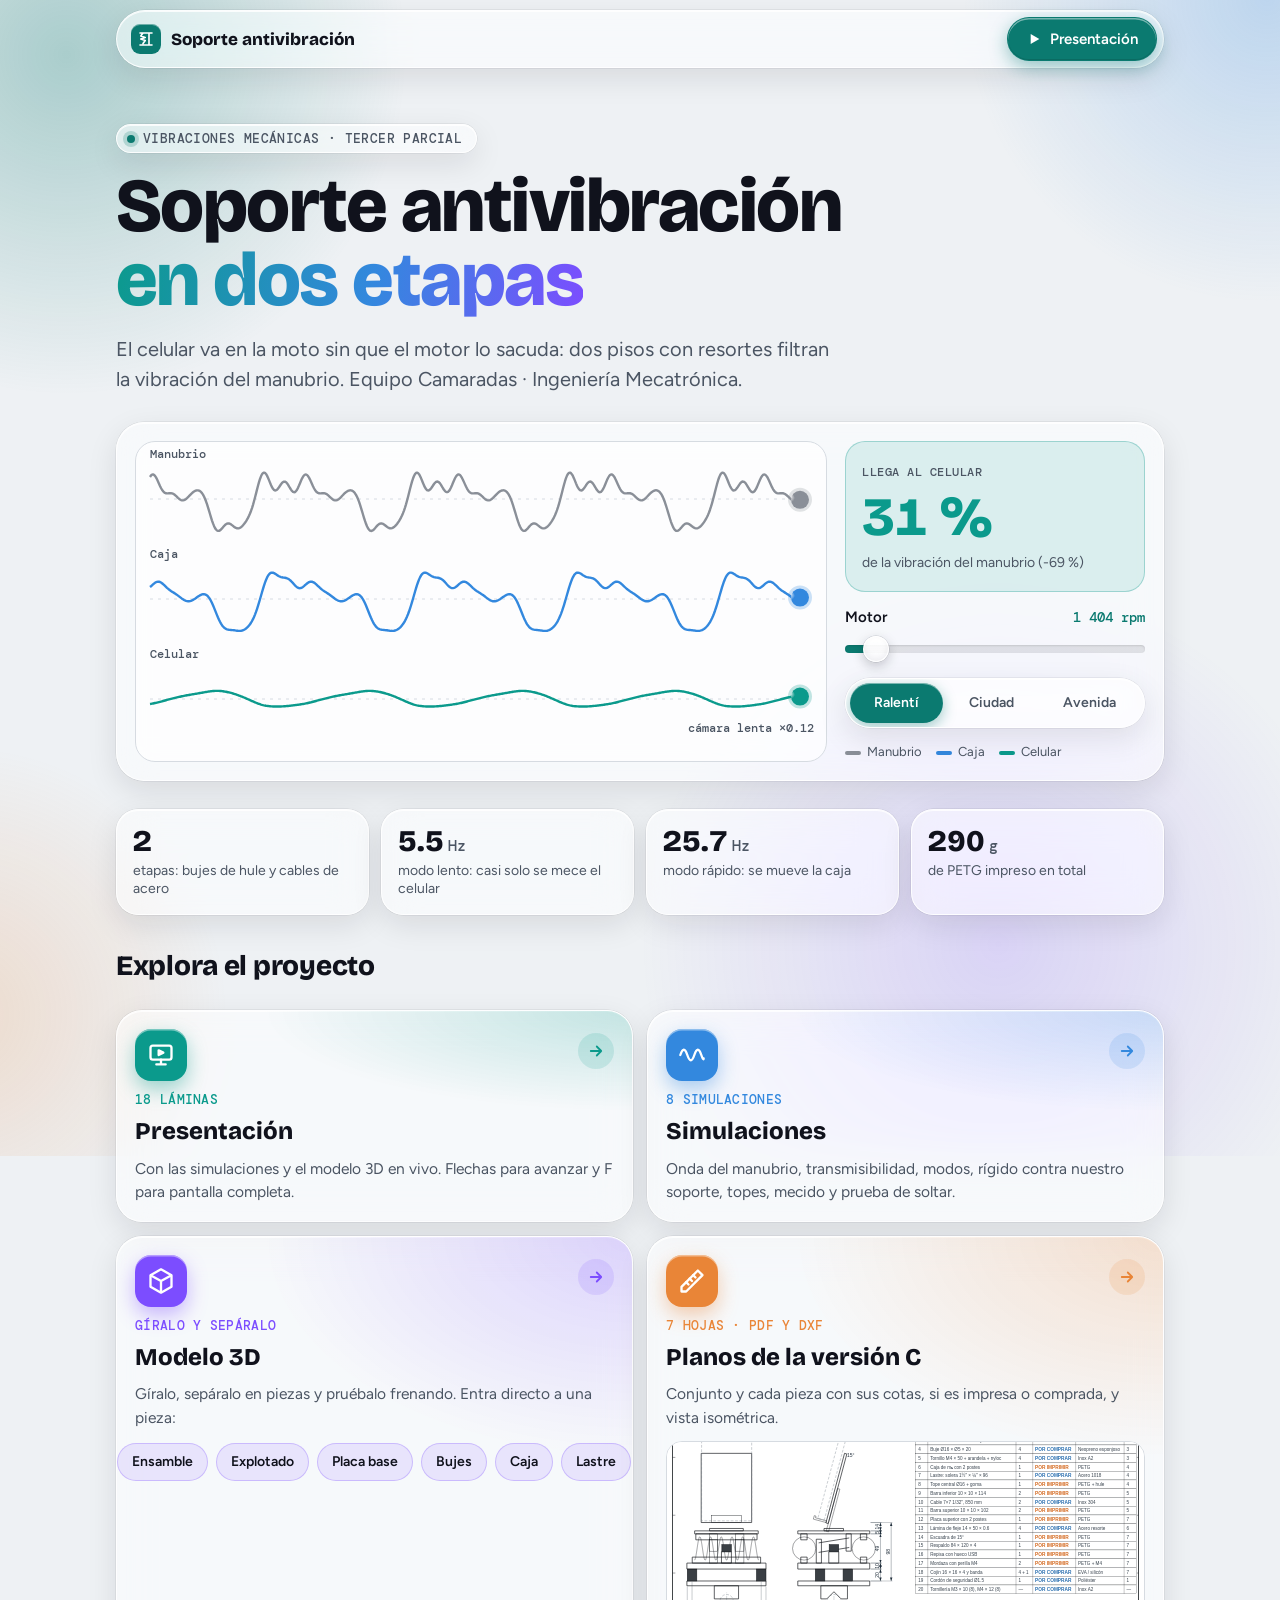
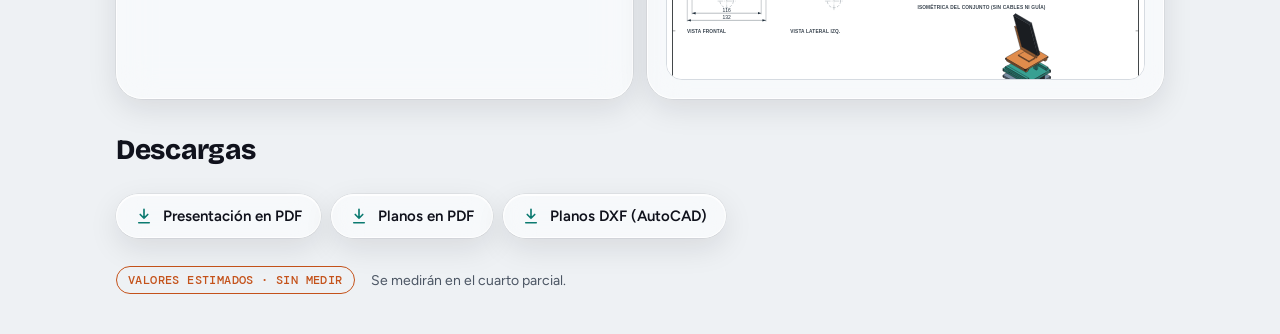
<file: index.html>
<!doctype html>
<html lang="es">
<head>
<meta charset="utf-8">
<meta name="viewport" content="width=device-width,initial-scale=1,viewport-fit=cover">
<title>Soporte antivibración</title>
<meta name="description" content="Soporte antivibración en dos etapas para celular en moto. Vibraciones Mecánicas · Equipo Camaradas.">
<link rel="preconnect" href="https://fonts.googleapis.com">
<link rel="preconnect" href="https://fonts.gstatic.com" crossorigin>
<link rel="stylesheet" href="https://fonts.googleapis.com/css2?family=Bricolage+Grotesque:opsz,wght@12..96,600;12..96,800&family=Figtree:wght@400;500;600;700&family=DM+Mono:wght@500&display=swap">
<link rel="stylesheet" href="estilo/vidrio.css">
<style>
/* Portada: fondo de color con vidrio encima (como la app de Teoría Musical). Arriba la idea y una demo en vivo
   (el motor mueve el manubrio y se ve cuánto llega al celular); abajo, tarjetas para entrar a cada parte. */
:root{--bg:#eef1f4;--panel:#ffffff;--ink:#10121c;--muted:#4b5563;--line:#d6dbe1;--chip:#e9edf1;
  --accent:#0b7a70;--accent-ink:#ffffff;--man:#8a8f98;--caja:#3388de;--cel:#0b9a8c;--warn:#c4521a;
  --c-pres:#0b9a8c;--c-sim:#3388de;--c-3d:#7c4dff;--c-plan:#e98537;
  --titulo:'Bricolage Grotesque','Figtree',system-ui,sans-serif;--texto:'Figtree',system-ui,-apple-system,'Segoe UI',sans-serif;--dato:'DM Mono',ui-monospace,Menlo,monospace;
  color-scheme:light}
@media (prefers-color-scheme:dark){:root:not([data-theme="light"]){--bg:#0d1116;--panel:#161c22;--ink:#eef2f5;--muted:#a3afb9;--line:#2a333b;--chip:#222a31;
  --accent:#4fd1bf;--accent-ink:#06201d;--man:#9aa3ad;--caja:#6aaef0;--cel:#4fd1bf;--warn:#f59a62;color-scheme:dark}}
:root[data-theme="dark"]{--bg:#0d1116;--panel:#161c22;--ink:#eef2f5;--muted:#a3afb9;--line:#2a333b;--chip:#222a31;
  --accent:#4fd1bf;--accent-ink:#06201d;--man:#9aa3ad;--caja:#6aaef0;--cel:#4fd1bf;--warn:#f59a62;color-scheme:dark}
*{box-sizing:border-box}
html{-webkit-text-size-adjust:100%}
body{margin:0;background:var(--bg);color:var(--ink);font:400 17px/1.5 var(--texto);min-height:100vh;overflow-x:hidden}
a{color:inherit}
:focus-visible{outline:3px solid var(--accent);outline-offset:3px;border-radius:12px}
.wrap{max-width:1080px;margin:0 auto;padding:0 max(16px,env(safe-area-inset-left,0px)) calc(40px + env(safe-area-inset-bottom,0px)) max(16px,env(safe-area-inset-right,0px));display:flex;flex-direction:column;gap:28px}

/* Barra de arriba: una píldora de vidrio que flota */
.top{position:sticky;top:calc(10px + env(safe-area-inset-top,0px));z-index:10;margin-top:calc(10px + env(safe-area-inset-top,0px));
  display:flex;align-items:center;justify-content:space-between;gap:12px;border-radius:999px;padding:6px 6px 6px 14px}
.marca{display:flex;align-items:center;gap:10px;font:800 17px/1 var(--titulo);text-decoration:none;min-width:0}
.marca span{white-space:nowrap;overflow:hidden;text-overflow:ellipsis}
.logo{width:30px;height:30px;flex:none;border-radius:9px;background:var(--accent);display:grid;place-items:center;box-shadow:inset 0 1px 0 rgb(255 255 255/.4)}
.btn{display:inline-flex;align-items:center;justify-content:center;gap:8px;min-height:44px;padding:0 18px;border-radius:999px;
  font:600 15px/1 var(--texto);text-decoration:none;white-space:nowrap;border:1px solid transparent;cursor:pointer;
  transition:transform .35s var(--spring),box-shadow .25s}
.btn:active{transform:scale(.95)}
.btn.prim{background:var(--accent);color:var(--accent-ink);box-shadow:inset 0 1.5px 0 rgb(255 255 255/.45),inset 0 -1px 0 rgb(0 0 0/.12),0 6px 18px color-mix(in srgb,var(--accent) 40%,transparent)}
.btn.glass{background:var(--glass-bg);border-color:var(--glass-brd);box-shadow:var(--glass-shadow);-webkit-backdrop-filter:blur(14px) saturate(160%);backdrop-filter:blur(14px) saturate(160%)}

/* Portada */
.hero{display:flex;flex-direction:column;gap:16px;padding-top:28px}
.eyebrow{align-self:flex-start;display:inline-flex;align-items:center;gap:8px;border-radius:999px;padding:7px 14px 7px 10px;font:500 13px/1 var(--dato);letter-spacing:.4px;text-transform:uppercase;color:var(--muted)}
.eyebrow i{width:8px;height:8px;border-radius:50%;background:var(--accent);box-shadow:0 0 0 4px color-mix(in srgb,var(--accent) 22%,transparent);animation:latido 1.6s ease-in-out infinite}
@keyframes latido{50%{box-shadow:0 0 0 7px color-mix(in srgb,var(--accent) 0%,transparent)}}
h1{margin:0;font:800 clamp(40px,9vw,76px)/.98 var(--titulo);letter-spacing:-.02em;text-wrap:balance}
h1 em{font-style:normal;background:linear-gradient(100deg,var(--c-pres),var(--c-sim) 55%,var(--c-3d));-webkit-background-clip:text;background-clip:text;color:transparent}
.lead{margin:0;font-size:clamp(17px,2.4vw,20px);color:var(--muted);max-width:56ch;text-wrap:pretty}
.acciones{display:flex;flex-wrap:wrap;gap:10px;margin-top:4px}

/* Demo en vivo */
.demo{border-radius:28px;padding:18px;display:grid;grid-template-columns:minmax(0,1fr) 300px;gap:18px}
.lanes{position:relative;min-width:0;border-radius:20px;background:color-mix(in srgb,var(--panel) 70%,transparent);border:1px solid var(--line);overflow:hidden}
#cv{display:block;width:100%;height:300px}
.side{display:flex;flex-direction:column;gap:14px;min-width:0}
.big{border-radius:20px;padding:16px;background:color-mix(in srgb,var(--cel) 12%,transparent);border:1px solid color-mix(in srgb,var(--cel) 30%,transparent)}
.big .k{font:500 12px/1 var(--dato);letter-spacing:.5px;text-transform:uppercase;color:var(--muted)}
.big b{display:block;font:800 54px/1 var(--titulo);color:var(--cel);font-variant-numeric:tabular-nums;margin:8px 0 4px;transition:color .3s}
.big b.mal{color:var(--warn)}
.big span{font-size:14px;color:var(--muted)}
.ctl{display:flex;flex-direction:column;gap:6px}
.ctl .fila{display:flex;justify-content:space-between;align-items:baseline;font-weight:600;font-size:15px}
.ctl output{font:500 14px/1 var(--dato);color:var(--accent);font-variant-numeric:tabular-nums}
.seg{font:600 14px/1 var(--texto)}
.seg>button{min-height:40px;padding:0 14px;cursor:pointer;font:inherit;flex:1 0 auto!important}
.ley{display:flex;flex-wrap:wrap;gap:6px 14px;font-size:13px;color:var(--muted)}
.ley i{display:inline-block;width:16px;height:4px;border-radius:2px;vertical-align:middle;margin-right:6px}

/* Números clave */
.datos{display:grid;grid-template-columns:repeat(4,minmax(0,1fr));gap:12px}
.dato{border-radius:22px;padding:16px}
.dato b{display:block;font:800 30px/1 var(--titulo);font-variant-numeric:tabular-nums}
.dato b small{font:500 15px/1 var(--dato);color:var(--muted);margin-left:4px}
.dato span{display:block;margin-top:6px;font-size:14px;color:var(--muted);line-height:1.3}

/* Tarjetas para entrar */
h2{margin:8px 0 0;font:800 28px/1.1 var(--titulo);letter-spacing:-.01em}
.cards{display:grid;grid-template-columns:repeat(2,minmax(0,1fr));gap:14px}
.card{--c:var(--accent);position:relative;display:flex;flex-direction:column;gap:12px;border-radius:26px;padding:18px;text-decoration:none;color:var(--ink);overflow:hidden;
  transition:transform .45s var(--spring),box-shadow .3s}
.card::before{content:'';position:absolute;inset:0;background:radial-gradient(120% 80% at 100% 0%,color-mix(in srgb,var(--c) 22%,transparent),transparent 60%);pointer-events:none}
@media (hover:hover){a.card:hover,.card.hov:hover{transform:translateY(-4px)}}
a.card:active{transform:scale(.98)}
.card .ic{position:relative;width:52px;height:52px;border-radius:16px;background:var(--c);display:grid;place-items:center;color:#fff;
  box-shadow:inset 0 1.5px 0 rgb(255 255 255/.45),0 8px 20px color-mix(in srgb,var(--c) 40%,transparent)}
.card .ic svg{width:28px;height:28px}
.card h3{position:relative;margin:0;font:800 24px/1.1 var(--titulo)}
.card p{position:relative;margin:0;color:var(--muted);font-size:15.5px}
.card .ir{position:absolute;right:18px;top:22px;width:36px;height:36px;border-radius:50%;display:grid;place-items:center;color:var(--c);background:color-mix(in srgb,var(--c) 14%,transparent);transition:transform .45s var(--spring)}
@media (hover:hover){.card:hover .ir{transform:translateX(4px)}}
.card .meta{position:relative;font:500 13px/1 var(--dato);color:var(--c);letter-spacing:.3px;text-transform:uppercase}
.card.pres{--c:var(--c-pres)}.card.sim{--c:var(--c-sim)}.card.m3d{--c:var(--c-3d)}.card.plan{--c:var(--c-plan)}
.thumb{position:relative;border-radius:16px;overflow:hidden;background:#fff;border:1px solid var(--line);aspect-ratio:16/8}
.thumb img{width:100%;height:100%;object-fit:cover;object-position:center 40%;display:block}
.vistas{position:relative;display:flex;gap:8px;overflow-x:auto;scrollbar-width:none;margin:0 -18px;padding:2px 18px 4px;scroll-snap-type:x proximity}
.vistas::-webkit-scrollbar{display:none}
.vistas a{flex:none;scroll-snap-align:start;min-height:38px;display:inline-flex;align-items:center;padding:0 14px;border-radius:999px;font:600 14px/1 var(--texto);text-decoration:none;
  background:color-mix(in srgb,var(--c) 12%,transparent);color:var(--ink);border:1px solid color-mix(in srgb,var(--c) 28%,transparent);transition:transform .3s var(--spring),background .2s}
.vistas a:active{transform:scale(.94)}
@media (hover:hover){.vistas a:hover{background:color-mix(in srgb,var(--c) 22%,transparent)}}
.stretch{position:absolute;inset:0;z-index:0}

/* Descargas y pie */
.descargas{display:flex;flex-wrap:wrap;gap:10px}
.descargas a{gap:10px}
.descargas svg{width:18px;height:18px;color:var(--accent)}
footer{display:flex;flex-wrap:wrap;align-items:center;gap:10px 16px;color:var(--muted);font-size:14px}
.tag{font:500 12px/1 var(--dato);letter-spacing:.4px;text-transform:uppercase;color:var(--warn);border:1px solid currentColor;border-radius:999px;padding:7px 11px}

/* Aparecer al cargar */
.sube{animation:sube .7s var(--ease) both}
@keyframes sube{from{opacity:0;transform:translateY(18px)}}
@media (prefers-reduced-motion:reduce){.sube{animation:none}.eyebrow i{animation:none}}

@media (max-width:820px){
  .demo{grid-template-columns:minmax(0,1fr);padding:14px;border-radius:24px}
  #cv{height:240px}
  .datos{grid-template-columns:repeat(2,minmax(0,1fr))}
  .cards{grid-template-columns:minmax(0,1fr)}
  .top .btn{padding:0 14px}
}
@media (max-width:400px){.top .btn span{display:none}.big b{font-size:46px}}
</style>
</head>
<body>
<div class="fondo-color" aria-hidden="true"></div>
<div class="wrap">

<header class="top vidrio">
  <a class="marca" href="#" aria-label="Soporte antivibración, inicio">
    <span class="logo" aria-hidden="true"><svg width="18" height="18" viewBox="0 0 24 24" fill="none" stroke="#fff" stroke-width="2.2" stroke-linecap="round" stroke-linejoin="round"><path d="M4 4h16M4 20h16M8 4l-3 4 6 2-6 2 6 2-3 4M16 4v16"/></svg></span>
    <span>Soporte antivibración</span>
  </a>
  <a class="btn prim" href="presentacion.html"><svg width="16" height="16" viewBox="0 0 24 24" fill="currentColor" aria-hidden="true"><path d="M7 4.5v15l13-7.5z"/></svg><span>Presentación</span></a>
</header>

<section class="hero">
  <span class="eyebrow vidrio sube"><i></i>Vibraciones Mecánicas · Tercer parcial</span>
  <h1 class="sube" style="animation-delay:.05s">Soporte antivibración <em>en dos etapas</em></h1>
  <p class="lead sube" style="animation-delay:.1s">El celular va en la moto sin que el motor lo sacuda: dos pisos con resortes filtran la vibración del manubrio. Equipo Camaradas · Ingeniería Mecatrónica.</p>
</section>

<section class="demo vidrio sube" style="animation-delay:.15s" aria-label="Demo: cuánto llega al celular">
  <div class="lanes"><canvas id="cv" aria-label="La vibración del manubrio, de la caja y del celular en el tiempo"></canvas></div>
  <div class="side">
    <div class="big"><span class="k">Llega al celular</span><b id="pct">—</b><span id="pctTxt">de la vibración del manubrio</span></div>
    <div class="ctl">
      <label class="fila" for="rpm">Motor <output id="rpmv">1 404 rpm</output></label>
      <input id="rpm" type="range" min="1000" max="7200" step="20" value="1404" aria-describedby="rpmv">
    </div>
    <div class="seg vidrio" id="presets" role="group" aria-label="Régimen del motor">
      <button type="button" data-rpm="1404">Ralentí</button><button type="button" data-rpm="3000">Ciudad</button><button type="button" data-rpm="6000">Avenida</button>
    </div>
    <div class="ley"><span><i style="background:var(--man)"></i>Manubrio</span><span><i style="background:var(--caja)"></i>Caja</span><span><i style="background:var(--cel)"></i>Celular</span></div>
  </div>
</section>

<section class="datos" aria-label="Números clave">
  <div class="dato vidrio sube" style="animation-delay:.2s"><b>2</b><span>etapas: bujes de hule y cables de acero</span></div>
  <div class="dato vidrio sube" style="animation-delay:.24s"><b id="f1">5.5<small>Hz</small></b><span>modo lento: casi solo se mece el celular</span></div>
  <div class="dato vidrio sube" style="animation-delay:.28s"><b id="f2">25.7<small>Hz</small></b><span>modo rápido: se mueve la caja</span></div>
  <div class="dato vidrio sube" style="animation-delay:.32s"><b>290<small>g</small></b><span>de PETG impreso en total</span></div>
</section>

<h2>Explora el proyecto</h2>
<section class="cards">
  <a class="card pres vidrio" href="presentacion.html">
    <span class="ir" aria-hidden="true"><svg width="18" height="18" viewBox="0 0 24 24" fill="none" stroke="currentColor" stroke-width="2.4" stroke-linecap="round" stroke-linejoin="round"><path d="M5 12h14M13 6l6 6-6 6"/></svg></span>
    <span class="ic" aria-hidden="true"><svg viewBox="0 0 24 24" fill="none" stroke="currentColor" stroke-width="2" stroke-linecap="round" stroke-linejoin="round"><rect x="3" y="4" width="18" height="12" rx="2"/><path d="M12 16v4M8 20h8M10 8l4 2-4 2z"/></svg></span>
    <span class="meta">18 láminas</span>
    <h3>Presentación</h3>
    <p>Con las simulaciones y el modelo 3D en vivo. Flechas para avanzar y F para pantalla completa.</p>
  </a>
  <a class="card sim vidrio" href="simulaciones.html">
    <span class="ir" aria-hidden="true"><svg width="18" height="18" viewBox="0 0 24 24" fill="none" stroke="currentColor" stroke-width="2.4" stroke-linecap="round" stroke-linejoin="round"><path d="M5 12h14M13 6l6 6-6 6"/></svg></span>
    <span class="ic" aria-hidden="true"><svg viewBox="0 0 24 24" fill="none" stroke="currentColor" stroke-width="2" stroke-linecap="round" stroke-linejoin="round"><path d="M2 12c2-6 4-6 6 0s4 6 6 0 4-6 6 0 2 3 2 3"/></svg></span>
    <span class="meta">8 simulaciones</span>
    <h3>Simulaciones</h3>
    <p>Onda del manubrio, transmisibilidad, modos, rígido contra nuestro soporte, topes, mecido y prueba de soltar.</p>
  </a>
  <div class="card m3d vidrio hov">
    <a class="stretch" href="modelo3d.html" aria-label="Abrir el modelo 3D"></a>
    <span class="ir" aria-hidden="true"><svg width="18" height="18" viewBox="0 0 24 24" fill="none" stroke="currentColor" stroke-width="2.4" stroke-linecap="round" stroke-linejoin="round"><path d="M5 12h14M13 6l6 6-6 6"/></svg></span>
    <span class="ic" aria-hidden="true"><svg viewBox="0 0 24 24" fill="none" stroke="currentColor" stroke-width="2" stroke-linejoin="round"><path d="M12 2l9 5v10l-9 5-9-5V7z"/><path d="M3 7l9 5 9-5M12 12v10"/></svg></span>
    <span class="meta">Gíralo y sepáralo</span>
    <h3>Modelo 3D</h3>
    <p>Gíralo, sepáralo en piezas y pruébalo frenando. Entra directo a una pieza:</p>
    <nav class="vistas" aria-label="Vistas del modelo 3D">
      <a href="modelo3d.html#ensamble">Ensamble</a><a href="modelo3d.html#explotado">Explotado</a><a href="modelo3d.html#base">Placa base</a><a href="modelo3d.html#bujes">Bujes</a><a href="modelo3d.html#caja">Caja</a><a href="modelo3d.html#solera">Lastre</a><a href="modelo3d.html#cables">Cables</a><a href="modelo3d.html#sup">Placa superior</a><a href="modelo3d.html#porta">Porta-celular</a><a href="modelo3d.html#guia">Guía de láminas</a>
    </nav>
  </div>
  <a class="card plan vidrio" href="planos/index.html">
    <span class="ir" aria-hidden="true"><svg width="18" height="18" viewBox="0 0 24 24" fill="none" stroke="currentColor" stroke-width="2.4" stroke-linecap="round" stroke-linejoin="round"><path d="M5 12h14M13 6l6 6-6 6"/></svg></span>
    <span class="ic" aria-hidden="true"><svg viewBox="0 0 24 24" fill="none" stroke="currentColor" stroke-width="2" stroke-linecap="round" stroke-linejoin="round"><path d="M3 17L17 3l4 4L7 21H3z"/><path d="M7 13l2 2M10 10l2 2M13 7l2 2"/></svg></span>
    <span class="meta">7 hojas · PDF y DXF</span>
    <h3>Planos de la versión C</h3>
    <p>Conjunto y cada pieza con sus cotas, si es impresa o comprada, y vista isométrica.</p>
    <span class="thumb"><img src="planos/conjunto.svg" alt="" loading="lazy"></span>
  </a>
</section>

<h2>Descargas</h2>
<section class="descargas">
  <a class="btn glass" href="presentacion.pdf"><svg viewBox="0 0 24 24" fill="none" stroke="currentColor" stroke-width="2.2" stroke-linecap="round" stroke-linejoin="round"><path d="M12 3v12M7 10l5 5 5-5M5 21h14"/></svg>Presentación en PDF</a>
  <a class="btn glass" href="planos/planos-version-C.pdf"><svg viewBox="0 0 24 24" fill="none" stroke="currentColor" stroke-width="2.2" stroke-linecap="round" stroke-linejoin="round"><path d="M12 3v12M7 10l5 5 5-5M5 21h14"/></svg>Planos en PDF</a>
  <a class="btn glass" href="planos/dxf/planos-version-C-dxf.zip"><svg viewBox="0 0 24 24" fill="none" stroke="currentColor" stroke-width="2.2" stroke-linecap="round" stroke-linejoin="round"><path d="M12 3v12M7 10l5 5 5-5M5 21h14"/></svg>Planos DXF (AutoCAD)</a>
</section>

<footer><span class="tag">Valores estimados · sin medir</span><span>Se medirán en el cuarto parcial.</span></footer>
</div>

<script src="estilo/vidrio.js"></script>
<script>
(function(){'use strict';
/* Modelo vertical de 2 masas con base excitada (el mismo de simulaciones.html). */
var M1=.308,M2=.417,K1=7464,C1=55.4,K2=535,C2=4.18,PI2=2*Math.PI;
function solve(f){var w=PI2*f,ar=K1+K2-M1*w*w,ai=w*(C1+C2),br=-K2,bi=-w*C2,dr=K2-M2*w*w,di=w*C2,rr=K1,ri=w*C1;
  var adr=ar*dr-ai*di,adi=ar*di+ai*dr,bbr=br*br-bi*bi,bbi=2*br*bi,Dr=adr-bbr,Di=adi-bbi,Dm=Dr*Dr+Di*Di;
  var nr=-(br*rr-bi*ri),ni=-(br*ri+bi*rr),xr=(nr*Dr+ni*Di)/Dm,xi=(ni*Dr-nr*Di)/Dm;
  var a1r=rr*dr-ri*di,a1i=rr*di+ri*dr,yr=(a1r*Dr+a1i*Di)/Dm,yi=(a1i*Dr-a1r*Di)/Dm;
  return{m2:Math.hypot(xr,xi),p2:Math.atan2(xi,xr),m1:Math.hypot(yr,yi),p1:Math.atan2(yi,yr)}}
(function(){var tr=(K1+K2)/M1+K2/M2,det=K1*K2/(M1*M2),s=Math.sqrt(tr*tr-4*det);
  function fx(v){return v.toFixed(1)+'<small>Hz</small>'}
  document.getElementById('f1').innerHTML=fx(Math.sqrt((tr-s)/2)/PI2);document.getElementById('f2').innerHTML=fx(Math.sqrt((tr+s)/2)/PI2)})();

var NH=8,PH=[0,.9,2.1,.4,1.7,2.8,1.1,.3],H=[],rpm=1404,fe=rpm/120;
function calc(){fe=rpm/120;H=[];var s0=0,s2=0;
  for(var n=1;n<=NH;n++){var r=solve(n*fe),a=1/n;H.push({a:a,r:r});s0+=a*a;s2+=Math.pow(a*r.m2,2)}
  var ratio=Math.sqrt(s2/s0),p=Math.round(ratio*100),el=document.getElementById('pct');
  el.textContent=p+' %';el.classList.toggle('mal',ratio>1);
  document.getElementById('pctTxt').textContent=ratio>1?'¡amplifica! más de lo que llega al manubrio':'de la vibración del manubrio ('+(p-100)+' %)';
  document.getElementById('rpmv').textContent=rpm.toLocaleString('es-MX').replace(',', ' ')+' rpm';
  [].forEach.call(document.querySelectorAll('#presets button'),function(b){b.setAttribute('aria-pressed',+b.dataset.rpm===rpm)})}
var R=document.getElementById('rpm');
R.addEventListener('input',function(){rpm=+R.value;calc();if(still)draw()});
[].forEach.call(document.querySelectorAll('#presets button'),function(b){b.onclick=function(){animateTo(+b.dataset.rpm)}});
/* Al tocar un régimen, el slider viaja hasta él con un resorte. */
var anim=null;function animateTo(v){var from=rpm,t0=performance.now(),D=650;cancelAnimationFrame(anim);
  (function step(now){var u=Math.min(1,(now-t0)/D),e=1-Math.pow(1-u,3)*Math.cos(u*2.2);rpm=Math.round(from+(v-from)*Math.min(e,1.04));if(u>=1)rpm=v;
    R.value=rpm;calc();if(still)draw();if(u<1)anim=requestAnimationFrame(step)})(t0)}

var cv=document.getElementById('cv'),ctx=cv.getContext('2d'),W=0,Hh=0,still=window.matchMedia('(prefers-reduced-motion: reduce)').matches,T=0,last=0;
function css(n){return getComputedStyle(document.documentElement).getPropertyValue(n).trim()}
function size(){var d=Math.min(devicePixelRatio||1,2);W=cv.clientWidth;Hh=cv.clientHeight;cv.width=W*d;cv.height=Hh*d;ctx.setTransform(d,0,0,d,0,0)}
function val(t,k){var s=0;for(var n=1;n<=NH;n++){var h=H[n-1],m=k===0?1:k===1?h.r.m1:h.r.m2,p=k===0?0:k===1?h.r.p1:h.r.p2;s+=h.a*m*Math.sin(PI2*n*fe*t+PH[n-1]+p)}return s}
function draw(){ctx.clearRect(0,0,W,Hh);
  var cols=[css('--man'),css('--caja'),css('--cel')],names=['Manubrio','Caja','Celular'],lane=Hh/3,amp=lane*.2,
      slow=rate(),span=3*slow,x0=14,x1=W-34,ink=css('--muted'),grid=css('--line');
  ctx.font='500 12px '+css('--dato').split(',')[0]+',monospace';
  for(var k=0;k<3;k++){var cy=lane*k+lane/2+7;
    ctx.strokeStyle=grid;ctx.lineWidth=1;ctx.setLineDash([3,5]);ctx.beginPath();ctx.moveTo(x0,cy);ctx.lineTo(x1,cy);ctx.stroke();ctx.setLineDash([]);
    ctx.fillStyle=ink;ctx.textAlign='left';ctx.fillText(names[k],x0,lane*k+16);
    ctx.strokeStyle=cols[k];ctx.lineWidth=2.4;ctx.lineJoin='round';ctx.beginPath();
    var N=Math.max(160,Math.round(x1-x0)),yEnd=0;
    for(var i=0;i<=N;i++){var u=i/N,t=T-span*(1-u),y=Math.max(-1.6,Math.min(1.6,val(t,k)));var X=x0+u*(x1-x0),Y=cy-y*amp;i?ctx.lineTo(X,Y):ctx.moveTo(X,Y);yEnd=Y}
    ctx.stroke();
    /* la masa: una bolita que rebota al final del rastro */
    var g=ctx.createRadialGradient(x1-2,yEnd-3,1,x1,yEnd,10);g.addColorStop(0,'#fff');g.addColorStop(.35,cols[k]);g.addColorStop(1,cols[k]);
    ctx.fillStyle=g;ctx.beginPath();ctx.arc(x1+8,yEnd,9,0,PI2);ctx.fill();
    ctx.strokeStyle=cols[k];ctx.globalAlpha=.25;ctx.lineWidth=6;ctx.stroke();ctx.globalAlpha=1}
  /* velocidad de la animación: cámara lenta para que se vea la forma de la onda */
  ctx.fillStyle=ink;ctx.textAlign='right';ctx.fillText('cámara lenta ×'+slow.toFixed(2),W-12,Hh-10)}
/* Cámara lenta: a más rpm, la onda se ve más rápida y más apretada, pero sin volverse un borrón. */
function rate(){return 1.4*Math.sqrt(fe/11.7)/fe}
function loop(now){var dt=Math.min(.05,(now-(last||now))/1000);last=now;T+=dt*rate();draw();requestAnimationFrame(loop)}
size();calc();
if(still)draw();else requestAnimationFrame(loop);
window.addEventListener('resize',function(){size();draw()});
matchMedia('(prefers-color-scheme: dark)').addEventListener&&matchMedia('(prefers-color-scheme: dark)').addEventListener('change',draw);
})();
</script>
</body>
</html>
</file>
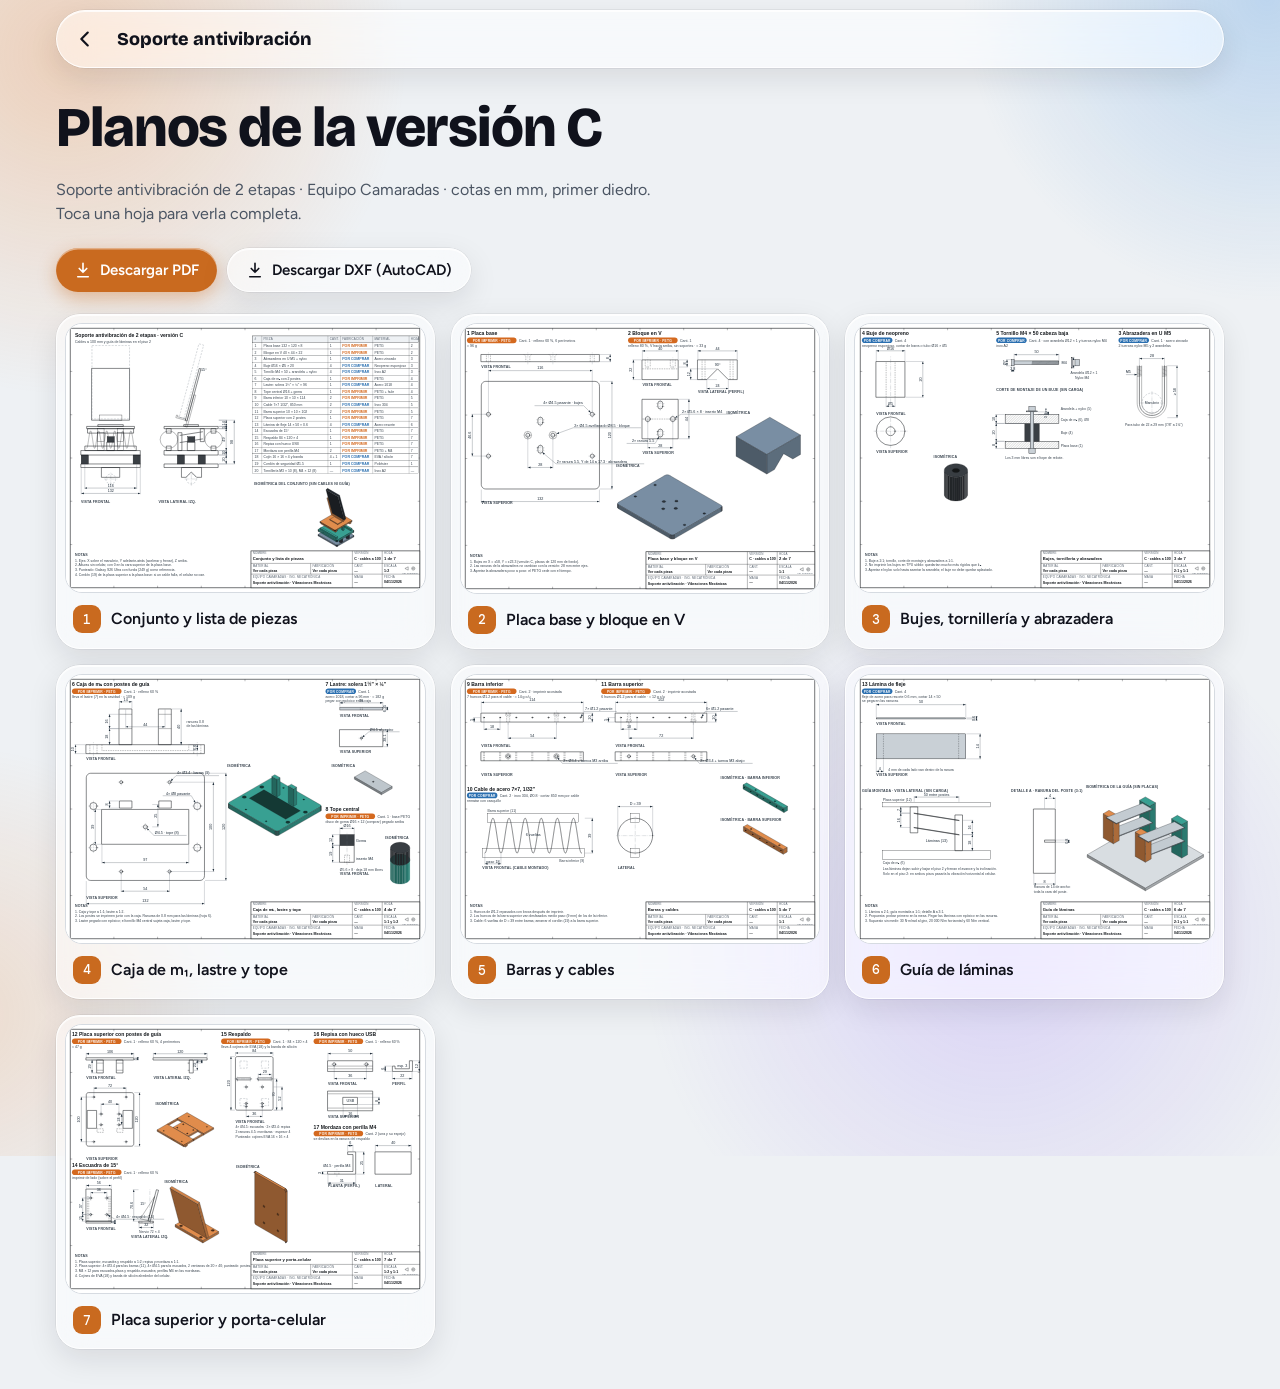
<file: planos/index.html>
<!doctype html>
<html lang="es"><head><meta charset="utf-8"><meta name="viewport" content="width=device-width,initial-scale=1,viewport-fit=cover">
<title>Planos versión C</title>
<link rel="preconnect" href="https://fonts.googleapis.com">
<link rel="preconnect" href="https://fonts.gstatic.com" crossorigin>
<link rel="stylesheet" href="https://fonts.googleapis.com/css2?family=Bricolage+Grotesque:opsz,wght@12..96,800&family=Figtree:wght@400;500;600&family=DM+Mono:wght@500&display=swap">
<link rel="stylesheet" href="../estilo/vidrio.css">
<style>
:root{--bg:#eef1f4;--panel:#fff;--ink:#10121c;--muted:#4b5563;--line:#d6dbe1;--accent:#c96a1f;--accent-ink:#fff;
  --titulo:'Bricolage Grotesque','Figtree',system-ui,sans-serif;--texto:'Figtree',system-ui,-apple-system,'Segoe UI',sans-serif;--dato:'DM Mono',ui-monospace,Menlo,monospace;color-scheme:light}
@media (prefers-color-scheme:dark){:root:not([data-theme="light"]){--bg:#0d1116;--panel:#161c22;--ink:#eef2f5;--muted:#a3afb9;--line:#2a333b;--accent:#f0a062;--accent-ink:#2a1505;color-scheme:dark}}
:root[data-theme="dark"]{--bg:#0d1116;--panel:#161c22;--ink:#eef2f5;--muted:#a3afb9;--line:#2a333b;--accent:#f0a062;--accent-ink:#2a1505;color-scheme:dark}
*{box-sizing:border-box}
body{margin:0;background:var(--bg);color:var(--ink);font:400 16px/1.5 var(--texto);overflow-x:hidden}
:focus-visible{outline:3px solid var(--accent);outline-offset:3px;border-radius:14px}
.wrap{max-width:1200px;margin:0 auto;padding:calc(10px + env(safe-area-inset-top,0px)) max(16px,env(safe-area-inset-right,0px)) 40px max(16px,env(safe-area-inset-left,0px));display:flex;flex-direction:column;gap:22px}
.top{position:sticky;top:calc(10px + env(safe-area-inset-top,0px));z-index:5;display:flex;align-items:center;gap:10px;border-radius:999px;padding:6px}
.atras{width:44px;height:44px;flex:none;border-radius:50%;display:grid;place-items:center;color:var(--ink);text-decoration:none;transition:transform .35s var(--spring)}
.atras:active{transform:scale(.92)}
.top b{font:800 18px/1 var(--titulo);flex:1;min-width:0;white-space:nowrap;overflow:hidden;text-overflow:ellipsis}
h1{margin:10px 0 0;font:800 clamp(34px,7vw,56px)/1 var(--titulo);letter-spacing:-.02em}
.lead{margin:0;color:var(--muted);max-width:60ch}
.desc{display:flex;flex-wrap:wrap;gap:10px}
.btn{display:inline-flex;align-items:center;gap:8px;min-height:44px;padding:0 18px;border-radius:999px;font:600 15px/1 var(--texto);text-decoration:none;color:var(--ink);transition:transform .35s var(--spring)}
.btn:active{transform:scale(.95)}
.btn.prim{background:var(--accent);color:var(--accent-ink);box-shadow:inset 0 1.5px 0 rgb(255 255 255/.45),0 6px 18px color-mix(in srgb,var(--accent) 40%,transparent)}
.btn svg{width:18px;height:18px}
main{display:grid;grid-template-columns:repeat(auto-fill,minmax(min(100%,340px),1fr));gap:16px}
a.card{display:flex;flex-direction:column;border-radius:24px;padding:8px;color:inherit;text-decoration:none;transition:transform .45s var(--spring)}
@media (hover:hover){a.card:hover{transform:translateY(-4px)}}
a.card:active{transform:scale(.98)}
a.card img{display:block;width:100%;aspect-ratio:4/3;object-fit:contain;background:#fff;border-radius:17px;border:1px solid var(--line)}
a.card span{display:flex;align-items:center;gap:10px;padding:12px 8px 6px;font-weight:600}
a.card i{font:500 13px/1 var(--dato);font-style:normal;color:var(--accent-ink);background:var(--accent);border-radius:9px;min-width:28px;height:28px;display:grid;place-items:center;flex:none}
.sube{animation:sube .6s cubic-bezier(.22,.61,.36,1) both}@keyframes sube{from{opacity:0;transform:translateY(16px)}}
@media (prefers-reduced-motion:reduce){.sube{animation:none}}
</style></head><body>
<div class="fondo-color" aria-hidden="true" style="--accent:#e98537"></div>
<div class="wrap">
<header class="top vidrio"><a class="atras" href="../index.html" aria-label="Volver a la portada"><svg width="22" height="22" viewBox="0 0 24 24" fill="none" stroke="currentColor" stroke-width="2.4" stroke-linecap="round" stroke-linejoin="round"><path d="M15 5l-7 7 7 7"/></svg></a><b>Soporte antivibración</b></header>
<h1>Planos de la versión C</h1>
<p class="lead">Soporte antivibración de 2 etapas · Equipo Camaradas · cotas en mm, primer diedro. Toca una hoja para verla completa.</p>
<div class="desc">
<a class="btn prim" href="planos-version-C.pdf"><svg viewBox="0 0 24 24" fill="none" stroke="currentColor" stroke-width="2.2" stroke-linecap="round" stroke-linejoin="round"><path d="M12 3v12M7 10l5 5 5-5M5 21h14"/></svg>Descargar PDF</a>
<a class="btn vidrio" href="dxf/planos-version-C-dxf.zip"><svg viewBox="0 0 24 24" fill="none" stroke="currentColor" stroke-width="2.2" stroke-linecap="round" stroke-linejoin="round"><path d="M12 3v12M7 10l5 5 5-5M5 21h14"/></svg>Descargar DXF (AutoCAD)</a>
</div>
<main>
<a class="card vidrio sube" href="conjunto.svg"><img src="conjunto.svg" alt="Conjunto"><span><i>1</i>Conjunto y lista de piezas</span></a>
<a class="card vidrio sube" style="animation-delay:.04s" href="base.svg"><img src="base.svg" alt="Placa base" loading="lazy"><span><i>2</i>Placa base y bloque en V</span></a>
<a class="card vidrio sube" style="animation-delay:.08s" href="bujes.svg"><img src="bujes.svg" alt="Bujes" loading="lazy"><span><i>3</i>Bujes, tornillería y abrazadera</span></a>
<a class="card vidrio sube" style="animation-delay:.12s" href="caja.svg"><img src="caja.svg" alt="Caja" loading="lazy"><span><i>4</i>Caja de m₁, lastre y tope</span></a>
<a class="card vidrio sube" style="animation-delay:.16s" href="cables.svg"><img src="cables.svg" alt="Barras y cables" loading="lazy"><span><i>5</i>Barras y cables</span></a>
<a class="card vidrio sube" style="animation-delay:.2s" href="guia.svg"><img src="guia.svg" alt="Guía" loading="lazy"><span><i>6</i>Guía de láminas</span></a>
<a class="card vidrio sube" style="animation-delay:.24s" href="porta.svg"><img src="porta.svg" alt="Porta-celular" loading="lazy"><span><i>7</i>Placa superior y porta-celular</span></a>
</main></div></body></html>
</file>
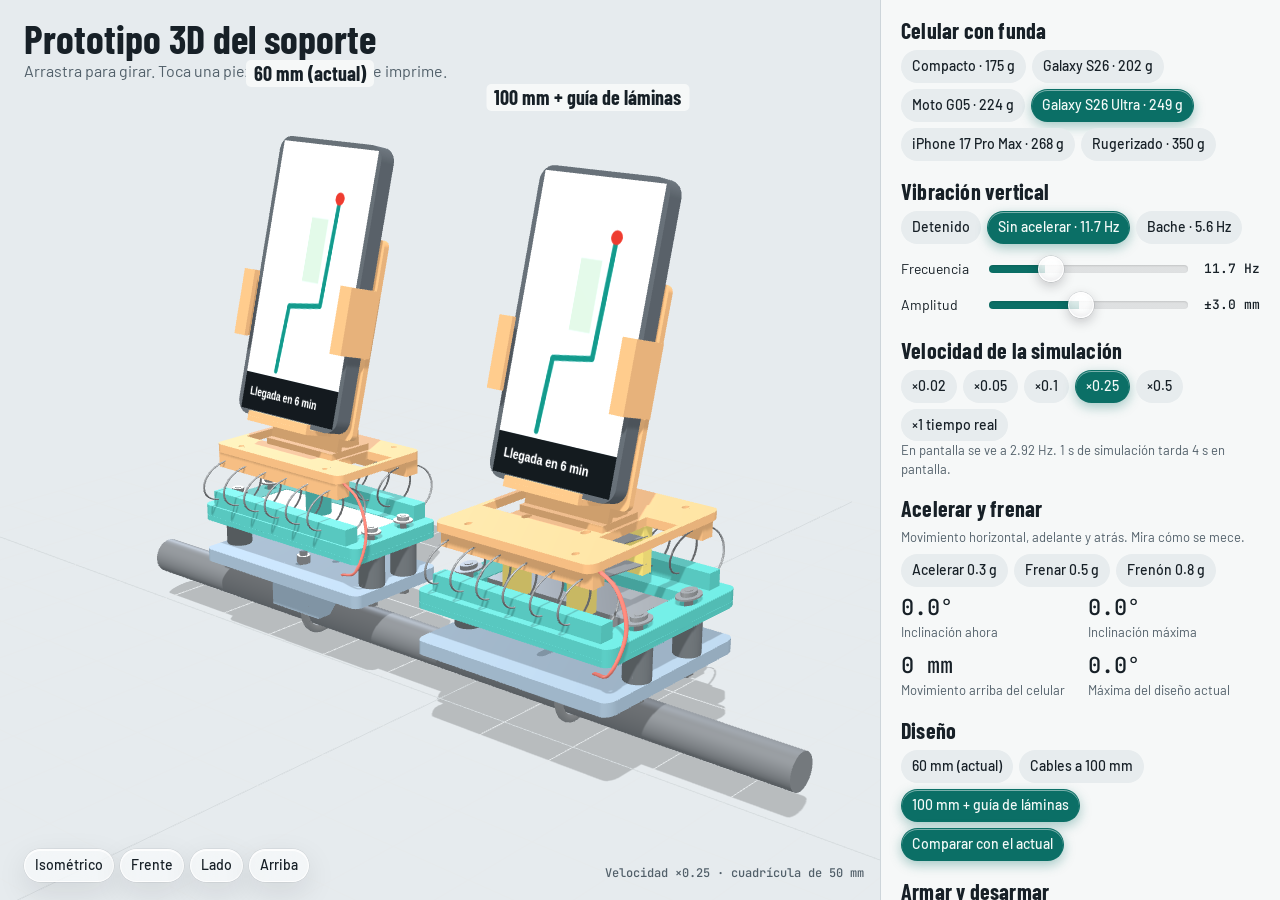
<file: modelo3d.html>
<!doctype html><html lang="es"><head><meta charset=utf8><meta name=viewport content="width=device-width,initial-scale=1,viewport-fit=cover"><style>:root{color-scheme:light;box-sizing:border-box;padding-top:env(safe-area-inset-top,0px);padding-bottom:env(safe-area-inset-bottom,0px)}html{scroll-padding-top:env(safe-area-inset-top,0px)}body{margin:0;padding:0;font:14px -apple-system,BlinkMacSystemFont,sans-serif;background:#fff;color:#000}img{max-width:100%}[hidden]:not([hidden=until-found i]){display:none!important}</style></head><body>
<title>Prototipo 3D del soporte</title>
<meta name="claude:viewport-fit-sides" content="cover">
<link rel="preconnect" href="https://fonts.googleapis.com">
<link rel="stylesheet" href="https://fonts.googleapis.com/css2?family=Barlow+Condensed:wght@600;700&family=Barlow:wght@400;500;600&family=JetBrains+Mono:wght@500&display=swap">
<link rel="stylesheet" href="estilo/vidrio.css">
<style>
/* Layout: mesa de trabajo a todo lo alto con el modelo; a la derecha, la ficha de impresión. */
:root{--bg:#e6ebee;--panel:#f6f8f8;--ink:#172027;--muted:#52606a;--line:#cdd5da;--accent:#0b6f66;--accent-ink:#f4faf8;--warn:#a94811;--chip:#e7ecee;
--display:'Barlow Condensed','Arial Narrow',Arial,sans-serif;--body:'Barlow',Arial,sans-serif;--mono:'JetBrains Mono','Courier New',monospace;--grid:#aeb9bf;--grid2:#c9d1d6}
@media (prefers-color-scheme:dark){:root:not([data-theme="light"]){--bg:#12181d;--panel:#1a2228;--ink:#e8eef0;--muted:#a0b0b9;--line:#303c44;--accent:#58c9b8;--accent-ink:#08221f;--warn:#f0985f;--chip:#27323a;--grid:#3b4851;--grid2:#27323a;color-scheme:dark}}
:root[data-theme="dark"]{--bg:#12181d;--panel:#1a2228;--ink:#e8eef0;--muted:#a0b0b9;--line:#303c44;--accent:#58c9b8;--accent-ink:#08221f;--warn:#f0985f;--chip:#27323a;--grid:#3b4851;--grid2:#27323a;color-scheme:dark}
html,body{height:100%}
body{background:var(--bg);color:var(--ink);font:400 16px/1.4 var(--body)}
*{box-sizing:border-box}
.app{height:100%;display:grid;grid-template-columns:minmax(0,1fr) 400px}
.stage{position:relative;min-width:0;min-height:0;overflow:hidden}
#view{position:absolute;inset:0;touch-action:none;cursor:grab}
#view:active{cursor:grabbing}
#view canvas{display:block}
.stage h1{position:absolute;left:max(24px,env(safe-area-inset-left,0px));top:18px;margin:0;font:700 40px/1 var(--display);pointer-events:none}
.stage .sub{position:absolute;left:max(24px,env(safe-area-inset-left,0px));top:60px;margin:0;color:var(--muted);font-size:16px;pointer-events:none;max-width:60ch}
.views{position:absolute;left:max(24px,env(safe-area-inset-left,0px));bottom:18px;display:flex;gap:6px;flex-wrap:wrap}
.note{position:absolute;right:16px;bottom:18px;margin:0;font:500 12px/1.3 var(--mono);color:var(--muted);text-align:right;pointer-events:none}
.panel{background:var(--panel);border-left:1px solid var(--line);overflow:auto;padding-block:18px;padding-inline:20px;display:flex;flex-direction:column;gap:18px;min-width:0}
h2{margin:0 0 8px;font:700 22px/1.1 var(--display);letter-spacing:.2px}
.chips{display:flex;flex-wrap:wrap;gap:6px}
button{font:500 14px/1.2 var(--body);color:var(--ink);background:var(--chip);border:1px solid transparent;border-radius:6px;padding:7px 10px;cursor:pointer}
button:hover{border-color:var(--muted)}
button[aria-pressed="true"]{background:var(--accent);color:var(--accent-ink)}
:focus-visible{outline:2px solid var(--accent);outline-offset:2px}
label.range{display:grid;grid-template-columns:78px 1fr 62px;gap:10px;align-items:center;font-size:14px}
label.range[for=explode]{grid-template-columns:auto 1fr}
.ctl{display:flex;flex-direction:column;gap:6px;margin-top:10px}
output{font:500 13px/1 var(--mono);text-align:right}
.rigl{position:absolute;margin:0;transform:translate(-50%,-100%);font:700 20px/1.05 var(--display);text-align:center;pointer-events:none;background:var(--panel);padding:3px 8px;border-radius:5px;white-space:nowrap}
#pulses,#hnums{margin-top:8px}
input[type=range]{width:100%;accent-color:var(--accent)}
.nums{display:grid;grid-template-columns:1fr 1fr;gap:10px 14px}
.num b{display:block;font:500 22px/1.15 var(--mono);font-variant-numeric:tabular-nums}
.num span{font-size:13px;color:var(--muted)}
.verdict{margin:10px 0 0;font-size:14px;font-weight:600}
.verdict.warn{color:var(--warn)}
.parts{list-style:none;margin:0;padding:0;display:flex;flex-direction:column}
.parts button{width:100%;display:grid;grid-template-columns:14px minmax(0,1fr) auto;gap:9px;align-items:center;text-align:left;background:none;border:0;border-bottom:1px solid var(--line);border-radius:0;padding:7px 2px;font-size:15px}
.parts button:hover{background:var(--chip)}
.parts button[aria-pressed="true"]{background:var(--chip);color:var(--ink);font-weight:600}
.dot{width:12px;height:12px;border-radius:3px;border:1px solid rgba(0,0,0,.25)}
.tag{font:500 11px/1 var(--mono);color:var(--muted);text-transform:uppercase;letter-spacing:.4px}
.tag.buy{color:var(--warn)}
#detail{background:var(--chip);border-radius:8px;padding:12px;font-size:14px}
#detail strong{display:block;font:700 20px/1.1 var(--display);margin-bottom:4px}
#detail p{margin:0}
.fine{margin:0;font-size:13px;color:var(--muted)}
#nogl{position:absolute;inset:0;display:flex;align-items:center;justify-content:center;padding:24px;text-align:center}
.embed .stage h1,.embed .stage .sub{display:none}.nopanel .panel{display:none}.nopanel .app{grid-template-columns:minmax(0,1fr)}
@media (max-width:860px){
html,body{height:auto}
.app{display:block;height:auto}
.stage{height:62vh;min-height:400px}
.stage h1{font-size:32px;top:12px;left:max(16px,env(safe-area-inset-left,0px))}
.stage .sub{top:46px;left:max(16px,env(safe-area-inset-left,0px));right:16px;font-size:14px}
.views{left:max(16px,env(safe-area-inset-left,0px));bottom:12px}
.note{display:none}
.panel{border-left:0;border-top:1px solid var(--line);padding-left:max(16px,env(safe-area-inset-left,0px));padding-right:max(16px,env(safe-area-inset-right,0px))}
}
</style>
<style>.embed .rigl{font-size:24px!important;padding:6px 12px!important}.nopanel .views,.nopanel #note{display:none!important}@media (max-width:860px){html.embed,html.embed body{height:100%}.embed .app{display:grid;height:100%}.embed .stage{height:100%;min-height:0}}</style>
<script>try{var tm=location.search.match(/theme=(dark|light)/);if(tm)document.documentElement.setAttribute("data-theme",tm[1]);if(/[?&]embed/.test(location.search)){document.documentElement.classList.add("embed");if(/nopanel/.test(location.search))document.documentElement.classList.add("nopanel")}}catch(e){}document.addEventListener("keydown",function(e){if(!document.documentElement.classList.contains("embed"))return;if(e.target.closest&&e.target.closest("input,select,textarea"))return;var k={ArrowRight:1,PageDown:1,ArrowLeft:-1,PageUp:-1}[e.key];if(k){e.preventDefault();try{parent.postMessage({deckNav:k},"*")}catch(x){}}});</script>
<div class="app">
<main class="stage">
<div id="view" aria-label="Modelo 3D del soporte. Arrastra para girar y usa la rueda o dos dedos para acercar."></div>
<h1>Prototipo 3D del soporte</h1>
<p class="sub">Arrastra para girar. Toca una pieza para ver cómo se imprime.</p>
<div class="views" role="group" aria-label="Vistas">
<button id="v-iso" type="button">Isométrico</button><button id="v-front" type="button">Frente</button><button id="v-side" type="button">Lado</button><button id="v-top" type="button">Arriba</button>
</div>
<p class="note" id="note"></p>
<p class="rigl" id="rl0" hidden></p><p class="rigl" id="rl1" hidden></p>
</main>
<aside class="panel">
<section><h2>Celular con funda</h2><div class="chips" id="phones" role="group" aria-label="Celular"></div></section>
<section><h2>Vibración vertical</h2><div class="chips" id="modes" role="group" aria-label="Vibración"></div>
<div class="ctl"><label class="range" for="freq"><span>Frecuencia</span><input id="freq" type="range" min="0.5" max="40" step="0.1" value="11.7"><output id="freqv"></output></label>
<label class="range" for="amp"><span>Amplitud</span><input id="amp" type="range" min="0.5" max="6" step="0.5" value="3"><output id="ampv"></output></label></div></section>
<section><h2>Velocidad de la simulación</h2><div class="chips" id="speeds" role="group" aria-label="Velocidad"></div><p class="fine" id="vis"></p></section>
<section><h2>Acelerar y frenar</h2><p class="fine">Movimiento horizontal, adelante y atrás. Mira cómo se mece.</p><div class="chips" id="pulses" role="group" aria-label="Maniobra"></div><div class="nums" id="hnums"></div><p class="verdict warn" id="hwarn" hidden></p></section>
<section><h2>Diseño</h2><div class="chips" id="designs" role="group" aria-label="Diseño"></div><div class="chips" style="margin-top:6px"><button id="cmp" type="button">Comparar con el actual</button></div></section>
<section><h2>Armar y desarmar</h2><label class="range" for="explode"><span>Separar piezas</span><input id="explode" type="range" min="0" max="1" step="0.01" value="0"></label></section>
<section><h2 id="res-title">Lo que predice el modelo</h2><div class="nums" id="nums"></div><p class="verdict" id="verdict"></p></section>
<section id="detail" aria-live="polite"></section>
<section><h2>Piezas</h2><ul class="parts" id="parts"></ul></section>
<section><h2>Para la impresión</h2><p class="fine">PETG, boquilla de 0.4 mm, capa de 0.2 mm. Filamento total: cerca de 290 g. Todo cabe en una cama de 220 × 220 mm. La masa del acero, los cables, los bujes y la abrazadera no se imprimen. Pruébalo primero en la mesa; úsalo en la moto solo después de pasar las pruebas y siempre con el cordón.</p></section>
<section><p class="fine">Vertical: modelo de 2 masas con k₁ = 7 464 N/m y k₂ = 475 N/m. Horizontal: 2 cuerpos con traslación y giro, en el plano de avance. Supuestos: rigidez lateral de bujes k₁/3 y de cables k₂/2, sin medir. Todo son valores de diseño; las masas de PETG son estimadas. Las maniobras (0.3, 0.5 y 0.8 g) son ejemplos. Con cables a 100 mm, las placas pasan a 132 × 120 mm. Guía de láminas: rigidez supuesta de 30 N·m/rad al giro, 20 000 N/m horizontal y 60 N/m vertical. No se simula el mecido de lado a lado. Medidas de fichas técnicas; compacto y rugerizado son ejemplos. Funda supuesta: +35 g.</p></section>
</aside>
</div>
<script src="estilo/vidrio.js"></script>
<script src="vendor/three/three.min.js"></script>
<script>
(function(){
'use strict';
/* ========= Modelo dinámico ========= */
var g=9.81,M1=.275,MB=.1425,K1=7464,C1=55.4,K2=475,KV=475,KT2X=0,KL2X=0,C2=4.18,AH=.03,BH=.014,SC=1,SX2=5670e-6,HC=.049,H1=.01,KL1=K1/3,KL2=K2/2;
var DESIGNS=[{n:'60 mm (actual)',M1:.275,MB:.1425,AH:.03,BH:.014,SC:1},{n:'Cables a 100 mm',M1:.30,MB:.16,AH:.05,BH:.0233,SC:5/3},{n:'100 mm + guía de láminas',M1:.308,MB:.168,AH:.05,BH:.0233,SC:5/3,guide:true,KV:535,KT2X:30,KL2X:20000}];
function setDesign(i){var d=DESIGNS[i];M1=d.M1;MB=d.MB;AH=d.AH;BH=d.BH;SC=d.SC;KV=d.KV||K2;KT2X=d.KT2X||0;KL2X=d.KL2X||0}
var PHONES=[
{n:'Compacto',H:146,W:74,T:11,m:175},
{n:'Galaxy S26',H:156,W:78,T:10,m:202},
{n:'Moto G05',H:172,W:82,T:11,m:224},
{n:'Galaxy S26 Ultra',H:170,W:84,T:11,m:249},
{n:'iPhone 17 Pro Max',H:169,W:84,T:12,m:268},
{n:'Rugerizado',H:175,W:85,T:16,m:350}];
function solve(f,m2){var w=2*Math.PI*f,
ar=K1+KV-M1*w*w,ai=w*(C1+C2),br=-KV,bi=-w*C2,dr=KV-m2*w*w,di=w*C2,rr=K1,ri=w*C1;
var adr=ar*dr-ai*di,adi=ar*di+ai*dr,bbr=br*br-bi*bi,bbi=2*br*bi,Dr=adr-bbr,Di=adi-bbi,Dm=Dr*Dr+Di*Di;
function div(xr,xi){return[(xr*Dr+xi*Di)/Dm,(xi*Dr-xr*Di)/Dm]}
var a=div(rr*dr-ri*di,rr*di+ri*dr),b=div(-(br*rr-bi*ri),-(br*ri+bi*rr));
return{m1:Math.hypot(a[0],a[1]),p1:Math.atan2(a[1],a[0]),m2:Math.hypot(b[0],b[1]),p2:Math.atan2(b[1],b[0])}}
function modes(m2){var tr=(K1+KV)/M1+KV/m2,det=K1*KV/(M1*m2),s=Math.sqrt(tr*tr-4*det);
return[Math.sqrt((tr-s)/2)/(2*Math.PI),Math.sqrt((tr+s)/2)/(2*Math.PI)]}
function cgH(mph,len){var hp=17+len/2*Math.cos(15*Math.PI/180);return{hp:hp/1000,h:(mph*hp+MB*9)/(mph+MB)/1000}}
function margin(mph,len){var h=cgH(mph,len).h,m2=mph+MB,G2=m2*g*h,pitch=1/(G2/(K2*AH*AH+KT2X)+m2*g*(h+HC)/(K1*BH*BH)),roll=2*(K2/12)*SX2/G2;return Math.min(pitch,roll)}
function gauss(A,b){var n=A.length,M=A.map(function(r,i){return r.concat([b[i]])}),i,j,k,minp=Infinity;
for(i=0;i<n;i++){var p=i;for(j=i+1;j<n;j++)if(Math.abs(M[j][i])>Math.abs(M[p][i]))p=j;var t=M[i];M[i]=M[p];M[p]=t;for(j=i+1;j<n;j++){var f=M[j][i]/M[i][i];for(k=i;k<=n;k++)M[j][k]-=f*M[i][k]}}
var x=new Array(n);for(i=n-1;i>=0;i--){var v=M[i][n];for(j=i+1;j<n;j++)v-=M[i][j]*x[j];x[i]=v/M[i][i]}return x}
function hmodel(p){var mph=p.m/1000,m2=mph+MB,c=cgH(mph,p.H),h=c.h,hp=c.hp,H=p.H/1000,
I2=mph*(H*H/12+(hp-h)*(hp-h))+MB*(.09*.09/12+(.009-h)*(.009-h)),I1=M1*Math.pow(.072*SC,2)/12,
kt1=K1*BH*BH,kt2=K2*AH*AH+KT2X,ct1=C1*BH*BH,ct2=C2*AH*AH,cL1=C1/Math.sqrt(3),cL2=C2*Math.SQRT1_2;
var MM=[[M1,M1*H1,0,0],[M1*H1,M1*H1*H1+I1,0,0],[0,0,m2,m2*h],[0,0,m2*h,m2*h*h+I2]];
function mat(kl1,th1,kl2,th2,grav1,grav2){return[[kl1+kl2,kl2*HC,-kl2,0],[kl2*HC,th1+kl2*HC*HC+th2-grav1,-kl2*HC,-th2],[-kl2,-kl2*HC,kl2,0],[0,-th2,0,th2-grav2]]}
var KK=mat(KL1,kt1,KL2+KL2X,kt2,M1*g*H1+m2*g*HC,m2*g*h),CC=mat(cL1,ct1,cL2,ct2,0,0);
var Minv=[0,1,2,3].map(function(j){var e=[0,0,0,0];e[j]=1;return gauss(MM,e)});
Minv=[0,1,2,3].map(function(i){return[0,1,2,3].map(function(j){return Minv[j][i]})});
var F=[M1,M1*H1,m2,m2*h],dst=m2*g/KV*1000;
var x=[.1,.5,.3,1],lam=null,stable=true;for(var it=0;it<40;it++){var y=[0,1,2,3].map(function(i){return MM[i][0]*x[0]+MM[i][1]*x[1]+MM[i][2]*x[2]+MM[i][3]*x[3]});var z=gauss(KK,y),nr=Math.sqrt(z[0]*z[0]+z[1]*z[1]+z[2]*z[2]+z[3]*z[3]);lam=(z[0]*x[0]+z[1]*x[1]+z[2]*x[2]+z[3]*x[3])/(x[0]*x[0]+x[1]*x[1]+x[2]*x[2]+x[3]*x[3]);x=z.map(function(v){return v/nr})}
stable=lam>0;
return{MM:MM,Minv:Minv,KK:KK,CC:CC,F:F,kt1:kt1,kt2:kt2,hp:hp,lim1:Math.asin(3/(BH*1000)),lim:Math.asin(Math.max(.02,(18-dst)/(AH*1000))),fr:stable?Math.sqrt(1/lam)/(2*Math.PI):0,stable:stable}}
function stepH(H_,q,v,a,dt){var i,j,f=[0,0,0,0],rel=q[3]-q[1],over=Math.abs(rel)-H_.lim,tq=0;if(over>0)tq=-120*H_.kt2*over*(rel>0?1:-1)-.6*H_.kt2*(v[3]-v[1]);
var ov1=Math.abs(q[1])-H_.lim1,tq1=0;if(ov1>0)tq1=-60*H_.kt1*ov1*(q[1]>0?1:-1)-.3*H_.kt1*v[1];
for(i=0;i<4;i++){f[i]=-a*H_.F[i];for(j=0;j<4;j++)f[i]-=H_.KK[i][j]*q[j]+H_.CC[i][j]*v[j]}
f[3]+=tq;f[1]+=tq1-tq;
for(i=0;i<4;i++){var acc=0;for(j=0;j<4;j++)acc+=H_.Minv[i][j]*f[j];v[i]+=acc*dt}
for(i=0;i<4;i++)q[i]+=v[i]*dt;return over>0||ov1>0}
function calc(p){var mph=p.m/1000,m2=mph+MB,mo=modes(m2);
var r={m2:m2,fn:mo[0],f1:mo[1],tr117:solve(11.7,m2).m2,trb:solve(5.6,m2).m2,dst:m2*g/KV*1000,d1:(M1+m2)*g/K1*1000,mv:margin(mph,p.H),mh:margin(mph,p.W)};return r}
window.__modelo={calc:calc,PHONES:PHONES,hmodel:hmodel,stepH:stepH,setDesign:setDesign,solve:solve};

/* ========= Datos de piezas ========= */
var COL={rigid:0x54708a,one:0x17897c,two:0xdf7a35,rubber:0x23272a,steel:0xc4ccd2,phone:0x1c2126,cord:0xd9352a,tube:0x4a4f54,goma:0x2c2f31};
var P={
tubo:{n:'Manubrio de 7/8"',t:'Referencia',c:COL.tube,d:'Tubo de Ø22.2 mm. No es parte del soporte; sirve para ver el tamaño.'},
ubolt:{n:'Abrazadera en U M5',t:'Comprar',c:COL.steel,d:'Metálica, nunca impresa: sostiene todo. Apretar poco a poco: el PETG cede con el tiempo.'},
bloque:{n:'Bloque en V',t:'Imprimir',c:COL.rigid,d:'40 × 44 × 22 mm. 6 perímetros, relleno 80 %, unos 33 g. Imprimir con la V hacia arriba, sin soportes.'},
base:{n:'Placa base',t:'Imprimir',c:COL.rigid,d:'132 × 120 × 8 mm, más gruesa que la de aluminio para que siga rígida. 6 perímetros, relleno 60 %, unos 58 g.'},
bujes:{n:'4 bujes',t:'Comprar',c:COL.rubber,d:'Neopreno esponjoso Ø16 × Ø5 × 20 mm. No se imprime en TPU sólido: quedaría mucho más rígido de lo que pide k₁.'},
tornillos:{n:'Tornillos M4',t:'Comprar',c:COL.steel,d:'4 M4 × 50 de cabeza baja, arandela Ø12 y nyloc. Dejar 3 mm libres sobre la caja: son tope de rebote.'},
caja:{n:'Caja de m₁',t:'Imprimir',c:COL.one,d:'132 × 120 × 10 mm con cavidad de 97 × 39 × 6.6 mm. Relleno 60 %, unos 52 g. Sostiene la solera de acero.'},
solera:{n:'Lastre de acero',t:'Comprar',c:COL.steel,d:'Solera de 1½" × ¼" × 96 mm, unos 182 g. Es la masa del primer piso: con PETG solo no se alcanza. Pegar con epóxico y perforar Ø4.5 al centro.'},
barrasi:{n:'2 barras inferiores',t:'Imprimir',c:COL.one,d:'10 × 10 × 114 mm, unos 12 g c/u. Imprimir acostadas. 7 huecos Ø1.2 mm a cada 18 mm: repasar con broca. M3 con tuerca.'},
cables:{n:'2 cables de acero',t:'Comprar',c:COL.steel,d:'Inox 7×7 de 1/32". 6 vueltas de D = 39 mm (no 37, porque el piso superior pesa menos en PETG). Cortar 850 mm por cable.'},
tope:{n:'Tope central',t:'Imprimir',c:COL.one,d:'Base PETG Ø16 × 19 mm y goma de 12 mm. Deja 18 mm libres para que el cable no se comprima de más.'},
barrass:{n:'2 barras superiores',t:'Imprimir',c:COL.two,d:'10 × 10 × 102 mm, unos 10 g c/u. 6 huecos Ø1.2 mm, desfasados medio paso respecto a las inferiores.'},
sup:{n:'Placa superior',t:'Imprimir',c:COL.two,d:'106 × 120 × 5 mm con dos ventanas. 4 perímetros, relleno 60 %, unos 25 g.'},
porta:{n:'Porta-celular',t:'Imprimir',c:COL.two,d:'Escuadra de 15°, respaldo de 84 × 120 × 4 mm, repisa y mordazas. Unos 86 g en total. Lleva cojines de EVA y una banda de silicón.'},
cordon:{n:'Cordón de seguridad',t:'Comprar',c:COL.cord,d:'Cuerda de Ø1.5 mm de la placa superior a la base, con holgura. Si un cable falla, el celular no cae.'},
guia:{n:'Guía de láminas',t:'Propuesta',c:0xe0b52e,d:'2 postes en la caja, 2 en la placa superior y 4 láminas de fleje de acero de 14 × 50 mm, una sobre otra. Dejan subir y bajar, y frenan el avance y la inclinación. En PETG sirve para probar la idea; para la moto, fleje.'},
telefono:{n:'Celular',t:'Referencia',c:COL.phone,d:'Cambia con los botones de arriba: muda la altura, el ancho, la masa y cuánto baja la placa superior.'}};

/* ========= Interfaz (se llena aunque no haya WebGL) ========= */
var S={phone:3,mode:'motor',ex:0,sel:null,f:11.7,A:3,sp:.25,dsg:2,compare:true,peak:0,peakA:0,hit:false,pulse:null,pulseN:null};
var HM=hmodel(PHONES[3]),HM0=HM;function rebuildH(){setDesign(0);HM0=hmodel(PHONES[S.phone]);setDesign(S.dsg);HM=hmodel(PHONES[S.phone])}
var $=function(i){return document.getElementById(i)};
PHONES.forEach(function(p,i){var b=document.createElement('button');b.type='button';b.id='ph'+i;b.textContent=p.n+' · '+p.m+' g';b.onclick=function(){S.phone=i;rebuildH();refresh();applyPhone()};$('phones').appendChild(b)});
var MODES=[['stop','Detenido',0,0],['motor','Sin acelerar · 11.7 Hz',11.7,3],['bache','Bache · 5.6 Hz',5.6,3]];
MODES.forEach(function(m){var b=document.createElement('button');b.type='button';b.id='md'+m[0];b.textContent=m[1];b.onclick=function(){S.mode=m[0];if(m[2]){S.f=m[2];S.A=m[3];$('freq').value=S.f;$('amp').value=S.A}refresh()};$('modes').appendChild(b)});
$('freq').addEventListener('input',function(e){S.f=+e.target.value;S.mode='libre';refresh()});
$('amp').addEventListener('input',function(e){S.A=+e.target.value;if(S.mode==='stop')S.mode='libre';refresh()});
var SPEEDS=[[.02,'×0.02'],[.05,'×0.05'],[.1,'×0.1'],[.25,'×0.25'],[.5,'×0.5'],[1,'×1 tiempo real']];
SPEEDS.forEach(function(q,i){var b=document.createElement('button');b.type='button';b.id='sp'+i;b.textContent=q[1];b.onclick=function(){S.sp=q[0];refresh()};$('speeds').appendChild(b)});
var PULSES=[['Acelerar 0.3 g',.3,1],['Frenar 0.5 g',.5,-1],['Frenón 0.8 g',.8,-1]];
PULSES.forEach(function(q,i){var b=document.createElement('button');b.type='button';b.id='pu'+i;b.textContent=q[0];b.onclick=function(){S.pulse={a:q[1]*q[2]*9.81,t:0};S.pulseN=q[0];S.peak=0;S.peakA=0;S.hit=false};$('pulses').appendChild(b)});
DESIGNS.forEach(function(q,i){var b=document.createElement('button');b.type='button';b.id='ds'+i;b.textContent=q.n;b.onclick=function(){S.dsg=i;S.peak=0;S.peakA=0;S.hit=false;rebuildH();resetQ();refresh()};$('designs').appendChild(b)});
$('cmp').onclick=function(){S.compare=!S.compare;refresh()};
Object.keys(P).forEach(function(k){var li=document.createElement('li'),b=document.createElement('button');b.type='button';b.id='pt'+k;
var buy=P[k].t==='Comprar';
b.innerHTML='<span class="dot" style="background:#'+P[k].c.toString(16).padStart(6,'0')+'"></span><span>'+P[k].n+'</span><span class="tag'+(buy?' buy':'')+'">'+P[k].t+'</span>';
b.onclick=function(){select(S.sel===k?null:k)};li.appendChild(b);$('parts').appendChild(li)});
function fmt(x,d){return x.toFixed(d)}
function refresh(){var p=PHONES[S.phone],r=calc(p);
PHONES.forEach(function(_,i){$('ph'+i).setAttribute('aria-pressed',i===S.phone)});
MODES.forEach(function(m){$('md'+m[0]).setAttribute('aria-pressed',m[0]===S.mode)});
SPEEDS.forEach(function(q,i){$('sp'+i).setAttribute('aria-pressed',q[0]===S.sp)});
DESIGNS.forEach(function(q,i){$('ds'+i).setAttribute('aria-pressed',i===S.dsg)});
$('cmp').setAttribute('aria-pressed',S.compare&&S.dsg!==0);$('cmp').disabled=S.dsg===0;
$('freqv').textContent=S.f.toFixed(1)+' Hz';$('ampv').textContent='±'+S.A.toFixed(1)+' mm';
var vs=S.f*S.sp,alias=S.sp*S.f>15;
$('vis').textContent=(S.mode==='stop'?'Vibración detenida. ':'En pantalla se ve a '+(vs<10?vs.toFixed(2):vs.toFixed(1))+' Hz. ')+(alias?'La pantalla no alcanza a mostrar bien tanta frecuencia: baja la velocidad.':(S.sp===1?'Es la velocidad real.':'1 s de simulación tarda '+(1/S.sp).toFixed(0)+' s en pantalla.'));
$('nums').innerHTML=[[fmt(r.fn,1)+' Hz','Frecuencia del 2.º piso (límite 8.3)'],[fmt(solve(S.f,r.m2).m2,2),'TR a '+S.f.toFixed(1)+' Hz'],[fmt(r.tr117,2),'TR sin acelerar, 11.7 Hz'],[fmt(r.trb,1),'TR en baches, 5.6 Hz'],[fmt(r.dst,1)+' mm','Cuánto baja con el celular'],[HM.stable?fmt(HM.fr,1)+' Hz':'inestable','Frecuencia de mecido'],[fmt(r.mv,1),'Margen de vuelco, de pie (mín. 1.5)'],[fmt(r.mh,1),'Margen de vuelco, acostado']].map(function(n){return'<div class="num"><b>'+n[0]+'</b><span>'+n[1]+'</span></div>'}).join('');
var v=$('verdict');
if(r.mv>=1.5){v.textContent='Va bien de pie. Filtra el motor y rebota en baches.';v.className='verdict'}
else if(r.mv>=1){v.textContent='Margen bajo de pie: no se cae solo, pero se inclina mucho en curvas o al frenar.';v.className='verdict warn'}
else if(r.mh>=1.5){v.textContent='De pie se ladearía solo. Úsalo acostado.';v.className='verdict warn'}
else{v.textContent='Muy pesado para este juego de cables.';v.className='verdict warn'}
$('note').textContent=(S.sp===1?'Tiempo real':'Velocidad ×'+S.sp)+' · cuadrícula de 50 mm';
$('rl0').hidden=$('rl1').hidden=!(S.compare&&S.dsg!==0);
Object.keys(P).forEach(function(k){$('pt'+k).setAttribute('aria-pressed',S.sel===k)});
var d=$('detail');
if(S.sel){var q=P[S.sel];d.innerHTML='<strong>'+q.n+'</strong><p>'+q.d+'</p>'}
else d.innerHTML='<strong>Toca una pieza</strong><p>Te digo si se imprime o se compra, sus medidas y cómo configurarla.</p>'}
function select(k){S.sel=k;refresh();paint()}
var applyPhone=function(){},paint=function(){},resetQ=function(){};
function hread(ang,top){var cmp=S.compare&&S.dsg!==0;$('hnums').innerHTML='<div class="num"><b>'+ang.toFixed(1)+'°</b><span>Inclinación ahora</span></div><div class="num"><b>'+S.peak.toFixed(1)+'°</b><span>Inclinación máxima</span></div><div class="num"><b>'+top.toFixed(0)+' mm</b><span>Movimiento arriba del celular</span></div>'+(cmp?'<div class="num"><b>'+S.peakA.toFixed(1)+'°</b><span>Máxima del diseño actual</span></div>':'');
var w=$('hwarn');w.hidden=!S.hit;if(S.hit)w.textContent='Llegó al límite: el cable se aplasta o topan los tornillos de los bujes. A partir de aquí el modelo ya no es confiable.'}
hread(0,0);
rebuildH();refresh();
if(!window.THREE||!(function(){try{var c=document.createElement('canvas');return !!(c.getContext('webgl2')||c.getContext('webgl'))}catch(e){return false}})()){
var nf=document.createElement('div');nf.id='nogl';nf.textContent='Este navegador no pudo abrir el modelo 3D. Prueba en otro navegador o activa la aceleración gráfica.';$('view').appendChild(nf);return}

/* ========= Escena ========= */
var host=$('view'),T=THREE;
var ren=new T.WebGLRenderer({antialias:true,alpha:true,preserveDrawingBuffer:true});
ren.setPixelRatio(Math.min(window.devicePixelRatio||1,2));ren.outputEncoding=T.sRGBEncoding;ren.shadowMap.enabled=true;ren.shadowMap.type=T.PCFSoftShadowMap;host.appendChild(ren.domElement);
var scene=new T.Scene(),cam=new T.PerspectiveCamera(28,1,10,6000);
scene.add(new T.HemisphereLight(0xffffff,0x8d979d,.85));
var sun=new T.DirectionalLight(0xffffff,.75);sun.position.set(220,520,340);sun.castShadow=true;sun.shadow.mapSize.set(2048,2048);
var sc=sun.shadow.camera;sc.left=-340;sc.right=340;sc.top=520;sc.bottom=-340;sc.near=50;sc.far=1400;sun.shadow.bias=-.0006;scene.add(sun);
var rim=new T.DirectionalLight(0xbcd6ff,.3);rim.position.set(-300,160,-260);scene.add(rim);
var GY=-64;
var ground=new T.Mesh(new T.PlaneGeometry(1600,1600),new T.ShadowMaterial({opacity:.2}));ground.rotation.x=-Math.PI/2;ground.position.y=GY;ground.receiveShadow=true;scene.add(ground);
var grid=null;
function themeGrid(){if(grid){scene.remove(grid);grid.geometry.dispose();grid.material.dispose()}
var cs=getComputedStyle(document.documentElement);grid=new T.GridHelper(1000,20,new T.Color(cs.getPropertyValue('--grid').trim()),new T.Color(cs.getPropertyValue('--grid2').trim()));grid.position.y=GY+.2;scene.add(grid)}
themeGrid();
new MutationObserver(themeGrid).observe(document.documentElement,{attributes:true,attributeFilter:['data-theme']});
if(window.matchMedia)window.matchMedia('(prefers-color-scheme: dark)').addEventListener('change',themeGrid);

var mats={},meshes=[];
function mat(k,o){o=o||{};var m=new T.MeshStandardMaterial(Object.assign({color:P[k].c,roughness:.62,metalness:0,transparent:true},o));m.userData.part=k;return m}
function node(k,stage,ex,y){var n=new T.Group();n.userData={stage:stage,ex:ex,y:y||0,part:k};root.add(n);nodes.push(n);return n}
var root=new T.Group();scene.add(root);var nodes=[];
function add(n,geo,k,o){var m=new T.Mesh(geo,mat(k,o));m.castShadow=true;m.receiveShadow=true;m.userData.part=k;n.add(m);meshes.push(m);return m}
function rr(w,d,r){var s=new T.Shape(),x=-w/2,y=-d/2;s.moveTo(x+r,y);s.lineTo(x+w-r,y);s.absarc(x+w-r,y+r,r,-Math.PI/2,0);s.lineTo(x+w,y+d-r);s.absarc(x+w-r,y+d-r,r,0,Math.PI/2);s.lineTo(x+r,y+d);s.absarc(x+r,y+d-r,r,Math.PI/2,Math.PI);s.lineTo(x,y+r);s.absarc(x+r,y+r,r,Math.PI,1.5*Math.PI);return s}
function hole(s,x,y,d){var p=new T.Path();p.absarc(x,y,d/2,0,2*Math.PI,true);s.holes.push(p)}
function rhole(s,x1,y1,x2,y2){var p=new T.Path();p.moveTo(x1,y1);p.lineTo(x1,y2);p.lineTo(x2,y2);p.lineTo(x2,y1);p.closePath();s.holes.push(p)}
function shole(s,x,y1,y2,w){var r=w/2,p=new T.Path();p.absarc(x,y1,r,Math.PI,2*Math.PI,false);p.lineTo(x+r,y2);p.absarc(x,y2,r,0,Math.PI,false);p.closePath();s.holes.push(p)}
function shoriz(s,x1,x2,y,w){var r=w/2,p=new T.Path();p.absarc(x1,y,r,.5*Math.PI,1.5*Math.PI,false);p.lineTo(x2,y-r);p.absarc(x2,y,r,1.5*Math.PI,2.5*Math.PI,false);p.closePath();s.holes.push(p)}
function plate(s,t,y){var g=new T.ExtrudeGeometry(s,{depth:t,bevelEnabled:false,curveSegments:18});g.rotateX(-Math.PI/2);g.translate(0,y,0);return g}
function box(w,h,d,x,y,z){var g=new T.BoxGeometry(w,h,d);g.translate(x||0,y||0,z||0);return g}
function cyl(r,h,x,y,z,seg){var g=new T.CylinderGeometry(r,r,h,seg||28);g.translate(x||0,(y||0)+h/2,z||0);return g}
var BX=[58,-58],BZ=[14,-14];

/* Parte rígida */
var nTubo=node('tubo',0,0);var gt=new T.CylinderGeometry(11.1,11.1,290,40);gt.rotateZ(Math.PI/2);gt.translate(0,-33.7,0);add(nTubo,gt,'tubo',{roughness:.5,metalness:.35});
var nU=node('ubolt',0,0);
(function(){var pts=[],R=14,c=-33.7;[[0,R,8],[0,R,-6],[0,R,c+2]].forEach(function(a){pts.push(new T.Vector3(a[0],a[2],a[1]))});
for(var i=1;i<24;i++){var a=i/24*Math.PI;pts.push(new T.Vector3(0,c-R*Math.sin(a),R*Math.cos(a)))}
[[0,-R,c+2],[0,-R,-6],[0,-R,8]].forEach(function(a){pts.push(new T.Vector3(a[0],a[2],a[1]))});
var cu=new T.CatmullRomCurve3(pts,false,'catmullrom',.1);add(nU,new T.TubeGeometry(cu,90,2.5,12,false),'ubolt',{metalness:.65,roughness:.35});
[14,-14].forEach(function(z){add(nU,cyl(4.4,5,0,0,z,6),'ubolt',{metalness:.65,roughness:.35})})})();
var nBl=node('bloque',0,0);
(function(){var s=new T.Shape();[[22,-30],[12,-30],[0,-18],[-12,-30],[-22,-30],[-22,-8],[22,-8]].forEach(function(p,i){i?s.lineTo(p[0],p[1]):s.moveTo(p[0],p[1])});s.closePath();
var g=new T.ExtrudeGeometry(s,{depth:40,bevelEnabled:false});g.translate(0,0,-20);g.rotateY(Math.PI/2);add(nBl,g,'bloque')})();
var nBase=node('base',0,28);
(function(){var s=rr(132,72,5);BX.forEach(function(x){BZ.forEach(function(y){hole(s,x,y,4.5)})});[1,-1].forEach(function(k){shole(s,0,k>0?14:-17.3,k>0?17.3:-14,5.5)});[14,-14].forEach(function(x){hole(s,x,0,4.5)});add(nBase,plate(s,8,-8),'base')})();
var nTorn=node('tornillos',0,60);
BX.forEach(function(x){BZ.forEach(function(z){var o={metalness:.7,roughness:.32};add(nTorn,cyl(2,50,x,-13,z,14),'tornillos',o);add(nTorn,cyl(3.5,5,x,-13,z,6),'tornillos',o);add(nTorn,cyl(6,1,x,33,z,20),'tornillos',o);add(nTorn,cyl(3.8,2.5,x,34,z,16),'tornillos',o)})});

/* Bujes: se comprimen de verdad */
(function(){var s=new T.Shape();s.absarc(0,0,8,0,2*Math.PI,false);hole(s,0,0,5);var g=new T.ExtrudeGeometry(s,{depth:20,bevelEnabled:false,curveSegments:24});g.rotateX(-Math.PI/2);
BX.forEach(function(x){BZ.forEach(function(z){var n=node('bujes',0,30);n.matrixAutoUpdate=false;n.userData.span={x:x,z:z,bs:0,bY:0,ts:1,tY:20,L:20};add(n,g.clone(),'bujes',{roughness:.92})})})})();

/* Piso 1 */
var nCaja=node('caja',1,84);
(function(){function sh(){var s=rr(132,72,5);BX.forEach(function(x){BZ.forEach(function(y){hole(s,x,y,8)})});[27,-27].forEach(function(x){[30,-30].forEach(function(y){hole(s,x,y,3.4)})});return s}
var a=sh();hole(a,0,0,4.5);add(nCaja,plate(a,3.4,20),'caja');var b=sh();rhole(b,-48.5,-19.5,48.5,19.5);add(nCaja,plate(b,6.6,23.4),'caja')})();
var nSol=node('solera',1,130);add(nSol,box(96,6.35,38.1,0,26.6,0),'solera',{metalness:.72,roughness:.34});
[30,-30].forEach(function(z){var n=node('barrasi',1,154);n.userData.z0=-z;add(n,box(114,10,10,0,35,0),'barrasi')});
var nTope=node('tope',1,154);add(nTope,cyl(8,19,0,30,0),'tope');add(nTope,cyl(8,12,0,49,0),'tope',{color:COL.goma,roughness:.92});

/* Cables: hélices reales, 6 vueltas, D = 39 */
[30,-30].forEach(function(a){var n=node('cables',1,186);n.matrixAutoUpdate=false;n.userData.span={x:0,z:-a,bs:1,bY:35,ts:2,tY:74,L:39};var pts=[],R=19.5;for(var i=0;i<=480;i++){var t=i/480*6*2*Math.PI;pts.push(new T.Vector3(-54+t/(2*Math.PI)*18,R-R*Math.cos(t),R*Math.sin(t)))}
var cu=new T.CatmullRomCurve3(pts,false);add(n,new T.TubeGeometry(cu,720,.62,7,false),'cables',{metalness:.78,roughness:.3})});

/* Piso 2 */
[30,-30].forEach(function(z){var n=node('barrass',2,226);n.userData.z0=-z;add(n,box(102,10,10,0,74,0),'barrass')});
var nSup=node('sup',2,246);
(function(){var s=rr(106,72,5);[1,-1].forEach(function(k){rhole(s,k>0?30:-50,-13,k>0?50:-30,13);[30,-30].forEach(function(y){hole(s,k*36,y,3.4)});[12,-12].forEach(function(y){hole(s,k*20,y,4.5)})});add(nSup,plate(s,5,79),'sup')})();
var nFl=node('porta',2,270);add(nFl,box(56,4,32,0,86,0),'porta');
var TILT=-15*Math.PI/180;
var nCrad=node('porta',2,304);
var crad=new T.Group();crad.position.set(0,98,13.3);crad.rotation.x=TILT;nCrad.add(crad);
(function(){var ss=rr(84,120,4);shoriz(ss,9,38,10,4.5);shoriz(ss,-38,-9,10,4.5);[18,-18].forEach(function(x){hole(ss,x,-45,4.5);hole(ss,x,-8,4.5);hole(ss,x,-52,3.4)});
var g=new T.ExtrudeGeometry(ss,{depth:4,bevelEnabled:false,curveSegments:14});g.translate(0,60,-4);add(crad,g,'porta');
add(crad,box(56,74,4,0,23,-6),'porta');add(crad,box(50,3,22,0,1.5,11),'porta');add(crad,box(50,6,3,0,3,20.5),'porta');add(crad,box(50,12,3,0,6,1.5),'porta');
[24,-24].forEach(function(x){var t=new T.Shape();t.moveTo(0,0);t.lineTo(0,58);t.lineTo(18,0);t.closePath();var q=new T.ExtrudeGeometry(t,{depth:3,bevelEnabled:false});q.translate(0,-6,0);q.rotateY(Math.PI/2);q.translate(x-1.5,0,-8);add(crad,q,'porta')});
[[1,1],[-1,-1],[1,-1],[-1,1]].forEach(function(p){add(crad,box(16,16,4,p[0]*24,p[1]*42+60,2),'porta',{color:0x2f3336,roughness:.95});})})();
var jawL=new T.Group(),jawR=new T.Group();crad.add(jawL);crad.add(jawR);
function jawGeo(sg){var s=new T.Shape();[[-28,0],[3,0],[3,25],[-6,25],[-6,22],[0,22],[0,3],[-28,3]].forEach(function(p,i){var x=sg*p[0],y=p[1];i?s.lineTo(x,y):s.moveTo(x,y)});s.closePath();var g=new T.ExtrudeGeometry(s,{depth:40,bevelEnabled:false});g.rotateX(Math.PI/2);g.translate(0,90,0);return g}
add(jawR,jawGeo(1),'porta');add(jawL,jawGeo(-1),'porta');

/* Celular */
var nFon=node('telefono',2,350);var fon=new T.Group();fon.position.set(0,98,13.3);fon.rotation.x=TILT;nFon.add(fon);
var scr=(function(){var c=document.createElement('canvas');c.width=512;c.height=1024;var x=c.getContext('2d');x.fillStyle='#e9eef0';x.fillRect(0,0,512,1024);x.strokeStyle='#ffffff';x.lineWidth=26;
[[0,240,512,180],[0,560,512,620],[130,0,190,1024],[370,0,330,1024],[0,860,512,800]].forEach(function(l){x.beginPath();x.moveTo(l[0],l[1]);x.lineTo(l[2],l[3]);x.stroke()});
x.fillStyle='#cfe3d3';x.fillRect(220,270,90,240);x.strokeStyle='#0f8c7f';x.lineWidth=20;x.lineCap='round';x.lineJoin='round';x.beginPath();x.moveTo(160,860);x.lineTo(174,610);x.lineTo(340,590);x.lineTo(352,200);x.stroke();
x.fillStyle='#d9352a';x.beginPath();x.arc(352,190,24,0,7);x.fill();x.fillStyle='#10161a';x.fillRect(0,884,512,140);x.fillStyle='#fff';x.font='600 46px Arial';x.fillText('Llegada en 6 min',36,968);
var t=new T.CanvasTexture(c);t.encoding=T.sRGBEncoding;t.anisotropy=8;return t})();
var phoneBody,phoneScreen,camBump;
function buildPhone(p){[phoneBody,phoneScreen,camBump].forEach(function(m){if(m){fon.remove(m);meshes.splice(meshes.indexOf(m),1);m.geometry.dispose();m.material.dispose()}});
var s=rr(p.W,p.H,9),g=new T.ExtrudeGeometry(s,{depth:p.T,bevelEnabled:false,curveSegments:12});g.translate(0,3+p.H/2,4);phoneBody=add(fon,g,'telefono',{roughness:.45});
var sw=p.W-6,sh=p.H-6,gs=new T.PlaneGeometry(sw,sh);gs.translate(0,3+p.H/2,4+p.T+.05);phoneScreen=new T.Mesh(gs,new T.MeshStandardMaterial({map:scr,roughness:.32,transparent:true}));phoneScreen.material.userData.part='telefono';phoneScreen.userData.part='telefono';fon.add(phoneScreen);meshes.push(phoneScreen);
var gc=new T.BoxGeometry(32,32,2);gc.translate(-p.W/2+22,3+p.H-24,3.2);camBump=add(fon,gc,'telefono',{color:0x2b3136,roughness:.3});
jawR.position.x=p.W/2;jawL.position.x=-p.W/2;
var jawOffset=Math.max(0,p.T+4+1-22);jawR.position.z=jawL.position.z=jawOffset}

/* Guía de láminas: solo en el diseño propuesto */
(function(){var a=node('guia',1,154),b=node('guia',2,226);a.userData.guide=b.userData.guide=true;
[22,-22].forEach(function(x){add(a,box(14,40,8,x,50,25),'guia');add(b,box(14,29,8,x,64.5,-25),'guia')});
[[22,48,56],[-22,48,56],[22,64,72],[-22,64,72]].forEach(function(c){var n=node('guia',1,190);n.matrixAutoUpdate=false;n.userData.guide=true;n.userData.blade={x:c[0],by:c[1],ty:c[2]};add(n,new T.BoxGeometry(14,.6,50),'guia',{color:COL.steel,metalness:.75,roughness:.3})})})();

/* Cordón */
var nCord=node('cordon',0,0);nCord.userData.cord=true;nCord.userData.sc=true;
[nBase,nTorn,nCaja,nSup].forEach(function(n){n.userData.sc=true});
(function(){var pts=[[46,8,27],[64,18,34],[69,45,30],[62,70,30],[50,79,30]].map(function(p){return new T.Vector3(p[0],p[1],p[2])});add(nCord,new T.TubeGeometry(new T.CatmullRomCurve3(pts),40,.9,8,false),'cordon')})();
var root2=null,nodes2=[],meshes2=[];
function recln(){if(root2)scene.remove(root2);root2=root.clone(true);scene.add(root2);nodes2=root2.children;meshes2=[];root2.traverse(function(o){if(o.isMesh)meshes2.push(o)})}
applyPhone=function(){buildPhone(PHONES[S.phone]);recln();paint()};
paint=function(){meshes.forEach(function(m){var k=m.userData.part,on=!S.sel||S.sel===k;m.material.opacity=on?1:.16;m.material.depthWrite=on;
if(m.material.emissive){m.material.emissive.setHex(S.sel===k?0x123b37:0)}})};

/* ========= Cámara propia (arrastrar, rueda, dos dedos) ========= */
var orb={th:.72,ph:1.28,r:760,tth:.72,tph:1.28,tr:760,ty:92};
var VIEWS={iso:[.72,1.28],front:[0,1.5],side:[1.5708,1.5],top:[0,.14]};
Object.keys(VIEWS).forEach(function(k){var b=$('v-'+k);b.onclick=function(){orb.tth=VIEWS[k][0];orb.tph=VIEWS[k][1]}});
var ptrs={},down=null,pinch=0,moved=0;
host.addEventListener('pointerdown',function(e){host.setPointerCapture(e.pointerId);ptrs[e.pointerId]=[e.clientX,e.clientY];down=[e.clientX,e.clientY];moved=0});
host.addEventListener('pointermove',function(e){var pr=ptrs[e.pointerId];if(!pr)return;var dx=e.clientX-pr[0],dy=e.clientY-pr[1];ptrs[e.pointerId]=[e.clientX,e.clientY];moved+=Math.abs(dx)+Math.abs(dy);
var ids=Object.keys(ptrs);if(ids.length===1){orb.tth-=dx*.0085;orb.tph=Math.max(.08,Math.min(1.62,orb.tph-dy*.0065))}
else if(ids.length===2){var a=ptrs[ids[0]],b=ptrs[ids[1]],d=Math.hypot(a[0]-b[0],a[1]-b[1]);if(pinch)orb.tr=Math.max(280,Math.min(2000,orb.tr*pinch/d));pinch=d}});
function up(e){var tap=moved<6&&Object.keys(ptrs).length===1;delete ptrs[e.pointerId];pinch=0;if(tap&&e.type==='pointerup')pick(e)}
host.addEventListener('pointerup',up);host.addEventListener('pointercancel',up);
host.addEventListener('wheel',function(e){e.preventDefault();orb.tr=Math.max(280,Math.min(2000,orb.tr*Math.exp(e.deltaY*.001)))},{passive:false});
var ray=new T.Raycaster(),ndc=new T.Vector2();
function pick(e){var r=host.getBoundingClientRect();ndc.set((e.clientX-r.left)/r.width*2-1,-(e.clientY-r.top)/r.height*2+1);ray.setFromCamera(ndc,cam);var h=ray.intersectObjects(root2&&root2.visible?meshes.concat(meshes2):meshes,false);select(h.length?(S.sel===h[0].object.userData.part?null:h[0].object.userData.part):null)}
$('explode').addEventListener('input',function(e){S.ex=+e.target.value});

function resize(){var w=host.clientWidth,h=host.clientHeight;if(!w||!h)return;ren.setSize(w,h);cam.aspect=w/h;cam.updateProjectionMatrix()}
if(window.ResizeObserver)new ResizeObserver(resize).observe(host);window.addEventListener('resize',resize);resize();
rebuildH();applyPhone();

/* ========= Bucle ========= */
var reduce=window.matchMedia&&window.matchMedia('(prefers-reduced-motion: reduce)').matches;
if(reduce){S.mode='stop';refresh()}
var th=0,last=performance.now(),exS=0,lastRead=0,RA={q:[0,0,0,0],v:[0,0,0,0]},RB={q:[0,0,0,0],v:[0,0,0,0]};
resetQ=function(){RA.q=[0,0,0,0];RA.v=[0,0,0,0];RB.q=[0,0,0,0];RB.v=[0,0,0,0]};
var LBL=new T.Vector3();
function pulseA(P){var R=.25,D=2,t=P.t;if(t<0||t>D)return 0;return P.a*Math.min(1,t/R,(D-t)/R)}
function pulseStep(H_,r,a,dt){if(H_.stable||Math.abs(r.q[3])<1.2)return stepH(H_,r.q,r.v,a,dt);return true}
function applyRig(list,rig,dIdx,rootObj,xoff,p){setDesign(dIdx);var r=calc(p),d=[0,-r.d1,-r.d1-r.dst],q=rig.q;
if(S.mode!=='stop'){var so=solve(S.f,r.m2),y=S.A*Math.sin(th);d[0]+=y;d[1]+=S.A*so.m1*Math.sin(th+so.p1);d[2]+=S.A*so.m2*Math.sin(th+so.p2)}
var fh=1-exS,guide=!!DESIGNS[dIdx].guide;
var PO=[null,{yp:30,dy:d[1],dz:-q[0]*1000*fh,th:-q[1]*fh},{yp:79,dy:d[2],dz:-q[2]*1000*fh,th:-q[3]*fh}];
function pose(st,yy,zz){if(!st)return{y:yy+d[0],z:zz};var P=PO[st],c=Math.cos(P.th),sn=Math.sin(P.th),rel=yy-P.yp;return{y:P.yp+rel*c-zz*sn+P.dy,z:rel*sn+zz*c+P.dz}}
rootObj.position.x=xoff;
list.forEach(function(n){var u=n.userData,e=exS*u.ex;
if(u.guide){n.visible=guide;if(!guide)return}
if(u.blade){var bl=u.blade,A=pose(1,bl.by,25),B=pose(2,bl.ty,-25);n.matrix.set(1,0,0,bl.x,0,1,(A.y-B.y)/50,(A.y+B.y)/2+e,0,0,(A.z-B.z)/50,(A.z+B.z)/2,0,0,0,1);n.matrixWorldNeedsUpdate=true;return}
if(u.span){var sp=u.span,zz=sp.z*SC,bt=pose(sp.bs,sp.bY,zz),tp=pose(sp.ts,sp.tY,zz),sy=(tp.y-bt.y)/sp.L,sh=(tp.z-bt.z)/sp.L;
n.matrix.set(1,0,0,sp.x,0,sy,0,bt.y+e,0,sh,1,bt.z,0,0,0,1);n.matrixWorldNeedsUpdate=true;return}
n.scale.z=u.sc?SC:1;
if(u.cord){n.position.y=d[0];n.scale.y=(79+d[2]-d[0]+exS*246)/79;return}
var P0=pose(u.stage,0,(u.z0||0)*SC);
n.position.y=P0.y+e;n.position.z=P0.z;n.rotation.x=u.stage?PO[u.stage].th:0})}
function place(id,x,y,txt){var el=$(id);if(el.hidden)return;LBL.set(x,y,0).project(cam);el.textContent=txt;el.style.left=((LBL.x+1)/2*host.clientWidth)+'px';el.style.top=((1-LBL.y)/2*host.clientHeight)+'px'}
function frame(now){var dt=Math.min(.05,(now-last)/1000);last=now;if(!STARTED3)dt=0;if(S.loopBrake&&STARTED3&&!S.pulse&&now-(S.lastBrake||0)>6500){S.lastBrake=now;resetQ();S.pulse={a:-.5*9.81,t:0};S.peak=0;S.peakA=0;S.hit=false}
exS+=(S.ex-exS)*Math.min(1,dt*9);
var p=PHONES[S.phone],sdt=dt*S.sp,cmp=S.compare&&S.dsg!==0;
if(S.mode!=='stop')th+=sdt*2*Math.PI*S.f;
var nst=Math.max(1,Math.ceil(sdt/.0005)),h=sdt/nst,hit=false;
for(var ist=0;ist<nst;ist++){var acc=0;if(S.pulse){acc=pulseA(S.pulse);S.pulse.t+=h;if(S.pulse.t>2)S.pulse=null}if(pulseStep(HM,RA,acc,h))hit=true;if(cmp)pulseStep(HM0,RB,acc,h)}
if(hit)S.hit=true;
var deg=RA.q[3]*180/Math.PI,degA=RB.q[3]*180/Math.PI;if(Math.abs(deg)>S.peak)S.peak=Math.abs(deg);if(cmp&&Math.abs(degA)>S.peakA)S.peakA=Math.abs(degA);
if(now-lastRead>120){lastRead=now;hread(Math.abs(deg),Math.abs(RA.q[2]+RA.q[3]*(HM.hp+p.H/2000))*1000)}
root2.visible=cmp;
applyRig(nodes,RA,S.dsg,root,cmp?100:0,p);
if(cmp)applyRig(nodes2,RB,0,root2,-100,p);
setDesign(S.dsg);
var ey=exS*150;
orb.th+=(orb.tth-orb.th)*Math.min(1,dt*7);orb.ph+=(orb.tph-orb.ph)*Math.min(1,dt*7);orb.r+=(orb.tr+exS*620+(cmp?280:0)-orb.r)*Math.min(1,dt*6);
var ty=orb.ty+ey,sp=Math.sin(orb.ph);cam.position.set(orb.r*sp*Math.sin(orb.th),ty+orb.r*Math.cos(orb.ph),orb.r*sp*Math.cos(orb.th));cam.lookAt(0,ty,0);
if(cmp){scene.updateMatrixWorld();cam.updateMatrixWorld();var yl=292+exS*340;place('rl1',-100,yl,S.labA||DESIGNS[0].n);place('rl0',100,yl,S.labB||DESIGNS[S.dsg].n)}
ren.render(scene,cam);requestAnimationFrame(frame)}
/* ===== Vistas por enlace: modelo3d.html#bujes, #explotado, #ensamble ===== */
function fromHash(){var h=(location.hash||'').slice(1);if(!h)return;
S.compare=false;S.mode='stop';
orb.tth=VIEWS.iso[0];orb.tph=VIEWS.iso[1];
if(P[h]){S.ex=.25;select(h);setTimeout(function(){var bx=new T.Box3();meshes.forEach(function(m){if(m.userData.part===h)bx.expandByObject(m)});if(bx.isEmpty())return;
var c=bx.getCenter(new T.Vector3()),z=bx.getSize(new T.Vector3()),d=Math.max(z.x,z.y,z.z);orb.ty=c.y-exS*150;orb.tr=Math.max(420,d*5.5)-exS*620},700)}
else if(h==='frenado'){/* Problema y solución: el soporte de 60 mm contra C con guía, frenando a 0.5 g una y otra vez */S.ex=0;select(null);S.compare=true;S.dsg=2;rebuildH();resetQ();S.sp=.5;S.loopBrake=true;S.labA='Sin guía: se ladea';S.labB='Con guía: se queda firme';orb.tth=.5;orb.tph=1.32;orb.ty=105;orb.tr=620}
else if(h==='explotado'){S.ex=1;select(null);orb.ty=170;orb.tr=900}else if(h==='ensamble'){S.ex=0;select(null);orb.ty=108;orb.tr=720}else return;
$('explode').value=S.ex;refresh()}
var STARTED3=!document.documentElement.classList.contains('embed');
window.addEventListener('message',function(e){if(!e.data)return;if(e.data.deckStart)STARTED3=true;if(e.data.view&&('#'+e.data.view)!==location.hash){try{history.replaceState(null,'','#'+e.data.view)}catch(x){}fromHash()}});
window.addEventListener('hashchange',fromHash);fromHash();
requestAnimationFrame(frame);
})();
</script>

</body></html>
</file>
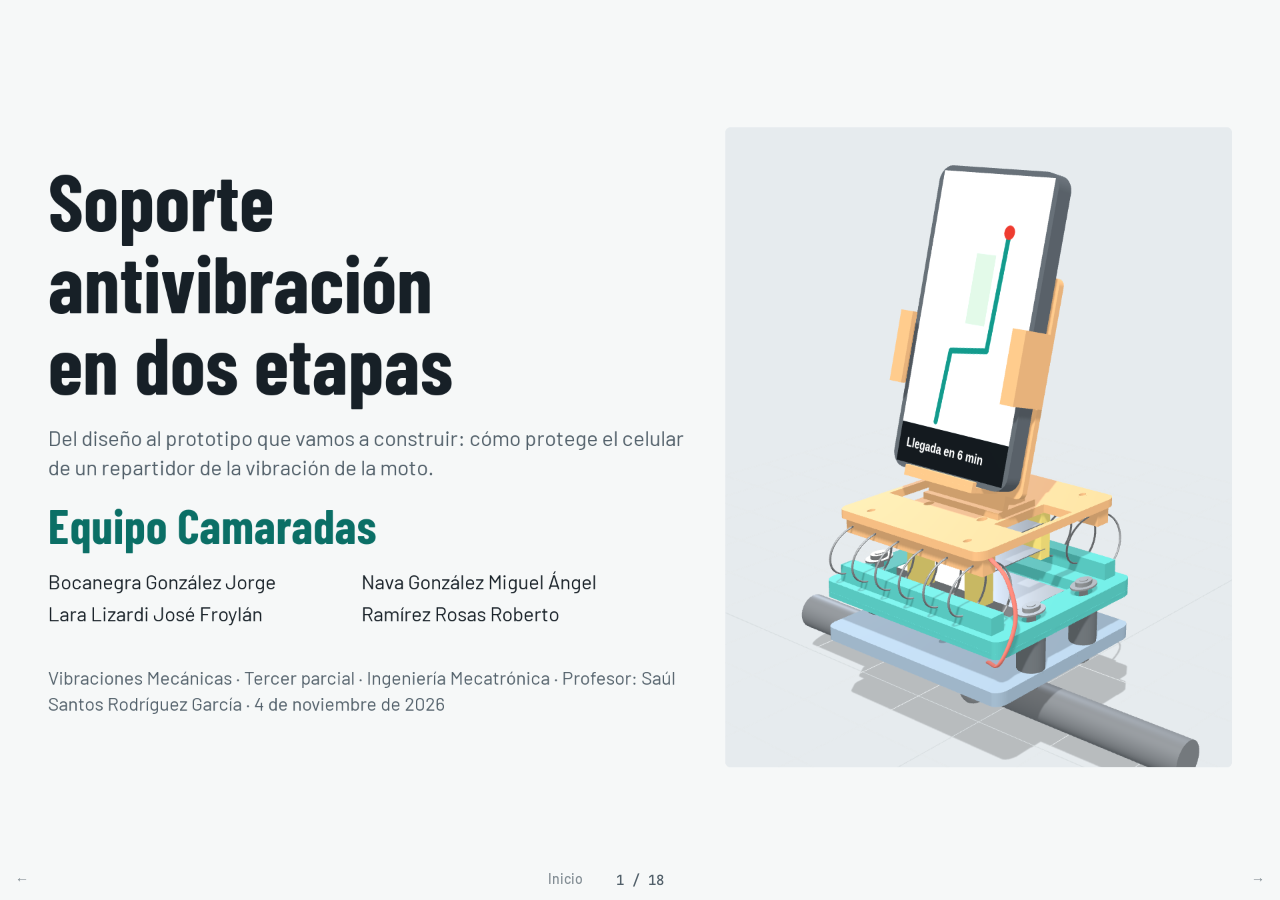
<file: presentacion.html>
<!doctype html>
<html lang="es">
<head>
<meta charset="utf-8">
<meta name="viewport" content="width=device-width,initial-scale=1">
<title>Soporte antivibración · Presentación</title>
<link rel="preconnect" href="https://fonts.googleapis.com">
<link rel="stylesheet" href="https://fonts.googleapis.com/css2?family=Barlow+Condensed:wght@600;700&family=Barlow:wght@400;500;600&family=JetBrains+Mono:wght@500&display=swap">
<style>
/* Lámina de 1920 × 1080 escalada a la ventana. Arriba la sección y quién expone; el título; abajo el contenido o la simulación en vivo. */
:root{--bg:#e6ebee;--slide:#f6f8f8;--ink:#172027;--muted:#52606a;--line:#cdd5da;--accent:#0b6f66;--accent-ink:#f4faf8;--warn:#b04a12;--chip:#e7ecee;--c2:#4f6f8f;
--display:'Barlow Condensed','Arial Narrow',Arial,sans-serif;--body:'Barlow',Arial,sans-serif;--mono:'JetBrains Mono','Courier New',monospace;color-scheme:light}
*{box-sizing:border-box}
html,body{height:100%;margin:0}
body{background:var(--slide);color:var(--ink);font:400 16px/1.4 var(--body);overflow:hidden}
#viewport{position:absolute;inset:0;overflow:hidden}
#deck{position:absolute;left:50%;top:50%;width:1920px;height:1080px;transform-origin:center center}
.slide{position:absolute;inset:0;background:var(--slide);padding:56px 72px 64px;display:flex;flex-direction:column;gap:22px;will-change:transform,opacity}
.slide[hidden]{display:none}
/* Transición: la lámina nueva entra deslizándose y aparece; la anterior sale hacia el otro lado. */
.slide.anim{transition:transform .55s cubic-bezier(.22,.61,.36,1),opacity .55s ease}
.eyebrow{display:flex;justify-content:space-between;align-items:center;font:500 22px/1 var(--mono);letter-spacing:1.5px;text-transform:uppercase;color:var(--accent)}
.eyebrow .who{color:var(--muted);border:2px solid var(--line);border-radius:30px;padding:10px 18px;letter-spacing:1px}
h1{margin:0;font:700 76px/1.02 var(--display);text-wrap:balance}
h2{margin:0;font:700 40px/1.1 var(--display)}
.idea{margin:0;font-size:32px;color:var(--muted);max-width:60ch}
.body{flex:1;min-height:0;display:grid;gap:40px}
.split{grid-template-columns:700px minmax(0,1fr)}
/* La columna de texto reparte su contenido en todo el alto, sin huecos abajo */
.split>.text,.split2>.text{justify-content:space-evenly}.split .box{font-size:36px;padding:26px 28px}.split .box .k{font-size:22px}.split .vals{font-size:24px}.split .text ul{gap:26px}
.split2{grid-template-columns:1fr 1fr}
.text{display:flex;flex-direction:column;gap:24px;font-size:36px;line-height:1.35;min-width:0}
.text ul{margin:0;padding-left:1.1em;display:flex;flex-direction:column;gap:14px}
.text b{color:var(--accent)}
.box{background:var(--chip);border-radius:10px;padding:20px 24px;font-size:31px}
.box .k{font:500 20px/1 var(--mono);text-transform:uppercase;letter-spacing:1px;color:var(--muted);display:block;margin-bottom:8px}
.tex{font-size:42px;overflow:hidden}.split .tex{font-size:32px}
.vals{font:500 24px/1.55 var(--mono);background:var(--chip);border-radius:10px;padding:16px 20px;white-space:pre-wrap}
iframe{width:100%;height:100%;border:0;border-radius:8px;background:var(--bg);display:block}
.fit{position:relative;min-height:0;min-width:0;overflow:hidden;border-radius:8px;background:var(--bg)}.fit iframe{position:absolute;left:0;top:0;transform-origin:0 0;border-radius:0}
table{border-collapse:collapse;font-size:30px;width:100%}
th,td{text-align:left;padding:10px 14px;border-bottom:2px solid var(--line)}
th{font:600 22px/1.2 var(--body);color:var(--muted)}
td.n{font-family:var(--mono);font-variant-numeric:tabular-nums}
td.bad{color:var(--warn)}td.good{color:var(--accent)}
.foot{font-size:28px;color:var(--muted)}
.concl .text{font-size:38px;justify-content:space-evenly}.concl .box{font-size:42px;padding:32px 36px}.concl .box .k{font-size:24px}.concl .body{align-content:stretch}.concl .text ul{gap:30px}
/* Portada */
.cover{justify-content:center;gap:28px}
.cover h1{font-size:120px;max-width:13ch}.crew{margin:0;font:700 72px/1 var(--display);color:var(--accent);letter-spacing:.5px}
.team{display:grid;grid-template-columns:1fr 1fr;gap:6px 40px;font-size:30px;max-width:900px}
.coverGrid{display:grid;grid-template-columns:1fr 760px;gap:40px;align-items:center;flex:1;min-height:0}
.coverGrid iframe{height:100%}
.tag{display:inline-block;align-self:flex-start;font:500 24px/1 var(--mono);letter-spacing:1px;text-transform:uppercase;color:var(--warn);border:2px solid currentColor;border-radius:6px;padding:8px 12px}
/* Apartado de diseño: una sola ventana 3D fija que cambia de pieza; a la izquierda, piezas, función y plano */
.dcol{display:flex;flex-direction:column;gap:26px;min-height:0;min-width:0}
.parts{list-style:none;margin:0;padding:0;display:flex;flex-direction:column;gap:12px}
.parts li{display:flex;justify-content:space-between;align-items:center;gap:16px;font-size:32px;background:var(--chip);border-radius:10px;padding:14px 20px}
.parts li[data-k]{cursor:pointer;border:3px solid transparent;transition:border-color .2s,background .2s}.parts li[data-k]:hover{border-color:var(--line)}.parts li.on{border-color:var(--accent);background:var(--panel)}
.pt{font:600 22px/1 var(--mono);text-transform:uppercase;letter-spacing:1px;color:var(--accent);border:2px solid currentColor;border-radius:6px;padding:8px 10px;white-space:nowrap}.pt.buy{color:var(--warn)}
.fn{margin:0;font-size:32px;color:var(--muted)}
.plano{flex:1;min-height:0;border:2px solid var(--line);border-radius:10px;background:#fff;display:flex;align-items:center;justify-content:center;overflow:hidden;position:relative}
.plano img{max-width:100%;max-height:100%;object-fit:contain}
.plano.none img{display:none}.plano.none::after{content:'Plano en preparación';font:500 26px/1 var(--mono);color:var(--muted)}
.slot3d{min-height:0;border-radius:8px;background:var(--bg)}
#d3{position:absolute;border:0;border-radius:8px;background:var(--bg);opacity:0;pointer-events:none;transition:opacity .45s ease;z-index:5}
#d3.on{opacity:1;pointer-events:auto}
/* Navegación: flechas pegadas a las esquinas inferiores y contador al centro, sobre la lámina */
#bar{position:fixed;left:0;right:0;bottom:0;height:40px;pointer-events:none}
#bar>*{pointer-events:auto;position:absolute;bottom:6px}
#bar button,#bar a{font:500 14px/1 var(--body);color:var(--muted);background:transparent;border:1px solid transparent;border-radius:6px;padding:7px 10px;cursor:pointer;text-decoration:none;opacity:.7;transition:opacity .2s}
#bar button:hover,#bar a:hover{opacity:1;border-color:var(--line);color:var(--ink)}
#prev{left:4px}#next{right:4px}#home{left:50%;transform:translateX(calc(-100% - 46px))}
#count{left:50%;transform:translateX(-50%);font:500 14px/1 var(--mono);color:var(--muted);padding:7px 0}
:focus-visible{outline:3px solid var(--accent);outline-offset:2px}
</style>
</head>
<body>
<div id="viewport"><div id="deck">

<!-- 1 -->
<section class="slide cover">
<div class="coverGrid">
<div style="display:flex;flex-direction:column;gap:28px">
<h1>Soporte antivibración en dos etapas</h1>
<p class="idea">Del diseño al prototipo que vamos a construir: cómo protege el celular de un repartidor de la vibración de la moto.</p>
<p class="crew">Equipo Camaradas</p>
<div class="team"><span>Bocanegra González Jorge</span><span>Nava González Miguel Ángel</span><span>Lara Lizardi José Froylán</span><span>Ramírez Rosas Roberto</span></div>
<p class="foot">Vibraciones Mecánicas · Tercer parcial · Ingeniería Mecatrónica · Profesor: Saúl Santos Rodríguez García · 4 de noviembre de 2026</p>
</div>
<iframe data-src="modelo3d.html?embed&nopanel#ensamble" title="Modelo 3D del prototipo armado"></iframe>
</div>
</section>

<!-- 2 -->
<section class="slide">
<h1>La moto vibra en muchas frecuencias a la vez</h1>
<div class="body"><div class="fit" data-vh="743"><iframe data-src="simulaciones.html?embed#onda" title="Onda del manubrio"></iframe></div></div>
</section>

<!-- 3 -->
<section class="slide">
<h1>Un resorte aísla solo arriba de \(\sqrt{2}\,f_n\)</h1>
<p class="idea">Si \(f/f_n\) sube, \(TR\) baja. Si \(\zeta\) sube, el pico baja pero aísla un poco menos.</p>
<div class="body"><div class="fit" data-vh="844"><iframe data-src="simulaciones.html?embed#etapa" title="Transmisibilidad de una etapa"></iframe></div></div>
</section>

<!-- 4 -->
<section class="slide">
<h1>Modelo de dos masas con base excitada</h1>
<div class="body split2">
<div class="text">
<p>La caja con lastre \((m_1)\) va sobre 4 bujes \((k_1, c_1)\). El piso del celular \((m_2)\) va sobre 2 cables y la guía \((k_2, c_2)\). El manubrio mueve la base con \(y(t)\).</p>
<div class="tex">\[ \begin{aligned} m_1\ddot{x}_1 &+ c_1(\dot{x}_1-\dot{y}) + k_1(x_1-y) \\ &- c_2(\dot{x}_2-\dot{x}_1) - k_2(x_2-x_1) = 0 \end{aligned} \]</div>
<div class="tex">\[ m_2\ddot{x}_2 + c_2(\dot{x}_2-\dot{x}_1) + k_2(x_2-x_1) = 0 \]</div>
</div>
<table>
<thead><tr><th>Variable</th><th>Valor</th><th>Pieza</th></tr></thead>
<tbody>
<tr><td>\(m_1\)</td><td class="n">0.308 kg</td><td>Caja de PETG con solera de acero</td></tr>
<tr><td>\(k_1\)</td><td class="n">7 464 N/m</td><td>4 bujes de neopreno</td></tr>
<tr><td>\(c_1\)</td><td class="n">55.4 N·s/m</td><td>Bujes \((\zeta_1 = 0.58)\)</td></tr>
<tr><td>\(m_2\)</td><td class="n">0.417 kg</td><td>Base 168 g + celular 249 g</td></tr>
<tr><td>\(k_2\)</td><td class="n">535 N/m</td><td>Cables 475 + guía 60</td></tr>
<tr><td>\(c_2\)</td><td class="n">4.18 N·s/m</td><td>Cables \((\zeta_2 = 0.14)\)</td></tr>
</tbody></table>
</div>
</section>

<!-- 5 -->
<section class="slide">
<h1>A 5.5 Hz se mece el celular; a 25.7 Hz, la caja</h1>
<p class="idea">Corrección de la primera presentación: el cable es el resorte blando, y si \(k\) baja, \(f_n\) baja. Por eso el cable da el modo lento.</p>
<div class="body"><div class="fit" data-vh="725"><iframe data-src="simulaciones.html?embed#modos" title="Los dos modos"></iframe></div></div>
</section>

<!-- 6 -->
<section class="slide">
<h1>En ralentí llega 0.38 de la vibración; arriba de 30 Hz, casi nada</h1>
<p class="idea">El precio es amplificar cerca de 5.5 Hz, en los baches.</p>
<div class="body"><div class="fit" data-vh="899"><iframe data-src="simulaciones.html?embed#tr" title="Qué tanto aísla"></iframe></div></div>
</section>

<!-- 7 -->
<section class="slide">
<h1>El rígido amplifica; el nuestro reduce todo lo del motor</h1>
<p class="idea">La misma vibración del manubrio pasa por los dos soportes.</p>
<div class="body"><div class="fit" data-vh="953"><iframe data-src="simulaciones.html?embed#rigido" title="Rígido contra nuestro"></iframe></div></div>
</section>

<!-- 8 -->
<section class="slide">
<h1>Un bache de 3 cm hace topar el soporte; en el motor sobra espacio</h1>
<div class="body"><div class="fit" data-vh="860"><iframe data-src="simulaciones.html?embed#topes" title="Oscilación máxima y topes"></iframe></div></div>
</section>

<!-- 9 -->
<section class="slide">
<h1>Al frenar, sin guía el celular se ladea; con la guía se queda firme</h1>
<div class="body split">
<div class="text">
<table>
<thead><tr><th>Frenar a 0.5 g</th><th>Sin guía</th><th>Con guía</th></tr></thead>
<tbody>
<tr><td>Inclinación</td><td class="n bad">33°</td><td class="n good">4.9°</td></tr>
<tr><td>Sube</td><td class="n bad">139 mm</td><td class="n good">21 mm</td></tr>
<tr><td>Mecido</td><td class="n bad">0.64 Hz</td><td class="n good">3.3 Hz</td></tr>
<tr><td>\(TR\) a 11.7 Hz</td><td class="n">0.36</td><td class="n">0.38</td></tr>
</tbody></table>
<div class="box"><span class="k">Solución</span>4 láminas de fleje en el piso 2: rígidas al giro, blandas hacia arriba.</div>
</div>
<iframe data-src="modelo3d.html?embed&nopanel#frenado" title="Animación: frenar a 0.5 g sin guía y con guía"></iframe>
</div>
</section>

<!-- 10 -->
<section class="slide">
<h1>Por qué se ladea: B contra C al frenar</h1>
<p class="idea">Al frenar (eje Y, adelante y atrás) la inercia hace girar el piso del celular sobre los cables.</p>
<div class="body"><div class="fit" data-vh="953"><iframe data-src="simulaciones.html?embed#mecido" title="Mecido al frenar"></iframe></div></div>
</section>

<!-- 11 -->
<section class="slide design" data-part="base">
<h1>Placa base y abrazadera</h1>
<div class="body split">
<div class="dcol">
<ul class="parts"><li><span>Placa base 132 × 120 × 8 mm</span><span class="pt">Por imprimir</span></li><li><span>Bloque en V</span><span class="pt">Por imprimir</span></li><li><span>Abrazadera en U M5</span><span class="pt buy">Por comprar</span></li></ul>
<p class="fn">La única pieza fija a la moto: todo lo demás flota.</p>
<div class="plano"><img src="planos/base.svg" alt="Plano: Placa base y abrazadera" onerror="this.parentNode.classList.add('none')"></div>
</div>
<div class="slot3d"></div>
</div>
</section>

<!-- 12 -->
<section class="slide design" data-part="bujes">
<h1>Bujes de neopreno: primera etapa</h1>
<div class="body split">
<div class="dcol">
<ul class="parts"><li><span>4 bujes Ø16 × Ø5 × 20 mm</span><span class="pt buy">Por comprar</span></li><li><span>4 tornillos M4 × 50 con nyloc</span><span class="pt buy">Por comprar</span></li></ul>
<p class="fn">Filtran lo rápido del motor y amortiguan mucho.</p>
<div class="plano"><img src="planos/bujes.svg" alt="Plano: Bujes de neopreno: primera etapa" onerror="this.parentNode.classList.add('none')"></div>
</div>
<div class="slot3d"></div>
</div>
</section>

<!-- 13 -->
<section class="slide design" data-part="caja">
<h1>Caja con lastre: la masa intermedia</h1>
<div class="body split">
<div class="dcol">
<ul class="parts"><li><span>Caja de \(m_1\), 132 × 120 × 10 mm</span><span class="pt">Por imprimir</span></li><li><span>Solera de acero 1½″ × ¼″ × 96 mm</span><span class="pt buy">Por comprar</span></li></ul>
<p class="fn">Es la masa del primer piso (\(m_1 \approx 308\) g).</p>
<div class="plano"><img src="planos/caja.svg" alt="Plano: Caja con lastre: la masa intermedia" onerror="this.parentNode.classList.add('none')"></div>
</div>
<div class="slot3d"></div>
</div>
</section>

<!-- 14 -->
<section class="slide design" data-part="cables">
<h1>Cables de acero: segunda etapa</h1>
<div class="body split">
<div class="dcol">
<ul class="parts"><li><span>2 cables inox 7×7 de 1/32″, 6 vueltas</span><span class="pt buy">Por comprar</span></li><li><span>Barras inferiores y superiores</span><span class="pt">Por imprimir</span></li><li><span>Tope central</span><span class="pt">Por imprimir</span></li></ul>
<p class="fn">El resorte blando que da la frecuencia baja.</p>
<div class="plano"><img src="planos/cables.svg" alt="Plano: Cables de acero: segunda etapa" onerror="this.parentNode.classList.add('none')"></div>
</div>
<div class="slot3d"></div>
</div>
</section>

<!-- 15 -->
<section class="slide design" data-part="porta">
<h1>Piso del celular</h1>
<div class="body split">
<div class="dcol">
<ul class="parts"><li><span>Placa superior 106 × 120 × 5 mm</span><span class="pt">Por imprimir</span></li><li><span>Porta-celular con escuadra de 15°</span><span class="pt">Por imprimir</span></li><li><span>Cordón de seguridad</span><span class="pt buy">Por comprar</span></li></ul>
<p class="fn">Sostiene el celular: todo lo de arriba de los cables es \(m_2\).</p>
<div class="plano"><img src="planos/porta.svg" alt="Plano: Piso del celular" onerror="this.parentNode.classList.add('none')"></div>
</div>
<div class="slot3d"></div>
</div>
</section>

<!-- 16 -->
<section class="slide design" data-part="guia">
<h1>Guía de láminas: frena el giro</h1>
<div class="body split">
<div class="dcol">
<ul class="parts"><li><span>4 postes</span><span class="pt">Por imprimir</span></li><li><span>4 láminas de fleje de acero 14 × 50 mm</span><span class="pt buy">Por comprar</span></li></ul>
<p class="fn">Rígida al giro y de lado, blanda hacia arriba.</p>
<div class="plano"><img src="planos/guia.svg" alt="Plano: Guía de láminas: frena el giro" onerror="this.parentNode.classList.add('none')"></div>
</div>
<div class="slot3d"></div>
</div>
</section>

<!-- 17 -->
<section class="slide design" data-part="explotado">
<h1>Todas las piezas juntas</h1>
<div class="body split">
<div class="text">
<p>De abajo hacia arriba:</p>
<ul><li>Placa base y abrazadera</li><li>4 bujes de neopreno</li><li>Caja con lastre de acero</li><li>Barras inferiores, cables y barras superiores</li><li>Placa superior y guía de láminas</li><li>Porta-celular y cordón de seguridad</li></ul>
</div>
<div class="slot3d"></div>
</div>
</section>

<!-- 18 -->
<section class="slide concl">
<h1>Conclusiones</h1>
<div class="body split2">
<div class="text"><ul>
<li>La moto vibra en muchas frecuencias a la vez: por eso <b>aislamos</b> en lugar de sintonizar.</li>
<li>Un aislador solo reduce arriba de <b>\(\sqrt{2}\,f_n\)</b>: con \(f_n = 5.5\) Hz, el ralentí ya queda aislado.</li>
<li>Dos etapas cortan mucho más que una: a 60 Hz llega solo el <b>1.5 %</b>.</li>
<li>La <b>guía de láminas</b> evita que el celular se ladee al frenar.</li>
<li>En un bache de 3 cm el soporte topa: los <b>topes de goma</b> amortiguan el golpe.</li>
</ul></div>
<div class="text">
<div class="box"><span class="k">Ralentí · 11.7 Hz</span>\(TR = 0.38\): llega 62 % menos vibración</div>
<div class="box"><span class="k">Contra un soporte rígido</span>+65 % con el rígido, −68 % con el nuestro</div>
<div class="box"><span class="k">Al frenar a 0.5 g</span>De 33° de ladeo a 4.9° con la guía</div>
</div>
</div>
</section>

<iframe id="d3" title="Modelo 3D del prototipo"></iframe>
</div></div>

<nav id="bar" aria-label="Navegación de la presentación">
<button id="prev" type="button" aria-label="Lámina anterior">←</button>
<a id="home" href="index.html">Inicio</a>
<span id="count" aria-live="polite"></span>
<button id="next" type="button" aria-label="Lámina siguiente">→</button>
</nav>

<script>window.MathJax={tex:{packages:{'[+]':['ams']}},svg:{fontCache:'global'}};</script>
<script src="vendor/mathjax/tex-svg.js" async></script>
<script>
(function(){'use strict';
var slides=[].slice.call(document.querySelectorAll('.slide')),cur=-1,deck=document.getElementById('deck'),vp=document.getElementById('viewport'),T=550,token=0;
function fit(){var r=vp.getBoundingClientRect(),k=Math.min(r.width/1920,r.height/1080);deck.style.transform='translate(-50%,-50%) scale('+k+')'}
/* VER cambia en cada versión publicada: obliga al navegador a bajar las simulaciones nuevas en vez de usar las guardadas. */
var VER='20261105a';
function srcOf(f){var d=f.dataset.src,i=d.indexOf('#');return d.slice(0,i)+'&theme=light&v='+VER+d.slice(i)}
function fitFrames(sl){[].forEach.call(sl.querySelectorAll('.fit'),function(b){var f=b.querySelector('iframe'),bw=b.clientWidth,bh=b.clientHeight,vh=+b.dataset.vh;if(!bw||!bh)return;
var sc=bh/vh,vw=Math.max(1200,Math.round(bw/sc));sc=Math.min(sc,bw/vw);f.style.width=vw+'px';f.style.height=vh+'px';f.style.left=Math.max(0,(bw-vw*sc)/2)+'px';f.style.top=Math.max(0,(bh-vh*sc)/2)+'px';f.style.transform='scale('+sc+')'})}
function frames(sl){return [].slice.call(sl.querySelectorAll('iframe[data-src]'))}
/* Avisa a las simulaciones que ya pueden arrancar; si el iframe aún carga, se avisa al terminar de cargar. */
/* Ventana 3D compartida del apartado de diseño: no se recarga entre láminas, solo cambia la pieza que enfoca. */
var d3=document.getElementById('d3'),d3go=false;
/* Clic en una pieza del recuadro: la selecciona y la enfoca en la ventana 3D; otro clic regresa a la vista de la lámina. */
var PK={base:['base','bloque','ubolt'],bujes:['bujes','tornillos'],caja:['caja','solera'],cables:['cables','barrasi','tope'],porta:['sup','porta','cordon'],guia:['guia','guia']};
[].forEach.call(document.querySelectorAll('.slide.design[data-part]'),function(sl){var ks=PK[sl.dataset.part];if(!ks)return;[].forEach.call(sl.querySelectorAll('.parts li'),function(li,i){if(!ks[i])return;li.dataset.k=ks[i];li.tabIndex=0;li.setAttribute('role','button');
function pick(){var was=li.classList.contains('on');[].forEach.call(sl.querySelectorAll('.parts li'),function(o){o.classList.remove('on')});var v=was?sl.dataset.part:ks[i];if(!was)li.classList.add('on');try{d3.contentWindow.postMessage({view:v},'*')}catch(e){}}
li.addEventListener('click',pick);li.addEventListener('keydown',function(e){if(e.key==='Enter'||e.key===' '){e.preventDefault();e.stopPropagation();pick()}})})});
function sync3d(sl){var part=sl.dataset.part;[].forEach.call(sl.querySelectorAll('.parts li.on'),function(o){o.classList.remove('on')});if(!part){d3.classList.remove('on');return}
var slot=sl.querySelector('.slot3d');d3.style.left=slot.offsetLeft+'px';d3.style.top=slot.offsetTop+'px';d3.style.width=slot.offsetWidth+'px';d3.style.height=slot.offsetHeight+'px';
if(!d3.getAttribute('src'))d3.setAttribute('src','modelo3d.html?embed&nopanel&theme=light&v='+VER+'#'+part);else try{d3.contentWindow.postMessage({view:part},'*')}catch(e){}
d3.classList.add('on')}
d3.addEventListener('load',function(){if(d3go)try{d3.contentWindow.postMessage({deckStart:1},'*')}catch(e){}});
function start(sl){if(sl.dataset.part){d3go=true;try{d3.contentWindow.postMessage({deckStart:1},'*')}catch(e){}}frames(sl).forEach(function(f){f.dataset.go='1';try{f.contentWindow.postMessage({deckStart:1},'*')}catch(e){}})}
function unload(sl){frames(sl).forEach(function(f){delete f.dataset.go;if(f.getAttribute('src'))f.removeAttribute('src')})}
function place(sl,x,o,anim){sl.classList.toggle('anim',!!anim);sl.style.transform=x?'translateX('+x+'px)':'';sl.style.opacity=o}
function go(i,instant){i=Math.max(0,Math.min(slides.length-1,i));if(i===cur)return;
var dir=i>cur?1:-1,old=slides[cur],nu=slides[i],tk=++token;cur=i;
slides.forEach(function(s){if(s!==old&&s!==nu){s.hidden=true;place(s,0,'',false);unload(s)}});
nu.hidden=false;frames(nu).forEach(function(f){delete f.dataset.go;var u=srcOf(f);if(f.getAttribute('src')!==u)f.setAttribute('src',u)});fitFrames(nu);sync3d(nu);
document.getElementById('count').textContent=(i+1)+' / '+slides.length;
try{history.replaceState(null,'','#'+(i+1))}catch(e){}
var reduce=window.matchMedia&&window.matchMedia('(prefers-reduced-motion: reduce)').matches,t=(instant||reduce)?0:T;
if(!old||!t){if(old){old.hidden=true;place(old,0,'',false);unload(old)}place(nu,0,'',false);if(!old&&!t){nu.style.opacity=0;void nu.offsetWidth;place(nu,0,1,true);t=T}setTimeout(function(){if(tk===token)start(nu)},t);return}
place(nu,dir*160,0,false);void nu.offsetWidth;place(nu,0,1,true);place(old,-dir*160,0,true);
setTimeout(function(){if(tk!==token)return;old.hidden=true;place(old,0,'',false);unload(old);start(nu)},T)}
frames(document).forEach(function(f){f.addEventListener('load',function(){if(f.dataset.go)try{f.contentWindow.postMessage({deckStart:1},'*')}catch(e){}})});
document.getElementById('prev').onclick=function(){go(cur-1)};document.getElementById('next').onclick=function(){go(cur+1)};
document.addEventListener('keydown',function(e){if(e.target.closest&&e.target.closest('input,textarea,select'))return;
if(['ArrowRight','PageDown',' '].indexOf(e.key)>=0){e.preventDefault();go(cur+1)}else if(['ArrowLeft','PageUp'].indexOf(e.key)>=0){e.preventDefault();go(cur-1)}
else if(e.key==='Home')go(0);else if(e.key==='End')go(slides.length-1)});
window.addEventListener('resize',function(){fit();fitFrames(slides[cur]);sync3d(slides[cur])});
window.addEventListener('message',function(e){if(e.data&&e.data.deckNav)go(cur+e.data.deckNav)});
function fromHash(){var n=parseInt((location.hash||'').slice(1),10);if(!isNaN(n)&&n-1!==cur)go(n-1)}
window.addEventListener('hashchange',fromHash);fit();var n0=parseInt((location.hash||'').slice(1),10);go(isNaN(n0)?0:n0-1);
})();
</script>
</body>
</html>
</file>
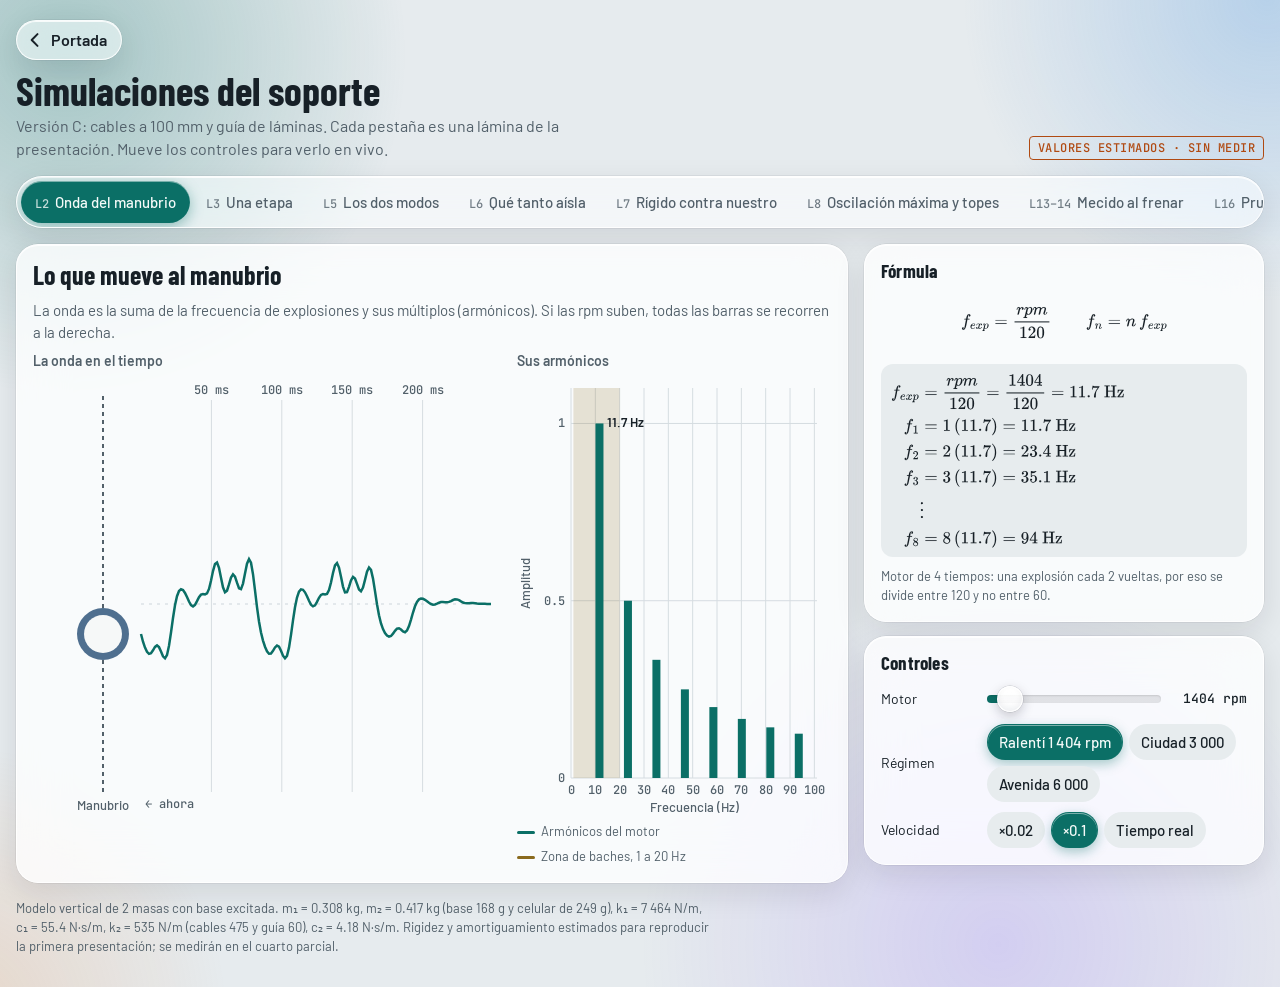
<file: simulaciones.html>
<!doctype html>
<html lang="es">
<head>
<meta charset="utf-8">
<meta name="viewport" content="width=device-width,initial-scale=1,viewport-fit=cover">
<style>:root{color-scheme:light;padding-top:env(safe-area-inset-top,0px);padding-bottom:env(safe-area-inset-bottom,0px)}body{margin:0;font:14px -apple-system,BlinkMacSystemFont,sans-serif}img{max-width:100%}[hidden]{display:none!important}</style>
</head>
<body>
<title>Simulaciones del soporte</title>
<meta name="claude:viewport-fit-sides" content="cover">
<link rel="preconnect" href="https://fonts.googleapis.com">
<link rel="stylesheet" href="https://fonts.googleapis.com/css2?family=Barlow+Condensed:wght@600;700&family=Barlow:wght@400;500;600&family=JetBrains+Mono:wght@500&display=swap">
<link rel="stylesheet" href="estilo/vidrio.css">
<style>
/* Layout: banco de pruebas. Arriba, pestañas por lámina; abajo, la gráfica grande a la izquierda y la ficha (fórmula, controles, números) a la derecha. Mismo lenguaje visual que el modelo 3D. */
:root{--bg:#e6ebee;--panel:#f6f8f8;--ink:#172027;--muted:#52606a;--line:#cdd5da;--accent:#0b6f66;--accent-ink:#f4faf8;--warn:#b04a12;--chip:#e7ecee;--c2:#4f6f8f;--c3:#8a6a1e;--grid:#d5dce0;
--display:'Barlow Condensed','Arial Narrow',Arial,sans-serif;--body:'Barlow',Arial,sans-serif;--mono:'JetBrains Mono','Courier New',monospace}
@media (prefers-color-scheme:dark){:root:not([data-theme="light"]){--bg:#12181d;--panel:#1a2228;--ink:#e8eef0;--muted:#a0b0b9;--line:#303c44;--accent:#58c9b8;--accent-ink:#08221f;--warn:#f0985f;--chip:#27323a;--c2:#8fb0d6;--c3:#d9b75e;--grid:#27323a;color-scheme:dark}}
:root[data-theme="dark"]{--bg:#12181d;--panel:#1a2228;--ink:#e8eef0;--muted:#a0b0b9;--line:#303c44;--accent:#58c9b8;--accent-ink:#08221f;--warn:#f0985f;--chip:#27323a;--c2:#8fb0d6;--c3:#d9b75e;--grid:#27323a;color-scheme:dark}
*{box-sizing:border-box}
body{background:var(--bg);color:var(--ink);font:400 16px/1.45 var(--body)}
.wrap{max-width:1320px;margin:0 auto;padding-block:20px 32px;padding-left:max(16px,env(safe-area-inset-left,0px));padding-right:max(16px,env(safe-area-inset-right,0px));display:flex;flex-direction:column;gap:16px}
header{display:flex;flex-wrap:wrap;align-items:flex-end;justify-content:space-between;gap:8px 24px}
h1{margin:0;font:700 40px/1 var(--display);text-wrap:balance}
.sub{margin:4px 0 0;color:var(--muted);max-width:70ch}
.tag{font:500 12px/1 var(--mono);letter-spacing:.5px;text-transform:uppercase;color:var(--warn);border:1px solid currentColor;border-radius:4px;padding:5px 8px;white-space:nowrap}
nav{display:flex;flex-wrap:wrap;gap:6px}
button,.btn{font:500 15px/1.2 var(--body);color:var(--ink);background:var(--chip);border:1px solid transparent;border-radius:6px;padding:8px 11px;cursor:pointer;text-decoration:none;display:inline-block}
button:hover,.btn:hover{border-color:var(--muted)}
button[aria-pressed="true"],button[aria-selected="true"]{background:var(--accent);color:var(--accent-ink)}
nav button b{font:500 12px/1 var(--mono);opacity:.8;margin-right:6px}
:focus-visible{outline:2px solid var(--accent);outline-offset:2px}
.panel{display:grid;grid-template-columns:minmax(0,1fr) 400px;gap:16px;align-items:start}
.viz{background:var(--panel);border:1px solid var(--line);border-radius:8px;padding:14px;display:flex;flex-direction:column;gap:10px;min-width:0}
.viz h2{margin:0;font:700 26px/1.1 var(--display)}
.viz .lead{margin:0;color:var(--muted);font-size:15px}
canvas{display:block;width:100%;border-radius:4px}
.side{display:flex;flex-direction:column;gap:14px;min-width:0}
.card{background:var(--panel);border:1px solid var(--line);border-radius:8px;padding:14px;display:flex;flex-direction:column;gap:10px;min-width:0}
.card h3{margin:0;font:700 19px/1.1 var(--display);letter-spacing:.2px}
.tex{overflow-x:auto;font-size:15px;min-height:28px}
.duo{display:grid;grid-template-columns:minmax(0,3fr) minmax(0,2fr);gap:14px}.fig{display:flex;flex-direction:column;gap:6px;min-width:0}.fig h4{margin:0;font:600 14px/1.2 var(--body);color:var(--muted)}
.vals.mj{font:400 15px/1.3 var(--body);white-space:normal;padding:4px 10px}.vals.mj mjx-container{margin:6px 0!important;text-align:left!important}
.vals{font:500 13.5px/1.6 var(--mono);background:var(--chip);border-radius:6px;padding:9px 11px;overflow-x:auto;white-space:pre-wrap;font-variant-numeric:tabular-nums}
.chips{display:flex;flex-wrap:wrap;gap:6px}
.ctl{display:grid;grid-template-columns:96px 1fr;gap:10px;align-items:center;font-size:14px}
label.range{display:grid;grid-template-columns:96px 1fr 76px;gap:10px;align-items:center;font-size:14px}
input[type=range]{width:100%;accent-color:var(--accent)}
output{font:500 13px/1 var(--mono);text-align:right}
.nums{display:grid;grid-template-columns:1fr 1fr;gap:10px 14px}
.num b{display:block;font:500 22px/1.15 var(--mono);font-variant-numeric:tabular-nums}
.num span{font-size:13px;color:var(--muted)}
.num.warn b{color:var(--warn)}.num.good b{color:var(--accent)}
.key{display:flex;flex-wrap:wrap;gap:6px 14px;font-size:13px;color:var(--muted)}
.key i{display:inline-block;width:18px;height:3px;border-radius:2px;vertical-align:middle;margin-right:6px}
.fine{margin:0;font-size:13px;color:var(--muted)}
footer{color:var(--muted);font-size:13px;max-width:100ch}
[role=tabpanel][hidden]{display:none!important}
.embed header,.embed nav,.embed footer{display:none!important}.embed .wrap{max-width:none;padding:8px;gap:10px}.embed body{overflow:hidden}.embed .viz>h2,.embed .viz>.lead{display:none}.embed .panel{gap:12px;grid-template-columns:minmax(0,1fr) minmax(520px,34%)}
/* En la presentación: solo lo que se lee de lejos */
.embed .fine{display:none}.embed .side>.card{gap:8px}.embed .nums>.num:nth-child(n+3){display:none}.embed .tex mjx-container[display="true"]{margin:.35em 0!important}
html.embed,.embed body{height:100%}.embed .wrap{height:100%;box-sizing:border-box}.embed .panel{flex:1;min-height:0;grid-template-rows:minmax(0,1fr);align-items:stretch}.embed .viz{min-height:0}.embed .viz canvas,.embed .fig canvas{flex:1 1 0;height:0;min-height:60px}.embed .duo{flex:1;min-height:0}.embed .fig{min-height:0}.embed .side>.card:last-child{flex:1}.embed .card h3{font-size:28px}.embed .tex{font-size:25px}.embed .vals.mj{font-size:24px}.embed #vMec{font-size:20px}.embed button{font-size:22px;padding:9px 14px;min-height:46px}.embed .ctl,.embed label.range{font-size:22px}.embed label.range{grid-template-columns:130px 1fr 110px}.embed .ctl{grid-template-columns:130px 1fr}.embed output{font-size:21px}.embed input[type=range]{height:34px}.embed .num b{font-size:32px}.embed .num span{font-size:17px}.embed .key{font-size:18px}.embed .key i{width:24px;height:4px}.embed .fig h4{font-size:20px}.embed .side{gap:8px}
@media (max-width:900px){.panel{grid-template-columns:minmax(0,1fr)}h1{font-size:32px}}
@media (max-width:440px){label.range{grid-template-columns:76px 1fr 64px}}
/* Vidrio (estilo/vidrio.css): fuera de la presentación, fondo de color y tarjetas de vidrio; las pestañas son un control segmentado. */
html:not(.embed) .viz,html:not(.embed) .card{background:var(--glass-strong);border:1px solid var(--glass-brd);box-shadow:var(--glass-shadow);-webkit-backdrop-filter:blur(24px) saturate(160%);backdrop-filter:blur(24px) saturate(160%);border-radius:22px;padding:16px}
html:not(.embed) .vals{border-radius:12px}
html:not(.embed) nav.seg>button{min-height:42px;padding:0 14px}
html:not(.embed) body{background:var(--bg)}
.embed .fondo-color{display:none}
.volver{display:inline-flex;align-items:center;gap:6px;min-height:40px;padding:0 14px 0 8px;border-radius:999px;color:var(--ink);text-decoration:none;font-weight:600;margin-bottom:10px;transition:transform .35s var(--spring)}
.volver:active{transform:scale(.95)}
@media (max-width:900px){html:not(.embed) .viz,html:not(.embed) .card{padding:12px}}
</style>

<script>try{var tm=location.search.match(/theme=(dark|light)/);if(tm)document.documentElement.setAttribute("data-theme",tm[1]);if(/[?&]embed/.test(location.search)){document.documentElement.classList.add("embed");if(/nopanel/.test(location.search))document.documentElement.classList.add("nopanel")}}catch(e){}document.addEventListener("keydown",function(e){if(!document.documentElement.classList.contains("embed"))return;if(e.target.closest&&e.target.closest("input,select,textarea"))return;var k={ArrowRight:1,PageDown:1,ArrowLeft:-1,PageUp:-1}[e.key];if(k){e.preventDefault();try{parent.postMessage({deckNav:k},"*")}catch(x){}}});</script>
<div class="fondo-color" aria-hidden="true"></div>
<div class="wrap">
<header>
<div><a class="volver vidrio" href="index.html"><svg width="20" height="20" viewBox="0 0 24 24" fill="none" stroke="currentColor" stroke-width="2.4" stroke-linecap="round" stroke-linejoin="round" aria-hidden="true"><path d="M15 5l-7 7 7 7"/></svg>Portada</a><h1>Simulaciones del soporte</h1><p class="sub">Versión C: cables a 100 mm y guía de láminas. Cada pestaña es una lámina de la presentación. Mueve los controles para verlo en vivo.</p></div>
<span class="tag">Valores estimados · sin medir</span>
</header>
<nav id="tabs" class="seg vidrio" role="tablist" aria-label="Simulaciones por lámina"></nav>

<!-- L2 -->
<section class="panel" role="tabpanel" id="p-onda" data-name="Onda del manubrio" data-l="L2">
<div class="viz"><h2>Lo que mueve al manubrio</h2><p class="lead">La onda es la suma de la frecuencia de explosiones y sus múltiplos (armónicos). Si las rpm suben, todas las barras se recorren a la derecha.</p>
<div class="duo"><div class="fig"><h4>La onda en el tiempo</h4><canvas id="cvOnda" height="440" aria-label="El manubrio vibrando con su rastro de onda"></canvas></div>
<div class="fig"><h4>Sus armónicos</h4><canvas id="cvEsp" height="440" aria-label="Espectro de la vibración"></canvas>
<div class="key"><span><i style="background:var(--accent)"></i>Armónicos del motor</span><span><i style="background:var(--c3)"></i>Zona de baches, 1 a 20 Hz</span></div></div></div></div>
<div class="side">
<div class="card"><h3>Fórmula</h3><div class="tex">\[ f_{exp} = \frac{rpm}{120} \qquad f_n = n\,f_{exp} \]</div><div class="vals mj" id="vOnda"></div>
<p class="fine">Motor de 4 tiempos: una explosión cada 2 vueltas, por eso se divide entre 120 y no entre 60.</p></div>
<div class="card"><h3>Controles</h3><label class="range" for="rpm"><span>Motor</span><input id="rpm" type="range" min="1000" max="7200" step="50" value="1404"><output id="rpmv"></output></label>
<div class="ctl"><span>Régimen</span><div class="chips" id="rpmChips"></div></div>
<div class="ctl"><span>Velocidad</span><div class="chips" id="spOnda"></div></div></div>
</div>
</section>

<!-- L3 -->
<section class="panel" role="tabpanel" id="p-etapa" data-name="Una etapa" data-l="L3" hidden>
<div class="viz"><h2>Transmisibilidad de una etapa</h2><p class="lead">Abajo de la línea TR = 1 el soporte aísla. Todas las curvas cruzan esa línea en r = √2, sin importar ζ.</p>
<canvas id="cvRig3" height="300" aria-label="Una masa sobre un resorte con base que se mueve, con su rastro"></canvas>
<canvas id="cvTR1" height="340" aria-label="TR contra r para tres amortiguamientos"></canvas>
<div class="key"><span><i style="background:var(--c2)"></i>ζ = 0.05</span><span><i style="background:var(--accent)"></i>ζ = 0.14 (nuestros cables)</span><span><i style="background:var(--c3)"></i>ζ = 0.5</span></div></div>
<div class="side">
<div class="card"><h3>Fórmula</h3><div class="tex">\[ TR = \sqrt{\frac{1+(2\zeta r)^2}{(1-r^2)^2+(2\zeta r)^2}} \qquad r=\frac{f}{f_n} \]</div>
<div class="tex">\[ TR<1 \iff r>\sqrt2 \;\Rightarrow\; f_n<\frac{11.7}{\sqrt2}=8.3\ \text{Hz} \]</div><div class="vals mj" id="vTR1"></div></div>
<div class="card"><h3>Controles</h3><label class="range" for="rr"><span>r = f / fn</span><input id="rr" type="range" min="0.1" max="5" step="0.01" value="2.13"><output id="rrv"></output></label><div class="ctl"><span>Velocidad</span><div class="chips" id="velEt"></div></div>
<div class="ctl"><span>ζ</span><div class="chips" id="zChips"></div></div><div class="nums" id="nTR1"></div></div>
</div>
</section>

<!-- L5 -->
<section class="panel" role="tabpanel" id="p-modos" data-name="Los dos modos" data-l="L5" hidden>
<div class="viz"><h2>Los dos modos de vibrar</h2><p class="lead">Cada masa deja su rastro a la derecha, como en un osciloscopio. En el modo lento casi solo se mueve el celular; en el rápido, la caja.</p>
<canvas id="cvModos" height="420" aria-label="Animación del modo elegido con el rastro de cada masa"></canvas>
<div class="key"><span><i style="background:var(--c2)"></i>Caja x₁</span><span><i style="background:var(--accent)"></i>Celular x₂</span></div></div>
<div class="side">
<div class="card"><h3>Fórmula</h3><div class="tex">\[ f=\frac{1}{2\pi}\sqrt{\frac{k}{m}} \]</div>
<div class="vals mj" id="vModos"></div></div>
<div class="card"><h3>Controles</h3><div class="ctl"><span>Modo</span><div class="chips" id="modoChips"></div></div><div class="ctl"><span>Velocidad</span><div class="chips" id="spModos"></div></div><p class="fine" id="fModos"></p></div>
</div>
</section>

<!-- L6 -->
<section class="panel" role="tabpanel" id="p-tr" data-name="Qué tanto aísla" data-l="L6" hidden>
<div class="viz"><h2>Qué tanto aísla el prototipo</h2><p class="lead">Fracción de la vibración del manubrio que llega al celular. La zona sombreada es donde amplifica.</p>
<canvas id="cvTR" height="330" aria-label="TR contra frecuencia"></canvas>
<div class="key"><span><i style="background:var(--accent)"></i>Prototipo C, dos etapas</span><span><i style="background:var(--c2)"></i>Una etapa de neopreno</span><span><i style="background:var(--warn)"></i>Soporte rígido</span></div>
<canvas id="cvOndas" height="440" aria-label="El soporte moviéndose con el rastro del manubrio, la caja y el celular"></canvas>
<div class="key"><span><i style="background:var(--muted)"></i>Manubrio y(t)</span><span><i style="background:var(--c2)"></i>Caja x₁(t)</span><span><i style="background:var(--accent)"></i>Celular x₂(t)</span></div></div>
<div class="side">
<div class="card"><h3>Fórmula</h3><div class="tex">\[ TR=\left|\frac{X_2}{Y}\right| \]</div><div class="vals mj" id="vTR"></div></div>
<div class="card"><h3>Controles</h3><label class="range" for="ff"><span>Frecuencia</span><input id="ff" type="range" min="0" max="1" step="0.001"><output id="ffv"></output></label>
<div class="ctl"><span>Caso</span><div class="chips" id="fChips"></div></div><div class="ctl"><span>Velocidad</span><div class="chips" id="velTR"></div></div><div class="nums" id="nTR"></div></div>
</div>
</section>

<!-- L7 -->
<section class="panel" role="tabpanel" id="p-rigido" data-name="Rígido contra nuestro" data-l="L7" hidden>
<div class="viz"><h2>Soporte rígido contra nuestro soporte</h2><p class="lead">La misma vibración del manubrio pasa por los dos soportes. Barra a la derecha: amplifica. A la izquierda: reduce.</p>
<canvas id="cvBar" height="250" aria-label="Cambio de la vibración por escenario"></canvas>
<canvas id="cvEsc" height="610" aria-label="Soporte rígido y nuestro soporte vibrando con su rastro"></canvas>
<div class="key"><span><i style="background:var(--muted)"></i>Manubrio</span><span><i style="background:var(--warn)"></i>Celular, soporte rígido</span><span><i style="background:var(--accent)"></i>Celular, nuestro soporte</span></div></div>
<div class="side">
<div class="card"><h3>Fórmula</h3><div class="tex">\[ \text{cambio}=\frac{a_{RMS,cel}}{a_{RMS,man}}-1 \]</div><div class="tex">\[ a_{RMS}=\sqrt{\tfrac12\sum_n \left(TR(f_n)\,a_n\right)^2} \]</div><div class="vals mj" id="vEsc"></div>
<p class="fine">Supuestos: amplitud de cada armónico a<sub>n</sub> = 1/n, 6 armónicos. Rígido: una etapa con fn = 40 Hz y ζ = 0.05. Así se reproducen de cerca los números de la primera presentación.</p></div>
<div class="card"><h3>Controles</h3><div class="ctl"><span>Escenario</span><div class="chips" id="escChips"></div></div><div class="ctl"><span>Velocidad</span><div class="chips" id="velEsc"></div></div><div class="nums" id="nEsc"></div></div>
</div>
</section>

<!-- L8 topes -->
<section class="panel" role="tabpanel" id="p-topes" data-name="Oscilación máxima y topes" data-l="L8" hidden>
<div class="viz"><h2>¿Cuánto oscila cada etapa y cuándo topa?</h2><p class="lead">Cada etapa tiene un espacio limitado: si la oscilación lo rebasa, choca contra el tope y la vibración pasa directa.</p>
<div class="duo"><div class="fig"><h4>Espacio usado</h4><canvas id="cvTopBar" height="430" aria-label="Porcentaje del espacio usado por cada etapa en cada caso"></canvas>
<div class="key"><span><i style="background:var(--c2)"></i>Etapa 1, bujes</span><span><i style="background:var(--accent)"></i>Etapa 2, cables</span><span><i style="background:var(--warn)"></i>Topa</span></div></div>
<div class="fig"><h4>Simulación con topes</h4><canvas id="cvTope" height="430" aria-label="El soporte oscilando con sus topes y el rastro de cada etapa"></canvas></div></div></div>
<div class="side">
<div class="card"><h3>Fórmula</h3><div class="tex">\[ U_1=|X_1-Y|\qquad U_2=|X_2-X_1| \]</div><div class="vals mj" id="vTope"></div></div>
<div class="card"><h3>Controles</h3><label class="range" for="tf"><span>Frecuencia</span><input id="tf" type="range" min="1" max="30" step="0.1" value="5.6"><output id="tfv"></output></label>
<label class="range" for="ty"><span>Amplitud Y</span><input id="ty" type="range" min="0.1" max="40" step="0.1" value="30"><output id="tyv"></output></label>
<div class="ctl"><span>Caso</span><div class="chips" id="tChips"></div></div><div class="ctl"><span>Velocidad</span><div class="chips" id="velTop"></div></div><div class="nums" id="nTope"></div></div>
</div>
</section>

<!-- L13-14 -->
<section class="panel" role="tabpanel" id="p-mecido" data-name="Mecido al frenar" data-l="L13–14" hidden>
<div class="viz"><h2>El mecido al frenar a 0.5 g</h2><p class="lead">Al frenar, la inercia empuja el celular hacia adelante y lo hace girar. La guía de láminas sube mucho la rigidez al giro del piso 2.</p>
<canvas id="cvMec" height="330" aria-label="Inclinación de B contra C"></canvas>
<p class="fine">La animación en 3D de este caso está en el <a class="lnk" href="https://claude.ai/artifact/Sb6cwnUPPPRU7Fc55ZYoAt" target="_blank" rel="noopener">modelo 3D del prototipo</a>: botón «Frenar 0.5 g» con «Comparar con el actual».</p></div>
<div class="side">
<div class="card"><h3>Fórmula</h3><div class="tex">\[ \theta\approx\frac{m_2\,a\,h}{k_\theta-m_2 g h}\qquad f_{mec}=\frac{1}{2\pi}\sqrt{\frac{k_\theta-m_2gh}{J}} \]</div><div class="vals mj" id="vMec"></div>
<p class="fine">h: altura del centro de masa sobre los cables. J: inercia al giro. Salen de las piezas del modelo 3D con el Galaxy S26 Ultra con funda. La fórmula simple da el orden de magnitud; el modelo completo acopla los dos pisos.</p></div>
<div class="card"><h3>Controles</h3><div class="ctl"><span>Diseño</span><div class="chips" id="mecChips"></div></div><div class="nums" id="nMec"></div></div>
</div>
</section>

<!-- L16 -->
<section class="panel" role="tabpanel" id="p-libre" data-name="Prueba de soltar" data-l="L16" hidden>
<div class="viz"><h2>Prueba de soltar el celular</h2><p class="lead">Se baja el piso del celular, se suelta y oscila. De dos picos seguidos y del tiempo entre ellos salen ζ y fn.</p>
<canvas id="cvRig16" height="330" aria-label="El piso del celular soltado, con su rastro"></canvas>
<canvas id="cvLibre" height="300" aria-label="Vibración libre amortiguada con x1, x2 y Td"></canvas></div>
<div class="side">
<div class="card"><h3>Fórmula</h3><div class="tex">\[ \delta=\ln\frac{x_1}{x_2}\qquad \zeta=\frac{\delta}{\sqrt{4\pi^2+\delta^2}} \]</div>
<div class="vals mj" id="vLibre"></div></div>
<div class="card"><h3>Controles</h3><label class="range" for="zz"><span>ζ real</span><input id="zz" type="range" min="0.02" max="0.4" step="0.01" value="0.14"><output id="zzv"></output></label>
<label class="range" for="fnn"><span>fn real</span><input id="fnn" type="range" min="2" max="10" step="0.1" value="5.5"><output id="fnnv"></output></label><div class="ctl"><span>Velocidad</span><div class="chips" id="velLib"></div></div>
<p class="fine">Mueve estos valores para ver qué leería el acelerómetro si el soporte real sale distinto a lo calculado.</p></div>
</div>
</section>

<footer>Modelo vertical de 2 masas con base excitada. m₁ = 0.308 kg, m₂ = 0.417 kg (base 168 g y celular de 249 g), k₁ = 7 464 N/m, c₁ = 55.4 N·s/m, k₂ = 535 N/m (cables 475 y guía 60), c₂ = 4.18 N·s/m. Rigidez y amortiguamiento estimados para reproducir la primera presentación; se medirán en el cuarto parcial.</footer>
</div>

<script>
window.MathJax={tex:{packages:{'[+]':['ams']}},svg:{fontCache:'global'},startup:{typeset:true}};
</script>
<script src="vendor/mathjax/tex-svg.js" async></script>
<script src="estilo/vidrio.js" defer></script>
<script>
(function(){'use strict';
var $=function(i){return document.getElementById(i)},PI2=2*Math.PI,g=9.81;
var reduce=window.matchMedia&&window.matchMedia('(prefers-reduced-motion: reduce)').matches;
var STARTED=!document.documentElement.classList.contains('embed'),EL=0;
function ramp(s){if(s>=1.2)return 1;if(s<=0)return 0;var u=s/1.2;return u*u*(3-2*u)}
/* ===== Modelo ===== */
var M1=.308,M2=.417,K1=7464,C1=55.4,K2=535,C2=4.18;
function solve(f){var w=PI2*f,ar=K1+K2-M1*w*w,ai=w*(C1+C2),br=-K2,bi=-w*C2,dr=K2-M2*w*w,di=w*C2,rr=K1,ri=w*C1;
var adr=ar*dr-ai*di,adi=ar*di+ai*dr,bbr=br*br-bi*bi,bbi=2*br*bi,Dr=adr-bbr,Di=adi-bbi,Dm=Dr*Dr+Di*Di;
var nr=-(br*rr-bi*ri),ni=-(br*ri+bi*rr);var xr=(nr*Dr+ni*Di)/Dm,xi=(ni*Dr-nr*Di)/Dm;
var ar1=rr*dr-ri*di,ai1=rr*di+ri*dr,yr=(ar1*Dr+ai1*Di)/Dm,yi=(ai1*Dr-ar1*Di)/Dm;
return{m:Math.hypot(xr,xi),p:Math.atan2(xi,xr),m1:Math.hypot(yr,yi),p1:Math.atan2(yi,yr)}}
function one(f,fn,z){var r=f/fn,nr=1,ni=2*z*r,dr=1-r*r,di=2*z*r,Dm=dr*dr+di*di;var xr=(nr*dr+ni*di)/Dm,xi=(ni*dr-nr*di)/Dm;return{m:Math.hypot(xr,xi),p:Math.atan2(xi,xr)}}
var FN1=16.1,Z1=.3,FNR=40,ZR=.05; /* una etapa de neopreno con toda la masa; rígido */
var mo=(function(){var tr=(K1+K2)/M1+K2/M2,det=K1*K2/(M1*M2),s=Math.sqrt(tr*tr-4*det),w1=(tr-s)/2,w2=(tr+s)/2;
function sh(w){var r=(K1+K2-M1*w)/K2;return[1/r,1]} /* x1/x2 */
var a=sh(w1),b=sh(w2);return{f1:Math.sqrt(w1)/PI2,f2:Math.sqrt(w2)/PI2,s1:[a[0],1],s2:[1,1/b[0]]}})();
/* ===== Utilidades ===== */
function css(n){return getComputedStyle(document.documentElement).getPropertyValue(n).trim()}
var EMB=document.documentElement.classList.contains('embed'),FS=EMB?1.4:1;if(EMB)[].forEach.call(document.querySelectorAll('canvas'),function(c){c.style.flexGrow=c.getAttribute('height')});function F(n){return Math.round(n*FS)}
function fmt(x,d){return x.toLocaleString('es-MX',{minimumFractionDigits:d,maximumFractionDigits:d})}
/* Valores en formato fórmula (MathJax), redibujados en vivo al mover los controles. */
function fx(x,d){return fmt(x,d).replace(/,/g,'{,}')}
var TQ={},TQr=0;
function texv(id,rows){TQ[id]='\\begin{aligned}'+rows.join('\\\\[2pt]')+'\\end{aligned}';if(!TQr){TQr=1;requestAnimationFrame(flushTex)}}
function flushTex(){TQr=0;if(!window.MathJax||!MathJax.tex2svg){TQr=1;setTimeout(flushTex,150);return}
Object.keys(TQ).forEach(function(id){var el=$(id);try{var n=MathJax.tex2svg(TQ[id],{display:true});el.innerHTML='';el.appendChild(n)}catch(e){el.textContent=TQ[id]}delete TQ[id]})}
/* En la presentación (embed) el alto lo reparte el CSS para llenar el recuadro; fuera de ella, el atributo height. */
function setup(cv){var dpr=Math.min(window.devicePixelRatio||1,2),w=Math.max(200,cv.clientWidth);if(!cv._h0){cv._h0=+cv.getAttribute('height');if(EMB)cv.style.flexGrow=cv._h0}
var h=EMB?Math.max(60,Math.round(cv.clientHeight)):cv._h0;
if(cv._w!==w||cv._d!==dpr||cv._hh!==h){cv.width=w*dpr;cv.height=h*dpr;if(!EMB)cv.style.height=h+'px';cv._w=w;cv._d=dpr;cv._hh=h}var c=cv.getContext('2d');c.setTransform(dpr,0,0,dpr,0,0);c.clearRect(0,0,w,h);return{c:c,w:w,h:h}}
function axes(o){/* o:{c,w,h,x0,x1,y0,y1,xlog,ylog,xt,yt,xl,yl,pad} */
var P=o.pad||{l:54,r:14,t:12,b:38},c=o.c,W=o.w-P.l-P.r,H=o.h-P.t-P.b;
function X(v){return P.l+(o.xlog?(Math.log10(v)-Math.log10(o.x0))/(Math.log10(o.x1)-Math.log10(o.x0)):(v-o.x0)/(o.x1-o.x0))*W}
function Y(v){return P.t+H-(o.ylog?(Math.log10(v)-Math.log10(o.y0))/(Math.log10(o.y1)-Math.log10(o.y0)):(v-o.y0)/(o.y1-o.y0))*H}
c.lineWidth=1;c.strokeStyle=css('--grid');c.fillStyle=css('--muted');c.font='500 '+F(12)+'px '+css('--mono');
(o.xt||[]).forEach(function(v){var x=X(v);c.beginPath();c.moveTo(x,P.t);c.lineTo(x,P.t+H);c.stroke();c.textAlign='center';c.fillText(o.xf?o.xf(v):v,x,P.t+H+16)});
(o.yt||[]).forEach(function(v){var y=Y(v);c.beginPath();c.moveTo(P.l,y);c.lineTo(P.l+W,y);c.stroke();c.textAlign='right';c.fillText(o.yf?o.yf(v):v,P.l-6,y+4)});
c.font='500 '+F(13)+'px '+css('--body');c.textAlign='center';if(o.xl)c.fillText(o.xl,P.l+W/2,o.h-4);
if(o.yl){c.save();c.translate(13,P.t+H/2);c.rotate(-Math.PI/2);c.fillText(o.yl,0,0);c.restore()}
return{X:X,Y:Y,P:P,W:W,H:H}}
function line(c,pts,col,lw,dash){c.save();c.strokeStyle=col;c.lineWidth=lw||2;if(dash)c.setLineDash(dash);c.beginPath();pts.forEach(function(p,i){i?c.lineTo(p[0],p[1]):c.moveTo(p[0],p[1])});c.stroke();c.restore()}
function chips(host,list,get,set){host.innerHTML='';list.forEach(function(it,i){var b=document.createElement('button');b.type='button';b.textContent=it[0];b.onclick=function(){set(it,i);upd()};host.appendChild(b)});
function upd(){[].forEach.call(host.children,function(b,i){b.setAttribute('aria-pressed',get(list[i],i))})}upd();return upd}
/* Botones de velocidad iguales en todas las simulaciones: tiempo real o cámara lenta. */
var VEL=[['Tiempo real',1],['×0.25',.25],['×0.1',.1],['×0.02',.02]];
function velChips(k){var h=document.getElementById('vel'+k);if(!h)return;chips(h,VEL,function(it){return S['v'+k]===it[1]},function(it){S['v'+k]=it[1];if(k==='Top')resetTS();draw(0,true)})}
function nums(host,arr){host.innerHTML=arr.map(function(n){return'<div class="num'+(n[2]?' '+n[2]:'')+'"><b>'+n[0]+'</b><span>'+n[1]+'</span></div>'}).join('')}
function pctx(r){var v=Math.round((r-1)*100);return(v>0?'+':v<0?'-':'')+Math.abs(v)+'\\%'}
function pct(r){var v=Math.round((r-1)*100);return(v>0?'+':v<0?'−':'')+Math.abs(v)+' %'}

/* ===== Pestañas ===== */
var panels=[].slice.call(document.querySelectorAll('[role=tabpanel]')),cur=0;
panels.forEach(function(p,i){var b=document.createElement('button');b.type='button';b.setAttribute('role','tab');b.id='t-'+p.id;b.setAttribute('aria-controls',p.id);b.innerHTML='<b>'+p.dataset.l+'</b>'+p.dataset.name;b.onclick=function(){show(i,true)};$('tabs').appendChild(b)});
function fitEmbed(){return;var r=document.documentElement;var w=document.querySelector('.wrap'),k=1;
for(var it=0;it<3;it++){w.style.transform='';w.style.width=(100/k)+'%';var h=w.scrollHeight;k=Math.min(1,window.innerHeight/h);if(k>.98)k=1}
w.style.transformOrigin='0 0';w.style.width=(100/k)+'%';w.style.transform=k<1?'scale('+k+')':'';draw(0,true)}
window.addEventListener('resize',function(){setTimeout(fitEmbed,50)});
function show(i,push){cur=i;if(STARTED)T0=performance.now();panels.forEach(function(p,j){p.hidden=j!==i;$('t-'+p.id).setAttribute('aria-selected',j===i)});if(push)try{history.replaceState(null,'','#'+panels[i].id.slice(2))}catch(e){}draw(0,true);fitEmbed();setTimeout(fitEmbed,400);setTimeout(fitEmbed,1500)}
function fromHash(){var h=(location.hash||'').slice(1),k=panels.findIndex(function(p){return p.id==='p-'+h});show(k<0?0:k)}
window.addEventListener('hashchange',fromHash);

/* ===== L2 Onda ===== */
var S={vEt:.1,vTR:1,vEsc:1,vTop:.25,vLib:.25,z3:.14,modo:0,rpm:1404,spO:.1,r:2.13,spM:.1,fr:11.7,esc:0,mec:0,z:.14,fn:5.5};
var NH=8,PH=[0,.9,2.1,.4,1.7,2.8,1.1,.3];
function yOnda(t,fe){var s=0;for(var n=1;n<=NH;n++)s+=Math.sin(PI2*n*fe*t+PH[n-1])/n;return s}
$('rpm').addEventListener('input',function(e){S.rpm=+e.target.value;updRpm()});
var updRpmChips=chips($('rpmChips'),[['Ralentí 1 404 rpm',1404],['Ciudad 3 000',3000],['Avenida 6 000',6000]],function(it){return S.rpm===it[1]},function(it){S.rpm=it[1];$('rpm').value=it[1];updRpm()});
chips($('spOnda'),[['×0.02',.02],['×0.1',.1],['Tiempo real',1]],function(it){return S.spO===it[1]},function(it){S.spO=it[1]});
function updRpm(){var fe=S.rpm/120;$('rpmv').textContent=S.rpm+' rpm';updRpmChips();
texv('vOnda',['f_{exp}&=\\frac{rpm}{120}=\\frac{'+S.rpm+'}{120}='+fx(fe,1)+'\\ \\text{Hz}'].concat([1,2,3].map(function(n){return 'f_'+n+'&='+n+'\\,('+fx(fe,1)+')='+fx(n*fe,1)+'\\ \\text{Hz}'}),['&\\vdots','f_'+NH+'&='+NH+'\\,('+fx(fe,1)+')='+fx(NH*fe,0)+'\\ \\text{Hz}']));draw(0,true)}
function drawOnda(t){var fe=S.rpm/120,A=setup($('cvOnda')),c=A.c,sp=S.spO,amp=34,yc=A.h/2+8,cx=70,R=26,win=.25;
var y0=amp*yOnda(t*sp,fe);
c.strokeStyle=css('--muted');c.lineWidth=2;c.setLineDash([4,4]);c.beginPath();c.moveTo(cx,20);c.lineTo(cx,A.h-20);c.stroke();c.setLineDash([]);
c.fillStyle=css('--c2');c.beginPath();c.arc(cx,yc-y0,R,0,PI2);c.fill();c.fillStyle=css('--panel');c.beginPath();c.arc(cx,yc-y0,R-7,0,PI2);c.fill();
c.fillStyle=css('--muted');c.font='500 '+F(13)+'px '+css('--body');c.textAlign='center';c.fillText('Manubrio',cx,A.h-6);
var xs=cx+R+12,xe=A.w-10,pps=(xe-xs)/(win/sp);
traceGrid(c,xs,xe,24,A.h-24,pps,.05/sp,function(k){return k*50+' ms'});restLine(c,xs,xe,yc);
trace(c,xs,xe,yc,pps,function(tau){return amp*yOnda((t-tau)*sp,fe)},css('--accent'),2.5);
var B=setup($('cvEsp')),xm=Math.max(100,NH*fe*1.08),ax2=axes({c:B.c,w:B.w,h:B.h,x0:0,x1:xm,y0:0,y1:1.1,xt:niceT(xm),yt:[0,.5,1],xl:'Frecuencia (Hz)',yl:'Amplitud'});
B.c.fillStyle=css('--c3');B.c.globalAlpha=.18;B.c.fillRect(ax2.X(1),ax2.P.t,ax2.X(20)-ax2.X(1),ax2.H);B.c.globalAlpha=1;
for(var n=1;n<=NH;n++){var x=ax2.X(n*fe),y=ax2.Y(1/n);B.c.fillStyle=css('--accent');B.c.fillRect(x-4,y,8,ax2.Y(0)-y)}
B.c.fillStyle=css('--ink');B.c.font='600 '+F(13)+'px '+css('--body');B.c.textAlign='left';B.c.fillText(fmt(fe,1)+' Hz',ax2.X(fe)+8,ax2.Y(1)+4)}
function niceT(xm){var st=xm>300?100:xm>150?25:xm>60?10:5,a=[];for(var v=0;v<=xm;v+=st)a.push(v);return a}

/* ===== L3 Una etapa ===== */
var ZS=[[.05,'--c2'],[.14,'--accent'],[.5,'--c3']];
$('rr').addEventListener('input',function(e){S.r=+e.target.value;updR()});
function updR(){$('rrv').textContent=fmt(S.r,2);var r=S.r;
texv('vTR1',['r_{prot}&=\\frac{11.7}{5.5}=2.13','r&='+fx(r,2)].concat(ZS.map(function(z){return 'TR_{\\zeta='+z[0]+'}&='+fx(one(r,1,z[0]).m,2)})));
nums($('nTR1'),ZS.map(function(z){var v=one(r,1,z[0]).m;return[fmt(v,2),'TR con ζ = '+z[0],v>1?'warn':'good']}).concat([[fmt(r*5.5,1)+' Hz','f si fn = 5.5 Hz']]));draw(0,true)}
chips($('zChips'),[['ζ = 0.05',.05],['ζ = 0.14',.14],['ζ = 0.5',.5]],function(it){return S.z3===it[1]},function(it){S.z3=it[1]});
function drawRig3(t){var A=setup($('cvRig3')),c=A.c,so=one(S.r,1,S.z3),fv=S.r*5.5*S.vEt,Ab=16,gy=A.h-34,mc=gy-150,ph=PI2*fv*t,a=Math.min(90,Ab*so.m);
var bw=Math.min(130,A.w*.28),R=rig(c,{x:14+bw/2+14,w:bw,gy:gy,yb:Ab*Math.sin(ph),m1:null,klab:'k c',m2:{yc:mc,d:a*Math.sin(ph+so.p),lab:'m'}});
var xs=R.r+10,xe=A.w-10,pps=(xe-xs)/(3/fv);traceGrid(c,xs,xe,24,gy+10,pps,1/fv,function(k){return k+' T'});
restLine(c,xs,xe,gy);restLine(c,xs,xe,mc);
trace(c,xs,xe,gy,pps,function(tau){return Ab*Math.sin(PI2*fv*(t-tau))},css('--muted'),2);
trace(c,xs,xe,mc,pps,function(tau){return a*Math.sin(PI2*fv*(t-tau)+so.p)},css('--accent'),3);
c.fillStyle=css(so.m>1?'--warn':'--accent');c.font='700 '+F(20)+'px '+css('--display');c.textAlign='right';c.fillText((so.m>1?'Amplifica: ':'Aísla: ')+'la masa se mueve '+fmt(so.m,2)+' veces lo que la base',xe,A.h-8)}
function drawTR1(){var A=setup($('cvTR1')),ax=axes({c:A.c,w:A.w,h:A.h,x0:0,x1:5,y0:.03,y1:12,ylog:true,xt:[0,1,1.414,2,3,4,5],xf:function(v){return v===1.414?'√2':v},yt:[.05,.1,.2,.5,1,2,5,10],yf:function(v){return fmt(v,v<.1?2:v<1?1:0)},xl:'r = f / fn',yl:'TR'});
A.c.fillStyle=css('--warn');A.c.globalAlpha=.08;A.c.fillRect(ax.P.l,ax.P.t,ax.W,ax.Y(1)-ax.P.t);A.c.globalAlpha=1;
line(A.c,[[ax.P.l,ax.Y(1)],[ax.P.l+ax.W,ax.Y(1)]],css('--muted'),1.2,[5,4]);
ZS.forEach(function(z){var p=[];for(var i=1;i<=600;i++){var r=i/600*5,v=Math.min(12,Math.max(.03,one(r,1,z[0]).m));p.push([ax.X(r),ax.Y(v)])}line(A.c,p,css(z[1]),z[0]===.14?3:2)});
line(A.c,[[ax.X(S.r),ax.P.t],[ax.X(S.r),ax.P.t+ax.H]],css('--ink'),1,[3,3]);
ZS.forEach(function(z){var v=one(S.r,1,z[0]).m;A.c.fillStyle=css(z[1]);A.c.beginPath();A.c.arc(ax.X(S.r),ax.Y(Math.max(.03,Math.min(12,v))),5,0,PI2);A.c.fill()});
A.c.fillStyle=css('--warn');A.c.font='600 '+F(13)+'px '+css('--body');A.c.textAlign='left';A.c.fillText('Amplifica',ax.P.l+8,ax.P.t+16);A.c.fillStyle=css('--accent');A.c.fillText('Aísla',ax.P.l+ax.W-50,ax.Y(1)+18)}

/* ===== L5 Modos ===== */
chips($('spModos'),[['×0.05',.05],['×0.1',.1],['×0.25',.25],['Tiempo real',1]],function(it){return S.spM===it[1]},function(it){S.spM=it[1];updM()});
function updM(){$('fModos').textContent='En pantalla: modo 1 a '+fmt(mo.f1*S.spM,2)+' Hz y modo 2 a '+fmt(mo.f2*S.spM,2)+' Hz. Amplitud exagerada.'}
texv('vModos',['f_{cel}&=\\frac{1}{2\\pi}\\sqrt{\\frac{535}{0.417}}='+fx(Math.sqrt(535/.417)/PI2,1)+'\\ \\text{Hz}','f_{caja}&=\\frac{1}{2\\pi}\\sqrt{\\frac{7464}{0.308}}='+fx(Math.sqrt(7464/.308)/PI2,1)+'\\ \\text{Hz}','\\text{Modo 1}&='+fx(mo.f1,1)+'\\ \\text{Hz},\\quad \\text{Modo 2}='+fx(mo.f2,1)+'\\ \\text{Hz}']);
function spring(c,x,y0,y1,coils,wd,col){c.save();c.strokeStyle=col;c.lineWidth=2;c.beginPath();c.moveTo(x,y0);var L=y1-y0,n=coils*2;c.lineTo(x,y0+L*.1);for(var i=1;i<=n;i++){c.lineTo(x+(i%2?wd:-wd),y0+L*.1+L*.8*i/(n+1))}c.lineTo(x,y0+L*.9);c.lineTo(x,y1);c.stroke();c.restore()}
function damper(c,x,y0,y1,col){c.save();c.strokeStyle=col;c.lineWidth=2;var m=(y0+y1)/2;c.beginPath();c.moveTo(x,y0);c.lineTo(x,m-6);c.moveTo(x-9,m-6);c.lineTo(x+9,m-6);c.moveTo(x-12,m-14);c.lineTo(x-12,m+10);c.lineTo(x+12,m+10);c.lineTo(x+12,m-14);c.moveTo(x,m+10);c.lineTo(x,y1);c.stroke();c.restore()}
/* ---- Resorte con rastro (estilo osciloscopio) ---- */
function rig(c,o){/* o:{x,w,gy,yb,m1:{yc,d}|null,m2:{yc,d}} desplazamientos en px, + hacia arriba */
var g0=ramp(EL);o={x:o.x,w:o.w,gy:o.gy,yb:(o.yb||0)*g0,klab:o.klab,coils:o.coils,m1:o.m1&&{yc:o.m1.yc,d:(o.m1.d||0)*g0},m2:o.m2&&{yc:o.m2.yc,d:(o.m2.d||0)*g0,lab:o.m2.lab,col:o.m2.col}};
var x=o.x,bw=o.w,gy=o.gy-(o.yb||0),ink=css('--ink');
c.fillStyle=css('--muted');c.fillRect(x-bw/2-14,gy,bw+28,3);c.strokeStyle=css('--muted');c.lineWidth=1;
for(var i=0;i<=10;i++){var hx=x-bw/2-14+i*(bw+28)/10;c.beginPath();c.moveTo(hx,gy+3);c.lineTo(hx-7,gy+11);c.stroke()}
var low=gy,y1=null;
if(o.m1){y1=o.m1.yc-o.m1.d;spring(c,x-bw/4,y1+15,low,5,9,ink);damper(c,x+bw/4,y1+15,low,ink);
c.fillStyle=css('--muted');c.font='500 '+F(12)+'px '+css('--mono');c.textAlign='center';c.fillText('k₁ c₁',x,(y1+15+low)/2+4);
c.fillStyle=css('--c2');c.fillRect(x-bw/2,y1-15,bw,30);c.fillStyle=css('--accent-ink');c.font='600 '+F(14)+'px '+css('--body');c.fillText('m₁ caja',x,y1+5);low=y1-15}
var y2=o.m2.yc-o.m2.d;spring(c,x-bw/4,y2+22,low,o.coils||6,8,ink);damper(c,x+bw/4,y2+22,low,ink);
c.fillStyle=css('--muted');c.font='500 '+F(12)+'px '+css('--mono');c.textAlign='center';c.fillText(o.klab||'k₂ c₂',x,(y2+22+low)/2+4);
c.fillStyle=css(o.m2.col||'--accent');c.fillRect(x-bw/2,y2-22,bw,44);c.fillStyle=css('--accent-ink');c.font='600 '+F(14)+'px '+css('--body');c.fillText(o.m2.lab||'m₂ celular',x,y2+5);
return{r:x+bw/2,y1:y1,y2:y2,gy:gy}}
function traceGrid(c,xs,xe,top,bot,pps,step,lab){c.strokeStyle=css('--grid');c.lineWidth=1;c.fillStyle=css('--muted');c.font='500 '+F(12)+'px '+css('--mono');c.textAlign='center';
for(var k=1;xs+k*step*pps<=xe-28;k++){var x=xs+k*step*pps;c.beginPath();c.moveTo(x,top);c.lineTo(x,bot);c.stroke();c.fillText(lab(k),x,top-6)}
c.textAlign='left';c.fillText('← ahora',xs+4,bot+16)}
/* La onda nace en «ahora» (izquierda) y avanza a la derecha: solo hay historia desde el arranque, con entrada suave. */
function trace(c,xs,xe,yc,pps,fn,col,lw){c.save();c.strokeStyle=col;c.lineWidth=lw||2.5;c.beginPath();for(var x=xs;x<=xe;x+=2){var tau=(x-xs)/pps;if(tau>EL)break;var y=yc-fn(tau)*ramp(EL-tau);x===xs?c.moveTo(x,y):c.lineTo(x,y)}c.stroke();c.restore()}
function restLine(c,xs,xe,y){line(c,[[xs,y],[xe,y]],css('--line'),1,[3,5])}
var updModo=chips($('modoChips'),[['Modo 1 · '+fmt(mo.f1,1)+' Hz'],['Modo 2 · '+fmt(mo.f2,1)+' Hz']],function(it,i){return S.modo===i},function(it,i){S.modo=i;updM()});
function drawModos(t){var A=setup($('cvModos')),c=A.c,M=S.modo?[mo.f2,mo.s2]:[mo.f1,mo.s1],fv=M[0]*S.spM,amp=55,gy=A.h-36,m1c=gy-120,m2c=gy-270;
var mx=Math.max(Math.abs(M[1][0]),Math.abs(M[1][1])),a1=amp*M[1][0]/mx,a2=amp*M[1][1]/mx,ph=PI2*fv*t;
var bw=Math.min(130,A.w*.28),R=rig(c,{x:14+bw/2+14,w:bw,gy:gy,yb:0,m1:{yc:m1c,d:a1*Math.sin(ph)},m2:{yc:m2c,d:a2*Math.sin(ph)}});
var xs=R.r+10,xe=A.w-10,pps=(xe-xs)/(3/fv);
traceGrid(c,xs,xe,24,gy,pps,1/fv,function(k){return fmt(k*1000/M[0],0)+' ms'});
restLine(c,xs,xe,m1c);restLine(c,xs,xe,m2c);
trace(c,xs,xe,m1c,pps,function(tau){return a1*Math.sin(PI2*fv*(t-tau))},css('--c2'));
trace(c,xs,xe,m2c,pps,function(tau){return a2*Math.sin(PI2*fv*(t-tau))},css('--accent'),3);
c.fillStyle=css('--ink');c.font='700 '+F(20)+'px '+css('--display');c.textAlign='right';c.fillText(S.modo?'Se mueve la caja; el celular casi quieto':'Se mece el celular; la caja casi quieta',xe,A.h-8)}

/* ===== L6 TR ===== */
var FMIN=1,FMAX=200;function f2s(f){return Math.log(f/FMIN)/Math.log(FMAX/FMIN)}function s2f(s){return FMIN*Math.pow(FMAX/FMIN,s)}
$('ff').value=f2s(11.7);$('ff').addEventListener('input',function(e){S.fr=s2f(+e.target.value);updF()});
var updFC=chips($('fChips'),[['Baches 5.6 Hz',5.6],['Ralentí 11.7 Hz',11.7],['23.4 Hz',23.4],['60 Hz',60]],function(it){return Math.abs(S.fr-it[1])<.05},function(it){S.fr=it[1];$('ff').value=f2s(it[1]);updF()});
function updF(){var f=S.fr,a=solve(f).m,b=one(f,FN1,Z1).m,r=one(f,FNR,ZR).m;$('ffv').textContent=fmt(f,1)+' Hz';updFC();
texv('vTR',['\\omega&=2\\pi\\,('+fx(f,1)+')='+fx(PI2*f,1)+'\\ \\text{rad/s}','m_1&=0.308,\\ m_2=0.417\\ \\text{kg}','k_1&=7464,\\ k_2=535\\ \\text{N/m}','c_1&=55.4,\\ c_2=4.18\\ \\text{N·s/m}','TR&=\\left|\\frac{X_2}{Y}\\right|='+fx(a,3)]);
nums($('nTR'),[[fmt(a,2),'TR prototipo C',a>1?'warn':'good'],[pct(a),'Cambio en el celular',a>1?'warn':'good'],[fmt(b,2),'TR una etapa',b>1?'warn':''],[fmt(r,2),'TR rígido',r>1?'warn':'']]);draw(0,true)}
function drawTR(t){var A=setup($('cvTR')),ax=axes({c:A.c,w:A.w,h:A.h,x0:FMIN,x1:FMAX,y0:.002,y1:20,xlog:true,ylog:true,xt:[1,2,5,10,20,50,100,200],yt:[.01,.1,1,10],yf:function(v){return v<1?fmt(v,2):v},xl:'Frecuencia (Hz)',yl:'TR'});
A.c.fillStyle=css('--warn');A.c.globalAlpha=.08;A.c.fillRect(ax.P.l,ax.P.t,ax.W,ax.Y(1)-ax.P.t);A.c.globalAlpha=1;
line(A.c,[[ax.P.l,ax.Y(1)],[ax.P.l+ax.W,ax.Y(1)]],css('--muted'),1.2,[5,4]);
[[function(f){return one(f,FNR,ZR).m},'--warn',2],[function(f){return one(f,FN1,Z1).m},'--c2',2],[function(f){return solve(f).m},'--accent',3]].forEach(function(L){var p=[];for(var i=0;i<=500;i++){var f=s2f(i/500),v=Math.max(.002,Math.min(20,L[0](f)));p.push([ax.X(f),ax.Y(v)])}line(A.c,p,css(L[1]),L[2])});
[[5.6,'baches'],[11.7,'ralentí']].forEach(function(m){var x=ax.X(m[0]);line(A.c,[[x,ax.P.t],[x,ax.P.t+ax.H]],css('--muted'),1,[2,4]);A.c.fillStyle=css('--muted');A.c.font='500 '+F(12)+'px '+css('--body');A.c.textAlign='center';A.c.fillText(m[1],x,ax.P.t+ax.H-6)});
var v=solve(S.fr).m;A.c.fillStyle=css('--accent');A.c.beginPath();A.c.arc(ax.X(S.fr),ax.Y(Math.max(.002,v)),6,0,PI2);A.c.fill();
/* soporte con rastro */
var B=setup($('cvOndas')),c=B.c,f=S.fr,so=solve(f),fv=f*S.vTR,Ab=18,gy=B.h-44,m1c=gy-118,m2c=gy-292,ph=PI2*fv*t;
var a2=Math.min(80,Ab*so.m),a1=Ab*so.m1;
var bw=Math.min(130,B.w*.28),R=rig(c,{x:14+bw/2+14,w:bw,gy:gy,yb:Ab*Math.sin(ph),m1:{yc:m1c,d:a1*Math.sin(ph+so.p1)},m2:{yc:m2c,d:a2*Math.sin(ph+so.p)}});
var xs=R.r+10,xe=B.w-10,pps=(xe-xs)/(3/fv);
traceGrid(c,xs,xe,24,gy+10,pps,1/fv,function(k){return fmt(k*1000/f,0)+' ms'});
restLine(c,xs,xe,gy);restLine(c,xs,xe,m1c);restLine(c,xs,xe,m2c);
trace(c,xs,xe,gy,pps,function(tau){return Ab*Math.sin(PI2*fv*(t-tau))},css('--muted'),2);
trace(c,xs,xe,m1c,pps,function(tau){return a1*Math.sin(PI2*fv*(t-tau)+so.p1)},css('--c2'),2);
trace(c,xs,xe,m2c,pps,function(tau){return a2*Math.sin(PI2*fv*(t-tau)+so.p)},css('--accent'),3);
c.fillStyle=css(so.m>1?'--warn':'--accent');c.font='700 '+F(20)+'px '+css('--display');c.textAlign='right';
c.fillText('El celular se mueve '+fmt(so.m,2)+' veces lo que el manubrio',xe,B.h-8)}

/* ===== L7 Rígido contra nuestro ===== */
var ESC=[['Ralentí',1404],['Ciudad',3000],['Avenida',6000],['Bache',0]];
function escTR(e,fn){if(!e[1])return fn(5.6);var fe=e[1]/120,s=0,b=0;for(var n=1;n<=6;n++){var a=1/n,T=fn(n*fe);s+=T*T*a*a;b+=a*a}return Math.sqrt(s/b)}
function trC(f){return solve(f).m}function trR(f){return one(f,FNR,ZR).m}
var RES=ESC.map(function(e){return{n:e[0],rpm:e[1],c:escTR(e,trC),r:escTR(e,trR)}});
chips($('escChips'),ESC.map(function(e){return[e[0]+(e[1]?' · '+e[1]+' rpm':' · 5.6 Hz')]}),function(it,i){return S.esc===i},function(it,i){S.esc=i;updE()});
function updE(){var R=RES[S.esc],e=ESC[S.esc];
texv('vEsc',[(e[1]?'f_{exp}&=\\frac{'+e[1]+'}{120}='+fx(e[1]/120,1)+'\\ \\text{Hz},\\ n=1\\ldots6':'f&=5.6\\ \\text{Hz}\\ \\text{(bache)}'),'\\text{Nuestro: }\\frac{a_{cel}}{a_{man}}&='+fx(R.c,2)+'\\ \\Rightarrow\\ '+pctx(R.c),'\\text{Rígido: }\\frac{a_{cel}}{a_{man}}&='+fx(R.r,2)+'\\ \\Rightarrow\\ '+pctx(R.r)]);
nums($('nEsc'),[[pct(R.r),'Soporte rígido',R.r>1?'warn':'good'],[pct(R.c),'Nuestro soporte',R.c>1?'warn':'good']]);draw(0,true)}
/* Una sola gráfica: el escenario elegido. Las barras y la escala se animan hacia los valores de ese escenario. */
var BA={r:0,c:0,hi:300};
function drawBar(){var A=setup($('cvBar')),c=A.c,R=RES[S.esc],tr=(R.r-1)*100,tc=(R.c-1)*100,thi=Math.max(100,Math.ceil(Math.max(tr,tc)*1.15/50)*50),k=.12;
BA.r+=(tr-BA.r)*k;BA.c+=(tc-BA.c)*k;BA.hi+=(thi-BA.hi)*k;
var P={l:230,r:40,t:46,b:40},W=A.w-P.l-P.r,lo=-100,hi=BA.hi,X=function(v){return P.l+(v-lo)/(hi-lo)*W},step=hi>400?200:hi>200?100:50;
c.fillStyle=css('--ink');c.font='700 '+F(20)+'px '+css('--display');c.textAlign='left';c.fillText(R.n+(R.rpm?' · '+R.rpm+' rpm':' · 5.6 Hz'),4,26);
c.font='500 '+F(13)+'px '+css('--mono');c.fillStyle=css('--muted');c.textAlign='center';c.strokeStyle=css('--grid');c.lineWidth=1;
for(var v=lo;v<=hi+.1;v+=(v<0?100:step)){if(v<0&&v!==-100)continue;c.beginPath();c.moveTo(X(v),P.t-6);c.lineTo(X(v),A.h-P.b);c.stroke();c.fillText((v>0?'+':'')+Math.round(v)+' %',X(v),A.h-P.b+20)}
line(c,[[X(0),P.t-6],[X(0),A.h-P.b]],css('--ink'),2);
c.font='500 '+F(12)+'px '+css('--body');c.fillStyle=css('--muted');c.textAlign='right';c.fillText('← reduce',X(0)-8,P.t-12);c.textAlign='left';c.fillText('amplifica →',X(0)+8,P.t-12);
var rh=(A.h-P.t-P.b)/2,bh=Math.min(rh*.55,70);
[['Soporte rígido',BA.r,'--warn'],['Nuestro soporte',BA.c,'--accent']].forEach(function(b,i){var y=P.t+i*rh+(rh-bh)/2,x0=X(0),x1=X(Math.max(lo,b[1]));
c.fillStyle=css('--ink');c.font='700 '+F(17)+'px '+css('--body');c.textAlign='left';c.fillText(b[0],4,y+bh/2+6);
c.fillStyle=css(b[2]);c.fillRect(Math.min(x0,x1),y,Math.abs(x1-x0),bh);
c.font='700 '+F(20)+'px '+css('--mono');var lab=(b[1]>0?'+':'')+Math.round(b[1])+' %';c.textAlign=b[1]>=0?'left':'right';
var lx=x1+(b[1]>=0?8:-8);if(b[1]>=0&&lx+90>A.w){lx=x1-8;c.textAlign='right';c.fillStyle=css('--panel')}c.fillText(lab,lx,y+bh/2+7)})}
function drawEsc(t){var e=ESC[S.esc],A=setup($('cvEsc')),c=A.c,fe=e[1]?e[1]/120:5.6,sl=S.vEsc,td=t*sl,fv=fe*S.vEsc;
function sig(tt,fn){if(!e[1]){var s=fn(5.6);return s.m*Math.sin(PI2*5.6*tt+s.p)}var v=0;for(var n=1;n<=6;n++){var s=fn(n*fe);v+=s.m/n*Math.sin(PI2*n*fe*tt+PH[n-1]+s.p)}return v}
var base=function(tt){return sig(tt,function(){return{m:1,p:0}})},rigS=function(tt){return sig(tt,function(f){return one(f,FNR,ZR)})},ourS=function(tt){return sig(tt,solve)};
var Ab=12,bw=Math.min(120,A.w*.26),cx=14+bw/2+14,xs=cx+bw/2+10,xe=A.w-10,pps=(xe-xs)/(3/fv),cap=function(v){return Math.max(-70,Math.min(70,v))};
/* arriba: soporte rígido */
var g1=250,m1c=g1-110;
var R1=rig(c,{x:cx,w:bw,gy:g1,yb:Ab*base(td),m1:null,coils:3,klab:' ',m2:{yc:m1c,d:cap(Ab*rigS(td)),lab:'celular',col:'--warn'}});
c.fillStyle=css('--warn');c.font='700 '+F(18)+'px '+css('--display');c.textAlign='left';c.fillText('Soporte rígido',14,22);
traceGrid(c,xs,xe,40,g1+8,pps,1/fv,function(k){return k*Math.round(1000/fe)+' ms'});
restLine(c,xs,xe,g1);restLine(c,xs,xe,m1c);
trace(c,xs,xe,g1,pps,function(tau){return Ab*base((t-tau)*sl)},css('--muted'),1.8);
trace(c,xs,xe,m1c,pps,function(tau){return cap(Ab*rigS((t-tau)*sl))},css('--warn'),2.6);
/* abajo: nuestro soporte */
var g2=A.h-30,c1=g2-100,c2=g2-235,s1=function(tt){return sig(tt,function(f){var q=solve(f);return{m:q.m1,p:q.p1}})};
line(c,[[10,g1+30],[A.w-10,g1+30]],css('--line'),1);
c.fillStyle=css('--accent');c.font='700 '+F(18)+'px '+css('--display');c.textAlign='left';c.fillText('Nuestro soporte',14,g1+56);
rig(c,{x:cx,w:bw,gy:g2,yb:Ab*base(td),m1:{yc:c1,d:Ab*s1(td)},m2:{yc:c2,d:cap(Ab*ourS(td))}});
restLine(c,xs,xe,g2);restLine(c,xs,xe,c2);
trace(c,xs,xe,g2,pps,function(tau){return Ab*base((t-tau)*sl)},css('--muted'),1.8);
trace(c,xs,xe,c2,pps,function(tau){return cap(Ab*ourS((t-tau)*sl))},css('--accent'),2.6)}

/* ===== L13-14 Mecido ===== */
var MEC=(function(){var mph=.249,Hp=.170,hp=(17+Hp*1000/2*Math.cos(15*Math.PI/180))/1000;
function d(MB,AH,KT){var m2=mph+MB,h=(mph*hp+MB*.009)/m2,I2=mph*(Hp*Hp/12+Math.pow(hp-h,2))+MB*(.09*.09/12+Math.pow(.009-h,2)),J=I2+m2*h*h,kt=475*AH*AH+KT,ke=kt-m2*g*h,a=.5*g;
return{m2:m2,h:h,J:J,kt:kt,ke:ke,th:m2*a*h/ke*180/Math.PI,f:Math.sqrt(ke/J)/PI2}}
var B=d(.1425,.03,0),C=d(.168,.05,30),kt1=7464*.0233*.0233,thb=(.308*.5*g*.01+C.m2*.5*g*(C.h+.049))/kt1*180/Math.PI;
return{B:B,C:C,kt1:kt1,thb:thb}})();
chips($('mecChips'),[['B: cables a 60 mm'],['C: 100 mm + guía']],function(it,i){return S.mec===i},function(it,i){S.mec=i;updMec()});
function updMec(){var B=MEC.B,C=MEC.C;
if(S.mec===0){texv('vMec',['m_2&='+fx(B.m2,3)+'\\ \\text{kg},\\ h='+fx(B.h*1000,1)+'\\ \\text{mm},\\ a=0.5g','k_\\theta&=k_2\\,a^2=475\\,(0.030)^2='+fx(B.kt,2)+'\\ \\text{N·m/rad}','k_\\theta-m_2gh&='+fx(B.kt,2)+'-'+fx(B.m2*g*B.h,2)+'='+fx(B.ke,2),'\\theta&\\approx\\frac{'+fx(B.m2*.5*g*B.h,3)+'}{'+fx(B.ke,2)+'}='+fx(B.th,0)+'^\\circ>33^\\circ\\ \\text{(tope)}','f_{mec}&\\approx'+fx(B.f,1)+'\\ \\text{Hz}']);
nums($('nMec'),[['33°','Inclinación, modelo completo (tope)','warn'],['0.64 Hz','Frecuencia de mecido','warn'],['139 mm','Movimiento arriba del celular','warn'],['1.1','Margen de vuelco (mín. 1.5)','warn']])}
else{texv('vMec',['k_{\\theta2}&=475\\,(0.050)^2+30='+fx(C.kt,1)+'\\ \\text{N·m/rad}','\\theta_2&\\approx\\frac{'+fx(C.m2*.5*g*C.h,3)+'}{'+fx(C.ke,1)+'}='+fx(C.th,2)+'^\\circ','k_{\\theta1}&=k_1\\,b^2=7464\\,(0.0233)^2='+fx(MEC.kt1,2)+'\\ \\text{N·m/rad}','\\theta_1&\\approx'+fx(MEC.thb,1)+'^\\circ\\ \\text{estático},\\ 4.9^\\circ\\ \\text{dinámico}']);
nums($('nMec'),[['4.9°','Inclinación, modelo completo','good'],['3.3 Hz','Frecuencia de mecido','good'],['21 mm','Movimiento arriba del celular','good'],['0.38','TR a 11.7 Hz (antes 0.36)','']])}draw(0,true)}
function drawMec(){var A=setup($('cvMec')),c=A.c,cw=A.w/2,sc=Math.max(1,Math.min(A.h/380,cw/320));
[['B · cables a 60 mm',33,'--warn','Sin guía: se ladea y llega al tope'],['C · con guía de láminas',4.9,'--accent','Con guía: se queda firme']].forEach(function(D,k){var cx=cw*k+cw/2,base=A.h-80*sc,L=Math.min(base-(70+70*sc),cw*.85),th=D[1]*Math.PI/180,on=k===S.mec,bw=L*.28;
if(on){c.fillStyle=css('--chip');c.beginPath();c.roundRect?c.roundRect(cw*k+10,8,cw-20,A.h-48,14):c.rect(cw*k+10,8,cw-20,A.h-48);c.fill();c.strokeStyle=css(D[2]);c.lineWidth=3;c.stroke()}
c.globalAlpha=on?1:.4;
c.strokeStyle=css('--line');c.lineWidth=2*sc;c.setLineDash([6*sc,6*sc]);c.beginPath();c.moveTo(cx,base);c.lineTo(cx,base-L);c.stroke();c.setLineDash([]);
c.fillStyle=css('--muted');c.fillRect(cx-1.5*bw,base,3*bw,8*sc);
c.save();c.translate(cx,base);c.rotate(th);c.fillStyle=css(D[2]);c.fillRect(-bw/2,-L,bw,L);c.fillStyle=css('--panel');c.fillRect(-bw/2+6*sc,-L+8*sc,bw-12*sc,L-40*sc);c.restore();
c.strokeStyle=css('--ink');c.lineWidth=2;c.beginPath();c.arc(cx,base,L*.55,-Math.PI/2,-Math.PI/2+th,false);c.stroke();
c.fillStyle=css('--ink');c.font='700 '+F(30*sc)+'px '+css('--display');c.textAlign='center';c.fillText(fmt(D[1],D[1]<10?1:0)+'°',cx-1.6*bw,base-L*.75);
c.font='700 '+F(20*sc)+'px '+css('--display');c.fillStyle=css(D[2]);c.fillText(D[0],cx,22+22*sc);c.font='500 '+F(14*sc)+'px '+css('--body');c.fillStyle=css('--ink');c.fillText(D[3],cx,30+46*sc);
c.fillStyle=css('--muted');c.font='500 '+F(13*sc)+'px '+css('--body');c.fillText('→ frena 0.5 g',cx,base+30*sc);c.globalAlpha=1});
c.fillStyle=css('--muted');c.font='500 '+F(16)+'px '+css('--body');c.textAlign='center';c.fillText('Toca un celular para compararlo',A.w/2,A.h-12)}
$('cvMec').style.cursor='pointer';$('cvMec').addEventListener('click',function(e){var r=this.getBoundingClientRect(),k=(e.clientX-r.left)<r.width/2?0:1;if(k!==S.mec){S.mec=k;updMec()}});

/* ===== L16 Vibración libre ===== */
$('zz').addEventListener('input',function(e){S.z=+e.target.value;updL()});$('fnn').addEventListener('input',function(e){S.fn=+e.target.value;updL()});
function updL(){var z=S.z,fn=S.fn,fd=fn*Math.sqrt(1-z*z),Td=1/fd,r=Math.exp(-z*PI2*fn*Td),dl=Math.log(1/r),zb=dl/Math.sqrt(4*Math.PI*Math.PI+dl*dl);
$('zzv').textContent=fmt(z,2);$('fnnv').textContent=fmt(fn,1)+' Hz';
texv('vLibre',['T_d&='+fx(Td*1000,0)+'\\ \\text{ms},\\quad \\frac{x_2}{x_1}='+fx(r,2),'\\delta&=\\ln\\frac{1}{'+fx(r,2)+'}='+fx(dl,3),'\\zeta&=\\frac{'+fx(dl,3)+'}{\\sqrt{4\\pi^2+'+fx(dl,3)+'^2}}='+fx(zb,3),'f_n&=\\frac{1}{'+fx(Td,3)+'\\sqrt{1-'+fx(zb,3)+'^2}}='+fx(1/(Td*Math.sqrt(1-zb*zb)),2)+'\\ \\text{Hz}','k_2&=m_2(2\\pi f_n)^2=0.417\\,(2\\pi\\cdot'+fx(fn,1)+')^2='+fx(.417*Math.pow(PI2*fn,2),0)+'\\ \\text{N/m}']);draw(0,true)}
function drawLibre(){var A=setup($('cvLibre')),z=S.z,fn=S.fn,wn=PI2*fn,wd=wn*Math.sqrt(1-z*z),Td=PI2/wd,T=Math.max(1.2,4*Td);
var ax=axes({c:A.c,w:A.w,h:A.h,x0:0,x1:T*1000,y0:-1.1,y1:1.15,xt:niceT(T*1000).filter(function(v){return v%(T>2?500:200)===0}),yt:[-1,-.5,0,.5,1],xl:'Tiempo (ms)',yl:'x / x₀'});
function x(t){return Math.exp(-z*wn*t)*(Math.cos(wd*t)+z*wn/wd*Math.sin(wd*t))}
var env=[],env2=[],p=[];for(var i=0;i<=800;i++){var t=i/800*T;p.push([ax.X(t*1000),ax.Y(x(t))]);env.push([ax.X(t*1000),ax.Y(Math.exp(-z*wn*t))]);env2.push([ax.X(t*1000),ax.Y(-Math.exp(-z*wn*t))])}
line(A.c,env,css('--muted'),1,[4,4]);line(A.c,env2,css('--muted'),1,[4,4]);line(A.c,p,css('--accent'),3);
var t1=Td,t2=2*Td,y1=x(t1),y2=x(t2),c=A.c;c.fillStyle=css('--ink');c.font='600 '+F(14)+'px '+css('--mono');c.textAlign='center';
[[t1,y1,'x₁'],[t2,y2,'x₂']].forEach(function(q){c.beginPath();c.arc(ax.X(q[0]*1000),ax.Y(q[1]),5,0,PI2);c.fill();c.fillText(q[2],ax.X(q[0]*1000),ax.Y(q[1])-12)});
var ya=ax.Y(1.05);line(c,[[ax.X(t1*1000),ya],[ax.X(t2*1000),ya]],css('--ink'),1.5);[t1,t2].forEach(function(t){line(c,[[ax.X(t*1000),ya-6],[ax.X(t*1000),ya+6]],css('--ink'),1.5)});
c.fillText('Td = '+fmt(Td*1000,0)+' ms',ax.X(1.5*Td*1000),ya-8)}

function drawRig16(t){var A=setup($('cvRig16')),c=A.c,z=S.z,fn=S.fn,wn=PI2*fn,wd=wn*Math.sqrt(1-z*z),Td=PI2/wd,sl=S.vLib,amp=60,gy=A.h-30,m2c=gy-150;
var hold=1,Tl=hold+Math.max(4*Td,6/(z*wn>0?z*wn:1)>12?12:6/(z*wn))/sl,s=t%Tl;
function x(sd){var r=(sd-hold)*sl;if(r<0)return -amp;return -amp*Math.exp(-z*wn*r)*(Math.cos(wd*r)+z*wn/wd*Math.sin(wd*r))}
var bw=Math.min(130,A.w*.28),R=rig(c,{x:14+bw/2+14,w:bw,gy:gy,yb:0,m1:null,m2:{yc:m2c,d:x(s)}});
var xs=R.r+10,xe=A.w-10,win=3*Td/sl+hold,pps=(xe-xs)/win;
traceGrid(c,xs,xe,24,gy,pps,Td/sl,function(k){return k+' Td'});restLine(c,xs,xe,m2c);
trace(c,xs,xe,m2c,pps,function(tau){var q=s-tau;return x(((q%Tl)+Tl)%Tl)},css('--accent'),3);
c.fillStyle=css('--muted');c.font='500 '+F(14)+'px '+css('--body');c.textAlign='right';c.fillText(s<hold?'Jalado hacia abajo…':(S.vLib<1?'¡Suelta! Cámara lenta ×'+S.vLib:'¡Suelta! Tiempo real'),xe,A.h-8)}
/* ===== L8 Topes: oscilación máxima contra el espacio de cada etapa ===== */
/* Espacios (mm) sobre la posición de reposo con carga. Etapa 1: 3 mm hasta la cabeza del tornillo (arriba) y ~9 mm hasta que el buje se aplasta (abajo, 50 % de 20 mm menos 0.95 mm de deflexión estática).
   Etapa 2: tope central con 18 mm libres menos 7.6 mm de deflexión estática de los cables = 10.4 mm (abajo); arriba solo el cordón, con holgura supuesta de 30 mm. */
var GAP={u1up:3,u1dn:9,u2dn:10.4,u2up:30};
/* Bache de Celaya: ~3 cm. 'Directo' es el peor caso (los 3 cm llegan a la resonancia de 5.6 Hz); 'por la suspensión' es el mismo bache filtrado por la suspensión del vehículo (~1.5 Hz). */
var TC=[['Ralentí · 11.7 Hz',11.7,.37],['Ciudad · 25 Hz',25,.16],['Bache directo · 5.6 Hz',5.6,30],['Bache filtrado · 1.5 Hz',1.5,30]];
S.tf=5.6;S.ty=30;
function relH(f){var w=PI2*f,ar=K1+K2-M1*w*w,ai=w*(C1+C2),br=-K2,bi=-w*C2,dr=K2-M2*w*w,di=w*C2,fr=K1,fi=w*C1;
/* [a b; b d][X1;X2]=[F;0] con complejos */
var detr=ar*dr-ai*di-(br*br-bi*bi),deti=ar*di+ai*dr-2*br*bi,den=detr*detr+deti*deti;
var n1r=fr*dr-fi*di,n1i=fr*di+fi*dr,n2r=-(fr*br-fi*bi),n2i=-(fr*bi+fi*br);
var x1r=(n1r*detr+n1i*deti)/den,x1i=(n1i*detr-n1r*deti)/den,x2r=(n2r*detr+n2i*deti)/den,x2i=(n2i*detr-n2r*deti)/den;
return{u1:Math.hypot(x1r-1,x1i),u2:Math.hypot(x2r-x1r,x2i-x1i)}}
var u2pk=0,u2pf=0;for(var ff=1;ff<=30;ff+=.01){var hh=relH(ff).u2;if(hh>u2pk){u2pk=hh;u2pf=ff}}
var updTC=chips($('tChips'),TC,function(it){return Math.abs(S.tf-it[1])<.01&&Math.abs(S.ty-it[2])<.001},function(it){S.tf=it[1];S.ty=it[2];$('tf').value=it[1];$('ty').value=it[2];updT()});
$('tf').addEventListener('input',function(e){S.tf=+e.target.value;updT()});$('ty').addEventListener('input',function(e){S.ty=+e.target.value;updT()});
var TS={x1:0,v1:0,x2:0,v2:0,t:0,hist:[],last:null,max1:0,max2:0,hit:false};
function resetTS(){TS.x1=TS.v1=TS.x2=TS.v2=TS.t=0;TS.hist=[];TS.last=null;TS.max1=TS.max2=0;TS.hit=false}
function updT(){var H=relH(S.tf),U1=H.u1*S.ty,U2=H.u2*S.ty,t1=U1>Math.min(GAP.u1up,GAP.u1dn),t2=U2>GAP.u2dn;
$('tfv').textContent=fmt(S.tf,1)+' Hz';$('tyv').textContent=fmt(S.ty,S.ty<10?2:1)+' mm';updTC();
var yd=S.ty<10?2:0;texv('vTope',['U_1&='+fx(H.u1,3)+'\\,('+fx(S.ty,yd)+')='+fx(U1,U1<10?2:0)+'\\ '+(t1?'>':'<')+'\\ '+GAP.u1up+'\\ \\text{mm}','U_2&='+fx(H.u2,2)+'\\,('+fx(S.ty,yd)+')='+fx(U2,U2<10?2:0)+'\\ '+(t2?'>':'<')+'\\ '+fx(GAP.u2dn,1)+'\\ \\text{mm}','Y_{máx}&=\\frac{'+fx(GAP.u2dn,1)+'}{'+fx(u2pk,2)+'}='+fx(GAP.u2dn/u2pk,1)+'\\ \\text{mm}\\ \\text{a}\\ '+fx(u2pf,1)+'\\ \\text{Hz}']);
nums($('nTope'),[[(t1||t2)?'Sí topa':'No topa','Según el cálculo lineal',(t1||t2)?'warn':'good'],[fmt(U2,U2<10?1:0)+' mm','Etapa 2 · espacio 10.4 mm',t2?'warn':'good'],[fmt(U1,U1<10?2:0)+' mm','Etapa 1 · espacio 3 mm',t1?'warn':'good'],[fmt(GAP.u2dn/u2pk,1)+' mm','Bache máximo sin topar','']]);
resetTS();drawTopBar()}
/* Una sola gráfica, la del caso elegido (frecuencia y amplitud de los controles). Barras y escala se animan. */
var TB={p1:0,p2:0,hi:150};
function drawTopBar(){var A=setup($('cvTopBar')),c=A.c,H=relH(S.tf),t1=H.u1*S.ty/GAP.u1up*100,t2=H.u2*S.ty/GAP.u2dn*100,thi=Math.max(150,Math.ceil(Math.max(t1,t2)*1.12/50)*50),k=.12;
TB.p1+=(t1-TB.p1)*k;TB.p2+=(t2-TB.p2)*k;TB.hi+=(thi-TB.hi)*k;
var P={l:150,r:30,t:62,b:40},W=A.w-P.l-P.r,X=function(v){return P.l+Math.min(v,TB.hi)/TB.hi*W},step=TB.hi>600?200:TB.hi>300?100:50;
var cs=TC.filter(function(it){return Math.abs(S.tf-it[1])<.01&&Math.abs(S.ty-it[2])<.001})[0];
c.fillStyle=css('--ink');c.font='700 '+F(20)+'px '+css('--display');c.textAlign='left';c.fillText((cs?cs[0].split(' · ')[0]+' · ':'')+fmt(S.tf,1)+' Hz · '+fmt(S.ty,S.ty<10?2:0)+' mm',4,26);
c.font='500 '+F(13)+'px '+css('--mono');c.fillStyle=css('--muted');c.textAlign='center';
for(var v=0;v<=TB.hi+.1;v+=step){line(c,[[X(v),P.t-8],[X(v),A.h-P.b]],css('--grid'),1);c.fillText(Math.round(v)+' %',X(v),A.h-P.b+20)}
line(c,[[X(100),P.t-16],[X(100),A.h-P.b]],css('--warn'),2.5,[7,5]);c.fillStyle=css('--warn');c.textAlign='left';c.font='600 '+F(14)+'px '+css('--mono');c.fillText('Tope',X(100)+6,P.t-14);
var rh=(A.h-P.t-P.b)/2,bh=Math.min(rh*.55,70);
[['Etapa 1','bujes · 3 mm',TB.p1,'--c2'],['Etapa 2','cables · 10.4 mm',TB.p2,'--accent']].forEach(function(b,i){var y=P.t+i*rh+(rh-bh)/2,over=b[2]>100;
c.fillStyle=css('--ink');c.font='700 '+F(17)+'px '+css('--body');c.textAlign='left';c.fillText(b[0],4,y+bh/2);c.fillStyle=css('--muted');c.font='500 '+F(12)+'px '+css('--body');c.fillText(b[1],4,y+bh/2+20);
c.fillStyle=css(over?'--warn':b[3]);c.fillRect(X(0),y,Math.max(2,X(b[2])-X(0)),bh);
var lab=Math.round(b[2])+' %',lx=X(b[2])+8;c.font='700 '+F(20)+'px '+css('--mono');c.textAlign='left';c.fillStyle=css(over?'--warn':'--ink');if(lx+90>A.w){lx=X(b[2])-8;c.textAlign='right';c.fillStyle=css('--panel')}c.fillText(lab,lx,y+bh/2+7)})}
function stepTS(dt){var w=PI2*S.tf,Y=S.ty/1000,y=Y*Math.sin(w*TS.t),yd=Y*w*Math.cos(w*TS.t),kc=2e5,cc=150,u1=TS.x1-y,ud1=TS.v1-yd,u2=TS.x2-TS.x1,ud2=TS.v2-TS.v1,F1=0,F2=0,h=false;
if(u1>GAP.u1up/1000){F1=-kc*(u1-GAP.u1up/1000)-cc*ud1;h=true}else if(u1<-GAP.u1dn/1000){F1=-kc*(u1+GAP.u1dn/1000)-cc*ud1;h=true}
if(u2<-GAP.u2dn/1000){F2=-kc*(u2+GAP.u2dn/1000)-cc*ud2;h=true}else if(u2>GAP.u2up/1000){F2=-kc*(u2-GAP.u2up/1000)-cc*ud2;h=true}
var a1=(-K1*u1-C1*ud1+K2*u2+C2*ud2+F1-F2)/M1,a2=(-K2*u2-C2*ud2+F2)/M2;
TS.v1+=a1*dt;TS.v2+=a2*dt;TS.x1+=TS.v1*dt;TS.x2+=TS.v2*dt;TS.t+=dt;return h}
function drawTope(t){var A=setup($('cvTope')),c=A.c;if(TS.last===null)TS.last=t;var adv=Math.min(.02,Math.max(0,t-TS.last))*S.vTop;TS.last=t;
var hit=false,nst=Math.ceil(adv/5e-5);for(var i=0;i<nst;i++)if(stepTS(adv/nst))hit=true;
var y=S.ty*Math.sin(PI2*S.tf*TS.t),u1=TS.x1*1000-y,u2=(TS.x2-TS.x1)*1000;if(TS.t>.6){TS.max1=Math.max(TS.max1,Math.abs(u1));TS.max2=Math.max(TS.max2,Math.abs(u2));if(hit)TS.hit=true}
if(adv>0)TS.hist.unshift([TS.t,u1,u2,hit]);var Tw=Math.max(3/S.tf,.4);while(TS.hist.length>2&&TS.hist[0][0]-TS.hist[TS.hist.length-1][0]>Tw)TS.hist.pop();
/* Diagrama: escala 3 px por mm, topes en rojo */
var sc=Math.min(3.2,45/Math.max(S.ty,1)),gy=A.h-40,bw=Math.min(120,A.w*.22),x=16+bw/2+14,m1c=gy-120,m2c=gy-260,ink=css('--ink');
var R=rig(c,{x:x,w:bw,gy:gy,yb:y*sc,m1:{yc:m1c,d:(u1+y)*sc},m2:{yc:m2c,d:(u2+u1+y)*sc,lab:'m₂ celular'}});
c.strokeStyle=css('--warn');c.lineWidth=3;[[m1c-15-GAP.u1up*sc,'tornillo'],[m2c+22+(GAP.u2dn)*sc-y*0,'tope']].forEach(function(q,k){var yy=k?m2c+22+GAP.u2dn*sc-(u1+y)*sc:m1c-15-GAP.u1up*sc-y*sc;c.beginPath();c.moveTo(x-bw/2-10,yy);c.lineTo(x-bw/2+6,yy);c.moveTo(x+bw/2-6,yy);c.lineTo(x+bw/2+10,yy);c.stroke()});
var xs=R.r+16,xe=A.w-10,lane=function(top,bot,lim,vals,col,lab,lo,hi,amp,rng){var mid=(top+bot)/2,Ys=function(v){return mid-v/rng*(bot-top)/2};
line(c,[[xs,mid],[xe,mid]],css('--line'),1,[3,5]);c.fillStyle=css('--warn');c.font='500 '+F(12)+'px '+css('--mono');c.textAlign='right';
[[hi,'+'+fmt(hi,1)],[-lo,'−'+fmt(lo,1)]].forEach(function(q){if(Math.abs(q[0])<=rng){line(c,[[xs,Ys(q[0])],[xe,Ys(q[0])]],css('--warn'),1.5,[6,4]);c.fillText('tope '+q[1]+' mm',xe,Ys(q[0])+(q[0]>0?-5:14))}});
c.save();c.strokeStyle=col;c.lineWidth=2.6;c.beginPath();var t0=TS.hist.length?TS.hist[0][0]:0;TS.hist.forEach(function(hp,i){var xx=xs+(t0-hp[0])/Tw*(xe-xs),yy=Ys(Math.max(-rng,Math.min(rng,vals(hp))));i?c.lineTo(xx,yy):c.moveTo(xx,yy)});c.stroke();c.restore();
c.fillStyle=css('--ink');c.font='700 '+F(15)+'px '+css('--display');c.textAlign='left';c.fillText(lab,xs+4,top+14)};
/* Misma escala (mm por píxel) en las dos gráficas: cada una mide de alto lo que su rango; la de arriba es la mayor. */
var HH=relH(S.tf),r2=Math.max(GAP.u2dn,Math.min(S.ty*HH.u2,GAP.u2up))*1.25,r1=Math.max(GAP.u1dn,Math.min(S.ty*HH.u1,GAP.u1up))*1.25;r2=Math.max(r2,r1*1.3);var av=A.h-34-20-28,h2=av*r2/(r1+r2);
lane(20,20+h2,0,function(h){return h[2]},css('--accent'),'Etapa 2: U₂ = x₂ − x₁',GAP.u2dn,GAP.u2up,0,r2);
lane(48+h2,A.h-34,0,function(h){return h[1]},css('--c2'),'Etapa 1: U₁ = x₁ − y',GAP.u1dn,GAP.u1up,0,r1);
c.font='700 '+F(20)+'px '+css('--display');c.textAlign='right';c.fillStyle=css(TS.hit?'--warn':'--accent');c.fillText(TS.hit?'¡Topa! El golpe pasa directo al celular':'No topa: la etapa trabaja libre',xe,A.h-8)}

/* ===== Bucle ===== */
var DRAW={'p-onda':function(t){drawOnda(t)},'p-etapa':function(t){drawRig3(t);drawTR1()},'p-modos':drawModos,'p-tr':drawTR,'p-rigido':function(t){drawBar();drawEsc(t)},'p-mecido':drawMec,'p-libre':function(t){drawRig16(t);drawLibre()},'p-topes':function(t){drawTopBar();drawTope(t)}};
var ANIM={'p-topes':1,'p-etapa':1,'p-onda':1,'p-modos':1,'p-tr':1,'p-rigido':1,'p-libre':1};
function draw(t,force){var id=panels[cur].id;if(!force&&!ANIM[id])return;EL=reduce?Infinity:now();DRAW[id](reduce?0:(t===undefined?now():t))}
var T0=performance.now();function now(){return STARTED?(performance.now()-T0)/1000:0}
/* Dentro de la presentación espera a que termine la transición de lámina (mensaje deckStart). */
window.addEventListener('message',function(e){if(e.data&&e.data.deckStart&&!STARTED){STARTED=true;T0=performance.now()}});
function loop(){if(!reduce)draw(now());requestAnimationFrame(loop)}
['Et','TR','Esc','Top','Lib'].forEach(velChips);
updRpm();updR();updM();updF();updE();updMec();updL();updT();fromHash();
window.addEventListener('resize',function(){draw(now(),true)});
if(window.matchMedia)window.matchMedia('(prefers-color-scheme: dark)').addEventListener('change',function(){draw(now(),true)});
new MutationObserver(function(){draw(now(),true)}).observe(document.documentElement,{attributes:true,attributeFilter:['data-theme']});
requestAnimationFrame(loop);
})();
</script>

</body>
</html>
</file>
<file: estilo/vidrio.css>
/* Vidrio, sliders y controles segmentados: el mismo lenguaje que la app de Teoría Musical.
   Lo usan la portada, los planos, las simulaciones y el modelo 3D. Toma los colores de cada página
   (--accent, --ink, --muted, --line, --chip, --panel) y, en la presentación (html.embed), no cambia
   ningún tamaño: solo el aspecto. Lo acompaña estilo/vidrio.js (relleno de los sliders e indicador). */

:root{
  --glass-bg:rgb(255 255 255/.55);
  --glass-brd:rgb(255 255 255/.85);
  --glass-shadow:0 0 0 .5px rgb(16 18 28/.10),0 10px 30px rgb(16 18 28/.10),inset 0 1px 0 rgb(255 255 255/.8);
  --glass-strong:rgb(255 255 255/.78);
  --track:rgb(16 18 28/.10);
  --spring:cubic-bezier(.34,1.56,.64,1);   /* resorte con un poco de sobrepaso */
  --ease:cubic-bezier(.22,.61,.36,1);
}
@media (prefers-color-scheme:dark){:root:not([data-theme="light"]){
  --glass-bg:rgb(255 255 255/.06);--glass-brd:rgb(255 255 255/.16);--glass-strong:rgb(30 38 44/.72);--track:rgb(255 255 255/.12);
  --glass-shadow:0 0 0 .5px rgb(0 0 0/.45),0 10px 30px rgb(0 0 0/.35),inset 0 1px 0 rgb(255 255 255/.14)}}
:root[data-theme="dark"]{
  --glass-bg:rgb(255 255 255/.06);--glass-brd:rgb(255 255 255/.16);--glass-strong:rgb(30 38 44/.72);--track:rgb(255 255 255/.12);
  --glass-shadow:0 0 0 .5px rgb(0 0 0/.45),0 10px 30px rgb(0 0 0/.35),inset 0 1px 0 rgb(255 255 255/.14)}

/* ---------- Material de vidrio ---------- */
.vidrio{background:var(--glass-bg);border:1px solid var(--glass-brd);box-shadow:var(--glass-shadow);
  -webkit-backdrop-filter:blur(18px) saturate(160%);backdrop-filter:blur(18px) saturate(160%)}
.vidrio-panel{background:var(--glass-strong);border:1px solid var(--glass-brd);box-shadow:var(--glass-shadow);
  -webkit-backdrop-filter:blur(24px) saturate(160%);backdrop-filter:blur(24px) saturate(160%)}
@media (prefers-reduced-transparency:reduce){.vidrio,.vidrio-panel{-webkit-backdrop-filter:none;backdrop-filter:none;background:var(--panel,#fff)}}

/* Fondo con manchas de color suaves, para que el vidrio tenga algo que desenfocar. */
.fondo-color{position:fixed;inset:-20vmax;z-index:-1;pointer-events:none;overflow:hidden;
  background:
    radial-gradient(38vmax 38vmax at 18% 22%,color-mix(in srgb,var(--accent) 30%,transparent),transparent 70%),
    radial-gradient(34vmax 34vmax at 85% 18%,color-mix(in srgb,#3388de 26%,transparent),transparent 70%),
    radial-gradient(40vmax 40vmax at 70% 85%,color-mix(in srgb,#7c4dff 18%,transparent),transparent 70%),
    radial-gradient(30vmax 30vmax at 12% 90%,color-mix(in srgb,#e98537 20%,transparent),transparent 70%);
  animation:flotar 26s ease-in-out infinite alternate}
@keyframes flotar{to{transform:translate3d(3vmax,-2vmax,0) rotate(6deg) scale(1.05)}}
@media (prefers-reduced-motion:reduce){.fondo-color{animation:none}}

/* ---------- Slider (input range) ---------- */
/* El riel se llena con el color hasta el pulgar (--p lo pone vidrio.js); el pulgar es una bolita de vidrio que crece al tocarla. */
input[type=range]{-webkit-appearance:none;appearance:none;background:transparent;height:30px;margin:0;cursor:pointer;touch-action:pan-y;--p:50%}
input[type=range]::-webkit-slider-runnable-track{height:8px;border-radius:99px;
  background:linear-gradient(90deg,var(--accent) 0 var(--p),var(--track) var(--p) 100%);box-shadow:inset 0 1px 2px rgb(0 0 0/.12)}
input[type=range]::-moz-range-track{height:8px;border-radius:99px;background:var(--track);box-shadow:inset 0 1px 2px rgb(0 0 0/.12)}
input[type=range]::-moz-range-progress{height:8px;border-radius:99px;background:var(--accent)}
input[type=range]::-webkit-slider-thumb{-webkit-appearance:none;width:26px;height:26px;margin-top:-9px;border-radius:50%;
  background:linear-gradient(180deg,rgb(255 255 255/.95),rgb(255 255 255/.7));border:1px solid rgb(255 255 255/.9);
  box-shadow:0 0 0 .5px rgb(16 18 28/.18),0 4px 12px rgb(16 18 28/.22),inset 0 -3px 6px rgb(16 18 28/.06);
  transition:transform .35s var(--spring),box-shadow .2s}
input[type=range]::-moz-range-thumb{width:26px;height:26px;border-radius:50%;
  background:linear-gradient(180deg,rgb(255 255 255/.95),rgb(255 255 255/.7));border:1px solid rgb(255 255 255/.9);
  box-shadow:0 0 0 .5px rgb(16 18 28/.18),0 4px 12px rgb(16 18 28/.22);transition:transform .35s var(--spring)}
input[type=range]:active::-webkit-slider-thumb{transform:scale(1.25);box-shadow:0 0 0 6px color-mix(in srgb,var(--accent) 22%,transparent),0 6px 16px rgb(16 18 28/.25)}
input[type=range]:active::-moz-range-thumb{transform:scale(1.25)}
input[type=range]:focus-visible{outline:none}
input[type=range]:focus-visible::-webkit-slider-thumb{box-shadow:0 0 0 3px var(--accent),0 4px 12px rgb(16 18 28/.22)}
.embed input[type=range]::-webkit-slider-thumb{width:32px;height:32px;margin-top:-12px}

/* ---------- Botones de las páginas (chips) ---------- */
/* Píldoras que se hunden al tocarlas; la elegida se llena del color con un brillo de vidrio. */
.chips button,nav[role=tablist] button,.views button,#cmp{border-radius:999px;
  transition:transform .3s var(--spring),background-color .25s,color .25s,border-color .2s,box-shadow .25s}
.chips button:active,nav[role=tablist] button:active,.views button:active,#cmp:active{transform:scale(.95)}
.chips button[aria-pressed="true"],.views button[aria-pressed="true"],#cmp[aria-pressed="true"]{
  box-shadow:inset 0 1px 0 rgb(255 255 255/.45),0 4px 12px color-mix(in srgb,var(--accent) 35%,transparent)}
.views button{background:var(--glass-bg);border:1px solid var(--glass-brd);box-shadow:var(--glass-shadow);
  -webkit-backdrop-filter:blur(14px) saturate(160%);backdrop-filter:blur(14px) saturate(160%)}

/* ---------- Control segmentado con indicador que se desliza ---------- */
.seg{position:relative;display:flex;gap:2px;padding:4px;border-radius:999px;overflow-x:auto;scrollbar-width:none;flex-wrap:nowrap!important}
.seg::-webkit-scrollbar{display:none}
.seg>button{position:relative;z-index:1;background:transparent!important;border:0!important;white-space:nowrap;flex:none;color:var(--muted)!important;box-shadow:none!important}
.seg>button[aria-selected="true"],.seg>button[aria-pressed="true"]{color:var(--accent-ink,#fff)!important}
.seg>.seg-ind{position:absolute;z-index:0;top:4px;bottom:4px;left:0;width:0;border-radius:999px;background:var(--accent);
  box-shadow:inset 0 1px 0 rgb(255 255 255/.45),0 4px 14px color-mix(in srgb,var(--accent) 40%,transparent);
  transition:transform .5s var(--spring),width .5s var(--spring)}
@media (prefers-reduced-motion:reduce){.seg>.seg-ind{transition:none}}
</file>
